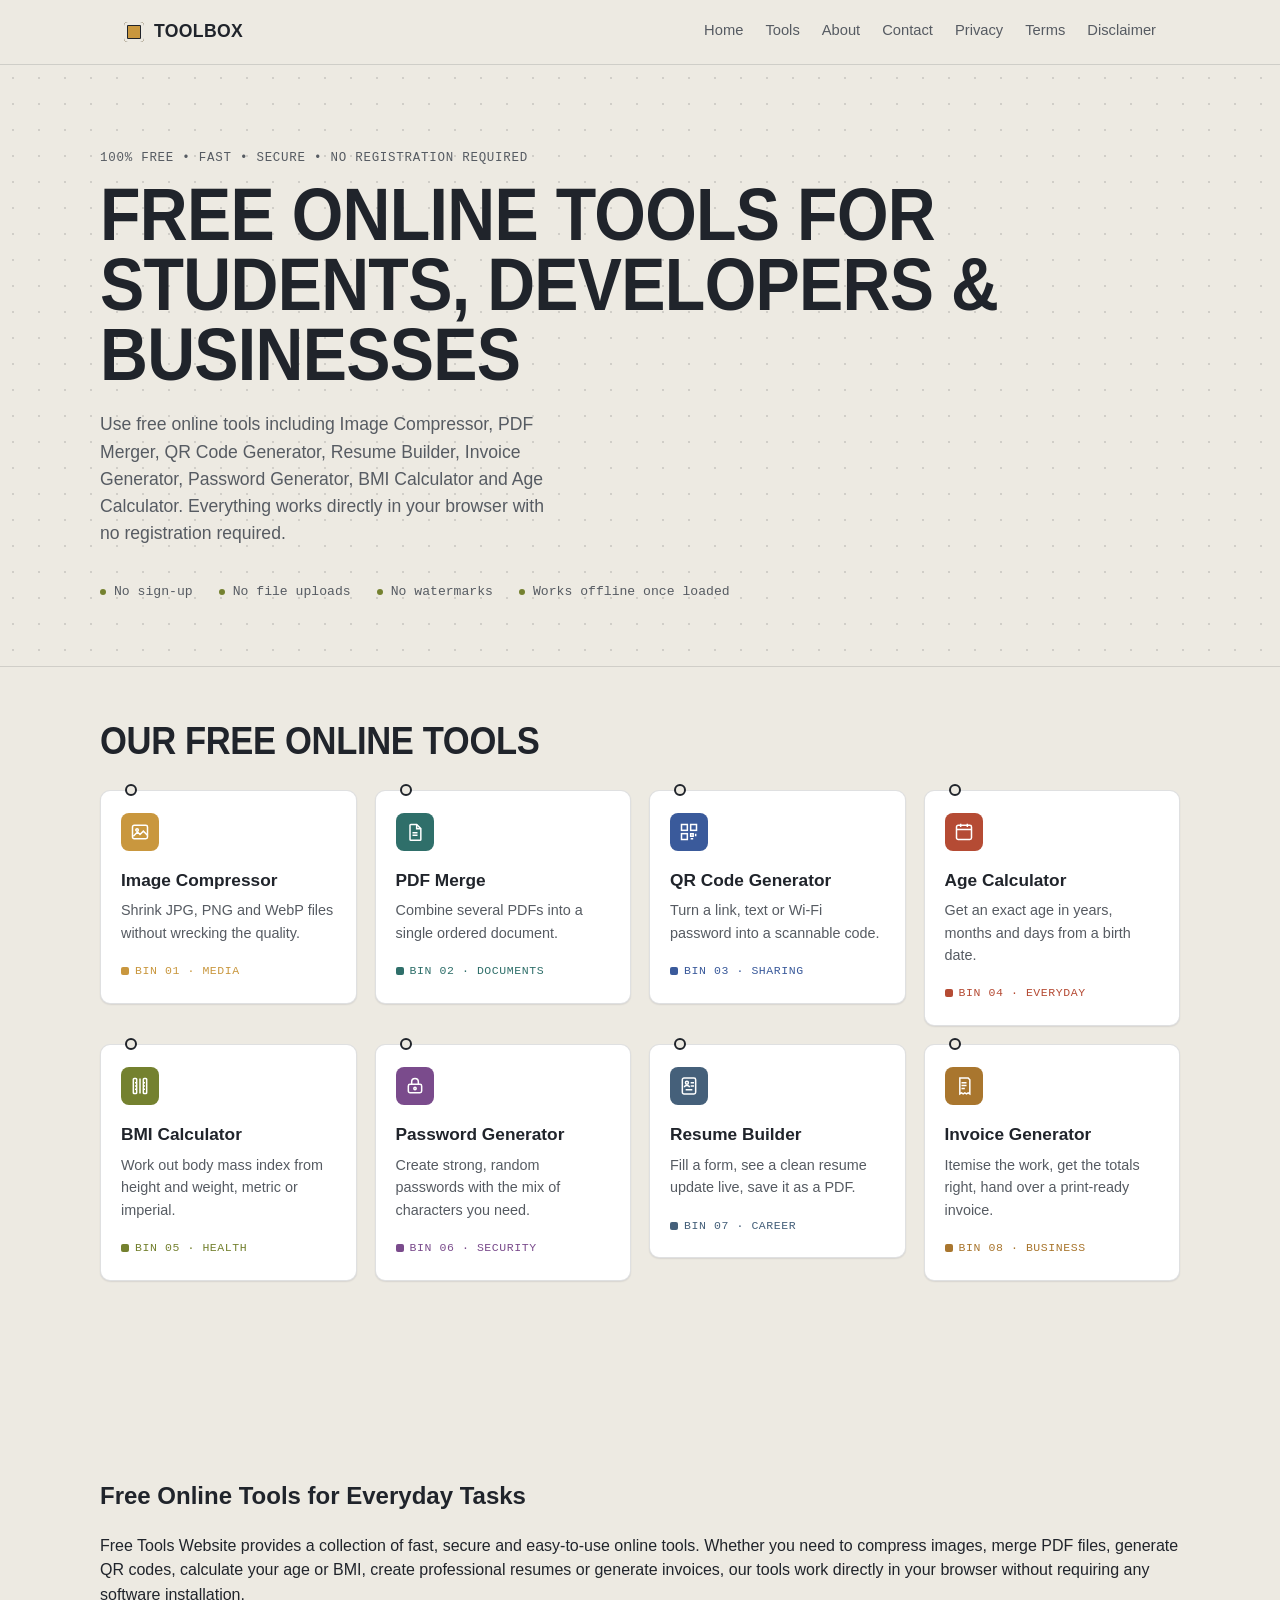
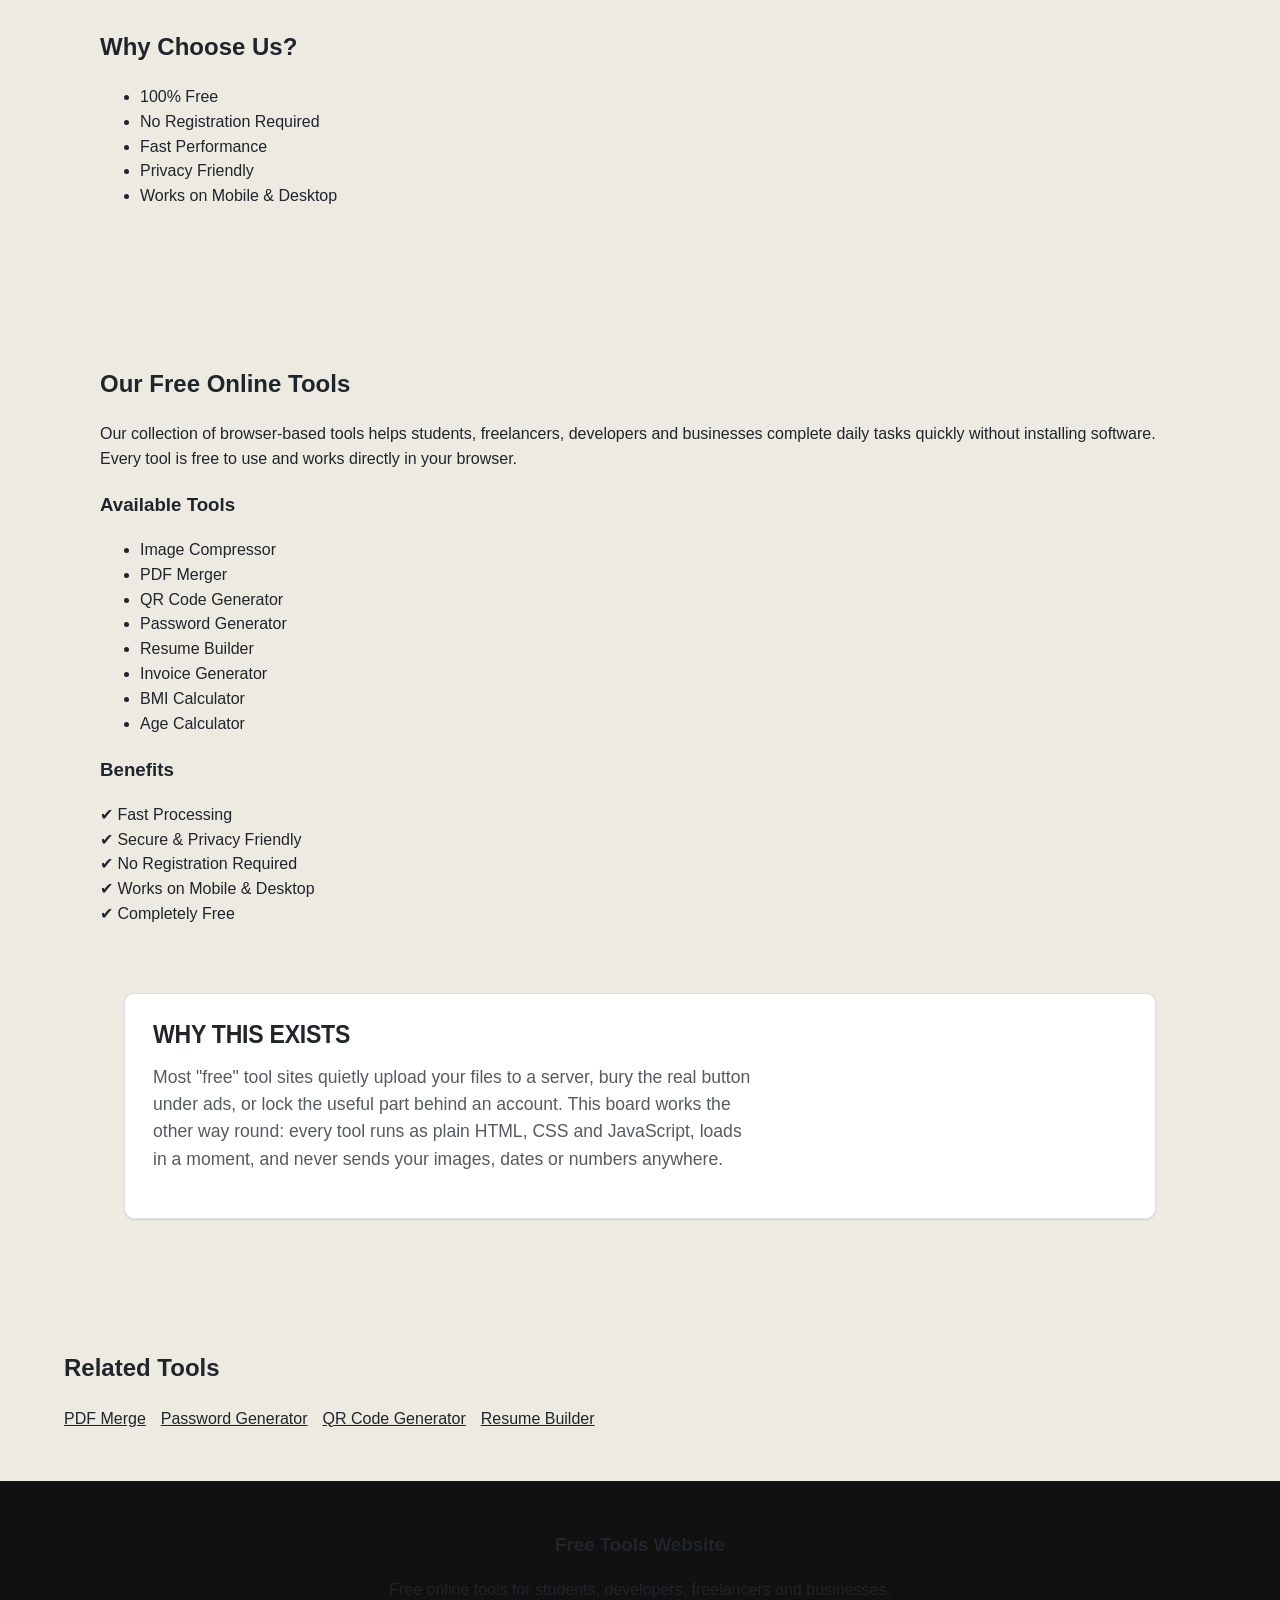
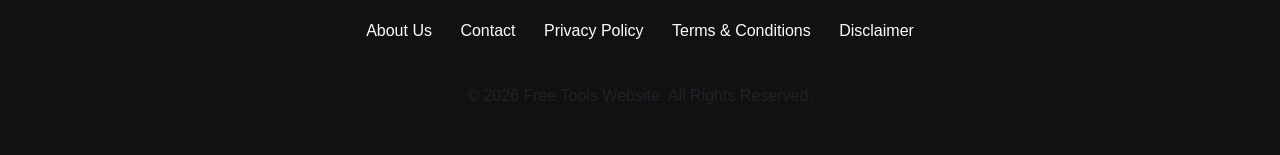
<file: index.html>
<!DOCTYPE html>
<html lang="en">
<head>

  <meta charset="UTF-8">
  <meta name="viewport" content="width=device-width, initial-scale=1.0">

  <title>Free Online Tools - Image Compressor, QR Generator, PDF Merge & More</title>

  <meta name="description" content="Free online tools including Image Compressor, PDF Merger, QR Code Generator, Password Generator, Resume Builder, Invoice Generator, BMI Calculator and Age Calculator. Fast, secure and privacy-friendly.">

  <meta name="keywords" content="free online tools, image compressor, pdf merger, qr generator, password generator, resume builder, invoice generator, bmi calculator, age calculator">

  <meta name="author" content="Free Tools Website">
  <meta name="robots" content="index,follow">

  <link rel="icon" type="image/png" href="assets/images/favicon.png">

  <link rel="canonical" href="https://free-tools-website-seven.vercel.app/">

  <!-- Google Search Console Verification -->
  <meta name="google-site-verification" content="QTW__8ky2SDK4-sLA4MQkBskQH15KIL2CYyXSc1MVaE">

  <link rel="stylesheet" href="assets/css/style.css">

  <!-- Google Analytics -->
  <script async src="https://www.googletagmanager.com/gtag/js?id=G-SJSGZB5MN9"></script>

  <script>
    window.dataLayer = window.dataLayer || [];

    function gtag() {
      dataLayer.push(arguments);
    }

    gtag('js', new Date());

    gtag('config', 'G-SJSGZB5MN9');
  </script>

  <!-- Structured Data -->
  <script type="application/ld+json">
  {
    "@context": "https://schema.org",
    "@type": "WebSite",
    "name": "Free Tools Website",
    "url": "https://free-tools-website-seven.vercel.app/"
  }
  </script>

  <!-- Open Graph -->
  <meta property="og:title" content="Free Online Tools">
  <meta property="og:description" content="Free browser-based tools for students, developers and professionals.">
  <meta property="og:type" content="website">
  <meta property="og:url" content="https://free-tools-website-seven.vercel.app/">
  <meta property="og:image" content="https://free-tools-website-seven.vercel.app/assets/images/preview.png">

  <!-- Twitter -->
  <meta name="twitter:card" content="summary_large_image">
  <meta name="twitter:title" content="Free Online Tools">
  <meta name="twitter:description" content="Fast and free browser-based online tools.">
  <meta name="twitter:image" content="https://free-tools-website-seven.vercel.app/assets/images/preview.png">

</head>
<body>

<header class="site-header">
  <div class="wrap">
    <a class="logo" href="index.html">
      <span class="logo-mark" aria-hidden="true"></span>
      Toolbox
    </a>
   <nav class="site-nav" aria-label="Primary">
<a href="index.html">Home</a>
<a href="#tools">Tools</a>
<a href="about.html">About</a>
<a href="contact.html">Contact</a>
<a href="privacy-policy.html">Privacy</a>
<a href="terms-and-conditions.html">Terms</a>
<a href="disclaimer.html">Disclaimer</a>
</nav>
  </div>
</header>

<main>

  <section class="pegboard">
    <div class="wrap home-hero">
      <p class="eyebrow">100% Free • Fast • Secure • No Registration Required</p>
     <h1 class="display">
Free Online Tools for Students, Developers & Businesses
</h1>

      <p class="lede">Use free online tools including Image Compressor, PDF Merger,
QR Code Generator, Resume Builder, Invoice Generator,
Password Generator, BMI Calculator and Age Calculator.
Everything works directly in your browser with no registration required.</p>
      <div class="trust-row">
        <span>No sign-up</span>
        <span>No file uploads</span>
        <span>No watermarks</span>
        <span>Works offline once loaded</span>
      </div>
    </div>
  </section>

  <section class="tools-section wrap" id="tools">
    <h2 class="display display--sm">
Our Free Online Tools
</h2>

    <ul class="tools-grid">

      <li>
        <a class="tool-card tool-card--image" href="tools/image-compressor.html">
          <span class="icon" aria-hidden="true">
            <svg viewBox="0 0 24 24"><rect x="3" y="4" width="18" height="16" rx="2"/><circle cx="8.5" cy="9.5" r="1.5"/><path d="M21 16l-5-5-4 4-3-3-5 5"/></svg>
          </span>
          <h3>Image Compressor</h3>
          <p>Shrink JPG, PNG and WebP files without wrecking the quality.</p>
          <span class="bin-tag">Bin 01 &middot; Media</span>
        </a>
      </li>

      <li>
        <a class="tool-card tool-card--pdf" href="tools/pdf-merge.html">
          <span class="icon" aria-hidden="true">
            <svg viewBox="0 0 24 24"><path d="M7 3h7l5 5v13a1 1 0 0 1-1 1H7a1 1 0 0 1-1-1V4a1 1 0 0 1 1-1z"/><path d="M14 3v5h5"/><path d="M9 13h6M9 16h6"/></svg>
          </span>
          <h3>PDF Merge</h3>
          <p>Combine several PDFs into a single ordered document.</p>
          <span class="bin-tag">Bin 02 &middot; Documents</span>
        </a>
      </li>

      <li>
        <a class="tool-card tool-card--qr" href="tools/qr-generator.html">
          <span class="icon" aria-hidden="true">
            <svg viewBox="0 0 24 24"><rect x="3" y="3" width="7" height="7"/><rect x="14" y="3" width="7" height="7"/><rect x="3" y="14" width="7" height="7"/><path d="M14 14h3v3h-3zM20 14v3M14 20h3M20 20v.01"/></svg>
          </span>
          <h3>QR Code Generator</h3>
          <p>Turn a link, text or Wi-Fi password into a scannable code.</p>
          <span class="bin-tag">Bin 03 &middot; Sharing</span>
        </a>
      </li>

      <li>
        <a class="tool-card tool-card--age" href="tools/age-calculator.html">
          <span class="icon" aria-hidden="true">
            <svg viewBox="0 0 24 24"><rect x="3" y="4" width="18" height="17" rx="2"/><path d="M3 9h18M8 2v4M16 2v4"/><path d="M8 14h.01M12 14h.01M16 14h.01M8 18h.01M12 18h.01"/></svg>
          </span>
          <h3>Age Calculator</h3>
          <p>Get an exact age in years, months and days from a birth date.</p>
          <span class="bin-tag">Bin 04 &middot; Everyday</span>
        </a>
      </li>

      <li>
        <a class="tool-card tool-card--bmi" href="tools/bmi-calculator.html">
          <span class="icon" aria-hidden="true">
            <svg viewBox="0 0 24 24"><path d="M12 3v18M6 8h2M6 12h2M6 16h2M16 8h2M16 12h2M16 16h2"/><rect x="4" y="3" width="4" height="18" rx="1"/><rect x="16" y="3" width="4" height="18" rx="1"/></svg>
          </span>
          <h3>BMI Calculator</h3>
          <p>Work out body mass index from height and weight, metric or imperial.</p>
          <span class="bin-tag">Bin 05 &middot; Health</span>
        </a>
      </li>

      <li>
        <a class="tool-card tool-card--password" href="tools/password-generator.html">
          <span class="icon" aria-hidden="true">
            <svg viewBox="0 0 24 24"><rect x="4" y="10" width="16" height="10" rx="2"/><path d="M8 10V7a4 4 0 0 1 8 0v3"/><circle cx="12" cy="15" r="1.4"/></svg>
          </span>
          <h3>Password Generator</h3>
          <p>Create strong, random passwords with the mix of characters you need.</p>
          <span class="bin-tag">Bin 06 &middot; Security</span>
        </a>
      </li>

      <li>
        <a class="tool-card tool-card--resume" href="tools/resume-builder.html">
          <span class="icon" aria-hidden="true">
            <svg viewBox="0 0 24 24"><rect x="4" y="2.5" width="16" height="19" rx="2"/><circle cx="9.5" cy="8" r="1.8"/><path d="M6.5 13.5c0-1.4 1.3-2.2 3-2.2s3 .8 3 2.2M14 8h4M14 12h4M8 16.5h8"/></svg>
          </span>
          <h3>Resume Builder</h3>
          <p>Fill a form, see a clean resume update live, save it as a PDF.</p>
          <span class="bin-tag">Bin 07 &middot; Career</span>
        </a>
      </li>

      <li>
        <a class="tool-card tool-card--invoice" href="tools/invoice-generator.html">
          <span class="icon" aria-hidden="true">
            <svg viewBox="0 0 24 24"><path d="M7 2.5h10l2 2v17l-2-1.3-2 1.3-2-1.3-2 1.3-2-1.3-2 1.3v-17z"/><path d="M9 8h6M9 11.5h6M9 15h4"/></svg>
          </span>
          <h3>Invoice Generator</h3>
          <p>Itemise the work, get the totals right, hand over a print-ready invoice.</p>
          <span class="bin-tag">Bin 08 &middot; Business</span>
        </a>
      </li>

    </ul>
  </section>
<section class="wrap" style="padding:70px 0;">

<h2>Free Online Tools for Everyday Tasks</h2>

<p>
Free Tools Website provides a collection of fast, secure and easy-to-use online tools.
Whether you need to compress images, merge PDF files, generate QR codes,
calculate your age or BMI, create professional resumes or generate invoices,
our tools work directly in your browser without requiring any software installation.
</p>

<h2>Why Choose Us?</h2>

<ul>
<li>100% Free</li>
<li>No Registration Required</li>
<li>Fast Performance</li>
<li>Privacy Friendly</li>
<li>Works on Mobile & Desktop</li>
</ul>

</section>
<section class="wrap" style="padding:50px 0;">

<h2>Our Free Online Tools</h2>

<p>
Our collection of browser-based tools helps students, freelancers,
developers and businesses complete daily tasks quickly without installing
software. Every tool is free to use and works directly in your browser.
</p>

<h3>Available Tools</h3>

<ul>
<li>Image Compressor</li>
<li>PDF Merger</li>
<li>QR Code Generator</li>
<li>Password Generator</li>
<li>Resume Builder</li>
<li>Invoice Generator</li>
<li>BMI Calculator</li>
<li>Age Calculator</li>
</ul>

<h3>Benefits</h3>

<p>
✔ Fast Processing<br>
✔ Secure & Privacy Friendly<br>
✔ No Registration Required<br>
✔ Works on Mobile & Desktop<br>
✔ Completely Free
</p>

</section>
  <section class="wrap" id="about" style="padding-bottom: 90px;">
    <div class="panel">
      <h2 class="display display--xs">Why this exists</h2>
      <p class="lede" style="max-width: 62ch;">Most "free" tool sites quietly upload your files to a server, bury the real button under ads, or lock the useful part behind an account. This board works the other way round: every tool runs as plain HTML, CSS and JavaScript, loads in a moment, and never sends your images, dates or numbers anywhere.</p>
    </div>
  </section>

</main>

<section class="related-tools wrap">

  <h2>Related Tools</h2>

  <ul>
    <li>
      <a href="tools/pdf-merge.html">PDF Merge</a>
    </li>

    <li>
      <a href="tools/password-generator.html">Password Generator</a>
    </li>

    <li>
      <a href="tools/qr-generator.html">QR Code Generator</a>
    </li>

    <li>
      <a href="tools/resume-builder.html">Resume Builder</a>
    </li>
  </ul>

</section>

<footer class="footer">

  <div class="wrap">

    <h3>Free Tools Website</h3>

    <p>
      Free online tools for students, developers, freelancers and businesses.
    </p>

    <div class="footer-links">

      <a href="about.html">About Us</a>

      <a href="contact.html">Contact</a>

      <a href="privacy-policy.html">Privacy Policy</a>

      <a href="terms-and-conditions.html">Terms &amp; Conditions</a>

      <a href="disclaimer.html">Disclaimer</a>

    </div>

    <br>

    <p>
      © 2026 Free Tools Website. All Rights Reserved.
    </p>

  </div>

</footer>

</body>
</html>
</file>
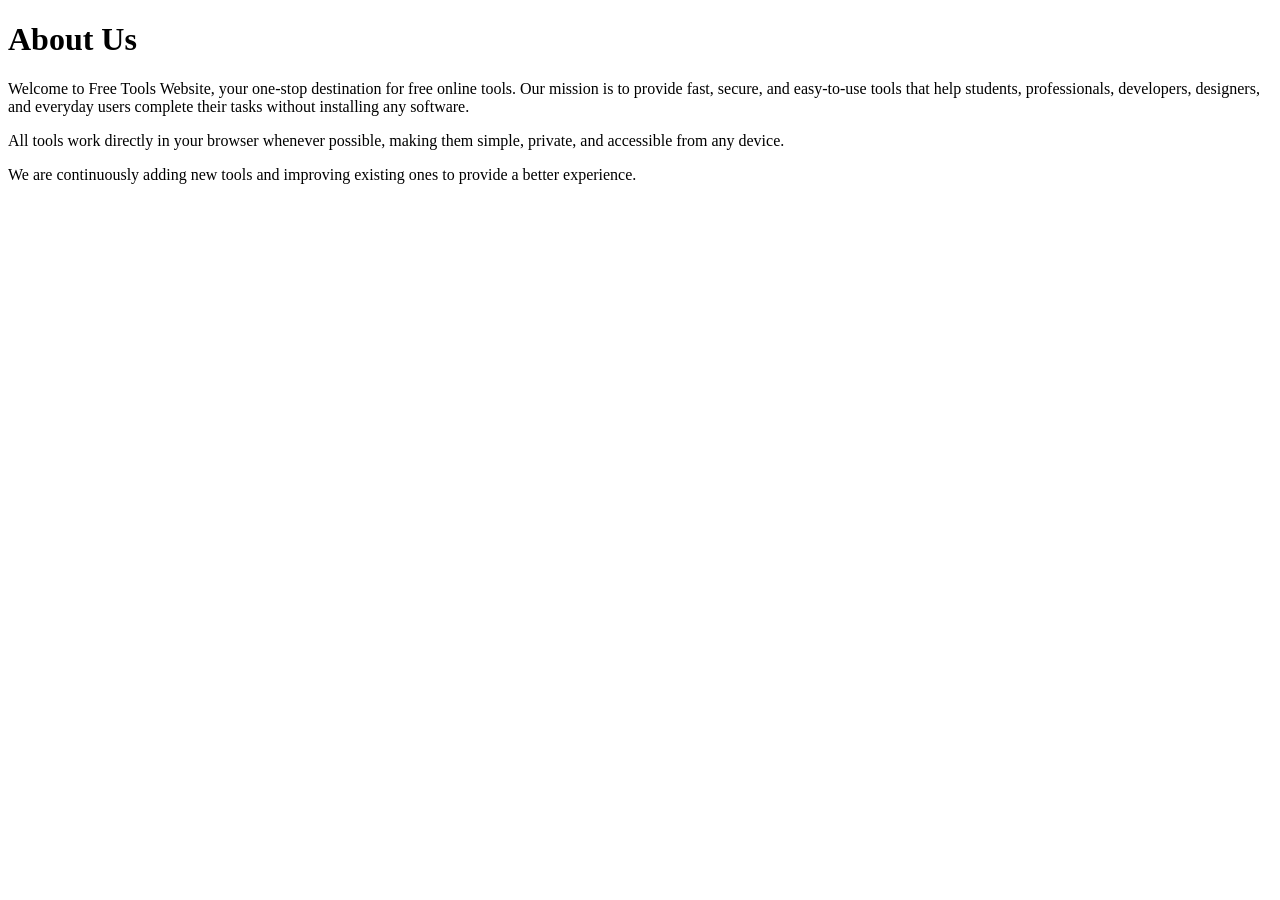
<file: about.html>
<!DOCTYPE html>
<html lang="en">
<head>
    <meta charset="UTF-8">
    <meta name="viewport" content="width=device-width, initial-scale=1.0">
    <title>About Us - Free Online Tools</title>
</head>
<body>

<h1>About Us</h1>

<p>
Welcome to Free Tools Website, your one-stop destination for free online tools.
Our mission is to provide fast, secure, and easy-to-use tools that help students,
professionals, developers, designers, and everyday users complete their tasks without installing any software.
</p>

<p>
All tools work directly in your browser whenever possible, making them simple,
private, and accessible from any device.
</p>

<p>
We are continuously adding new tools and improving existing ones to provide a better experience.
</p>

</body>
</html>
</file>
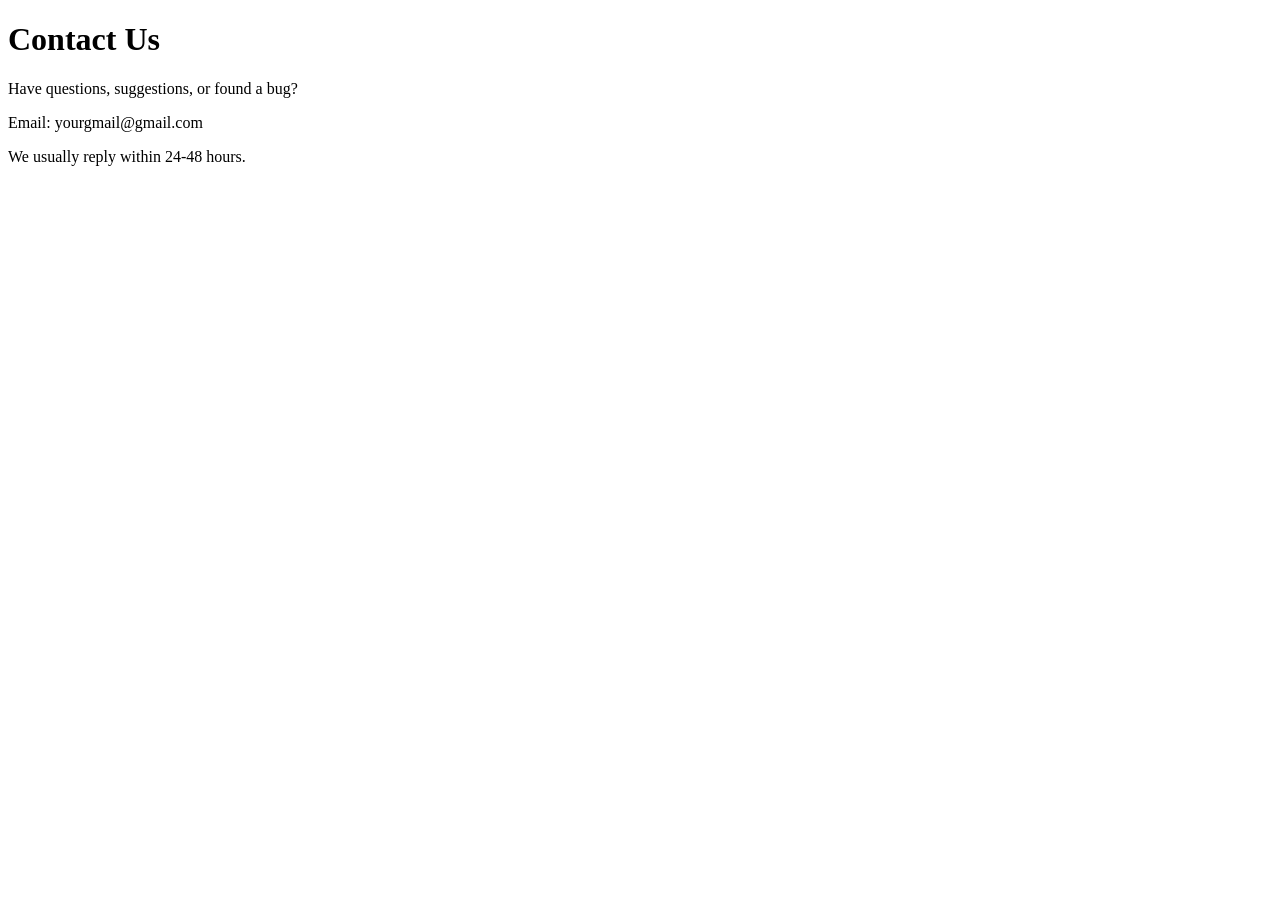
<file: contact.html>
<!DOCTYPE html>
<html>
<head>
<title>Contact Us - Free Online Tools</title>
</head>
<body>

<h1>Contact Us</h1>

<p>
Have questions, suggestions, or found a bug?
</p>

<p>
Email:
yourgmail@gmail.com
</p>

<p>
We usually reply within 24-48 hours.
</p>

</body>
</html>
</file>
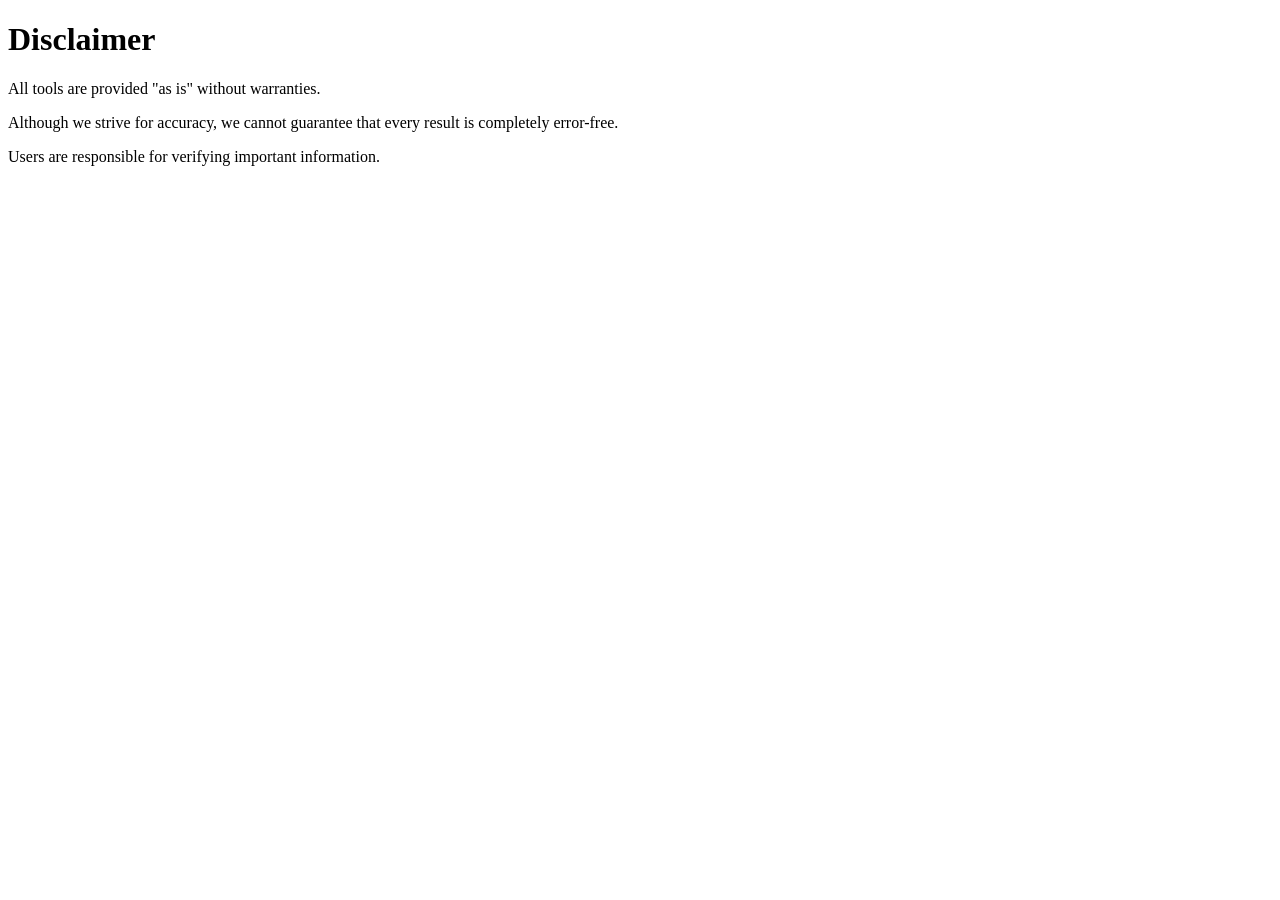
<file: disclaimer.html>
<!DOCTYPE html>
<html>
<head>
<title>Disclaimer - Free Online Tools</title>
</head>
<body>

<h1>Disclaimer</h1>

<p>
All tools are provided "as is" without warranties.
</p>

<p>
Although we strive for accuracy,
we cannot guarantee that every result is completely error-free.
</p>

<p>
Users are responsible for verifying important information.
</p>

</body>
</html>
</file>
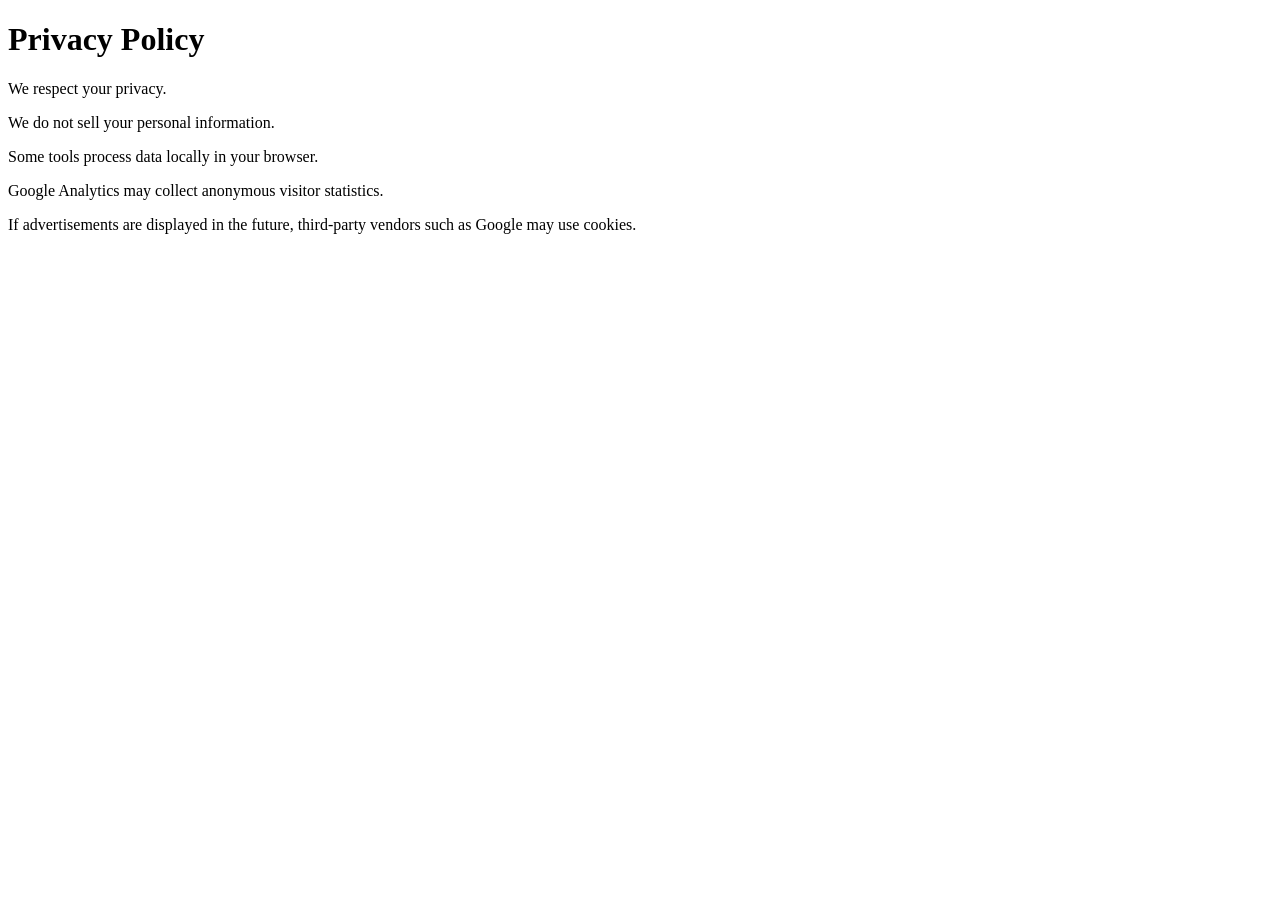
<file: privacy-policy.html>
<!DOCTYPE html>
<html>
<head>
<title>Privacy Policy - Free Online Tools</title>
</head>
<body>

<h1>Privacy Policy</h1>

<p>
We respect your privacy.
</p>

<p>
We do not sell your personal information.
</p>

<p>
Some tools process data locally in your browser.
</p>

<p>
Google Analytics may collect anonymous visitor statistics.
</p>

<p>
If advertisements are displayed in the future,
third-party vendors such as Google may use cookies.
</p>

</body>
</html>
</file>
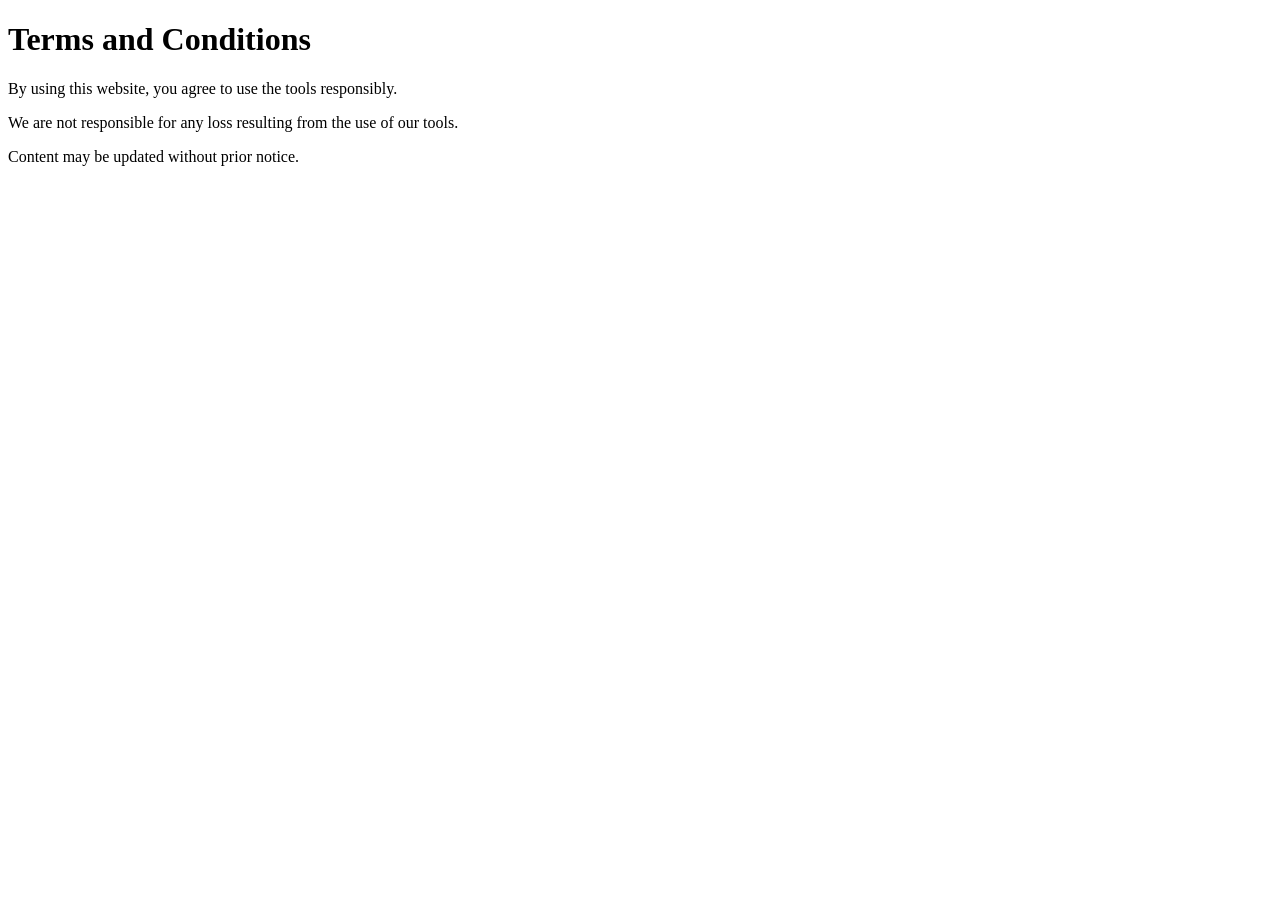
<file: terms-and-conditions.html>
<!DOCTYPE html>
<html>
<head>
<title>Terms and Conditions - Free Online Tools</title>
</head>
<body>

<h1>Terms and Conditions</h1>

<p>
By using this website,
you agree to use the tools responsibly.
</p>

<p>
We are not responsible for any loss resulting from the use of our tools.
</p>

<p>
Content may be updated without prior notice.
</p>

</body>
</html>
</file>
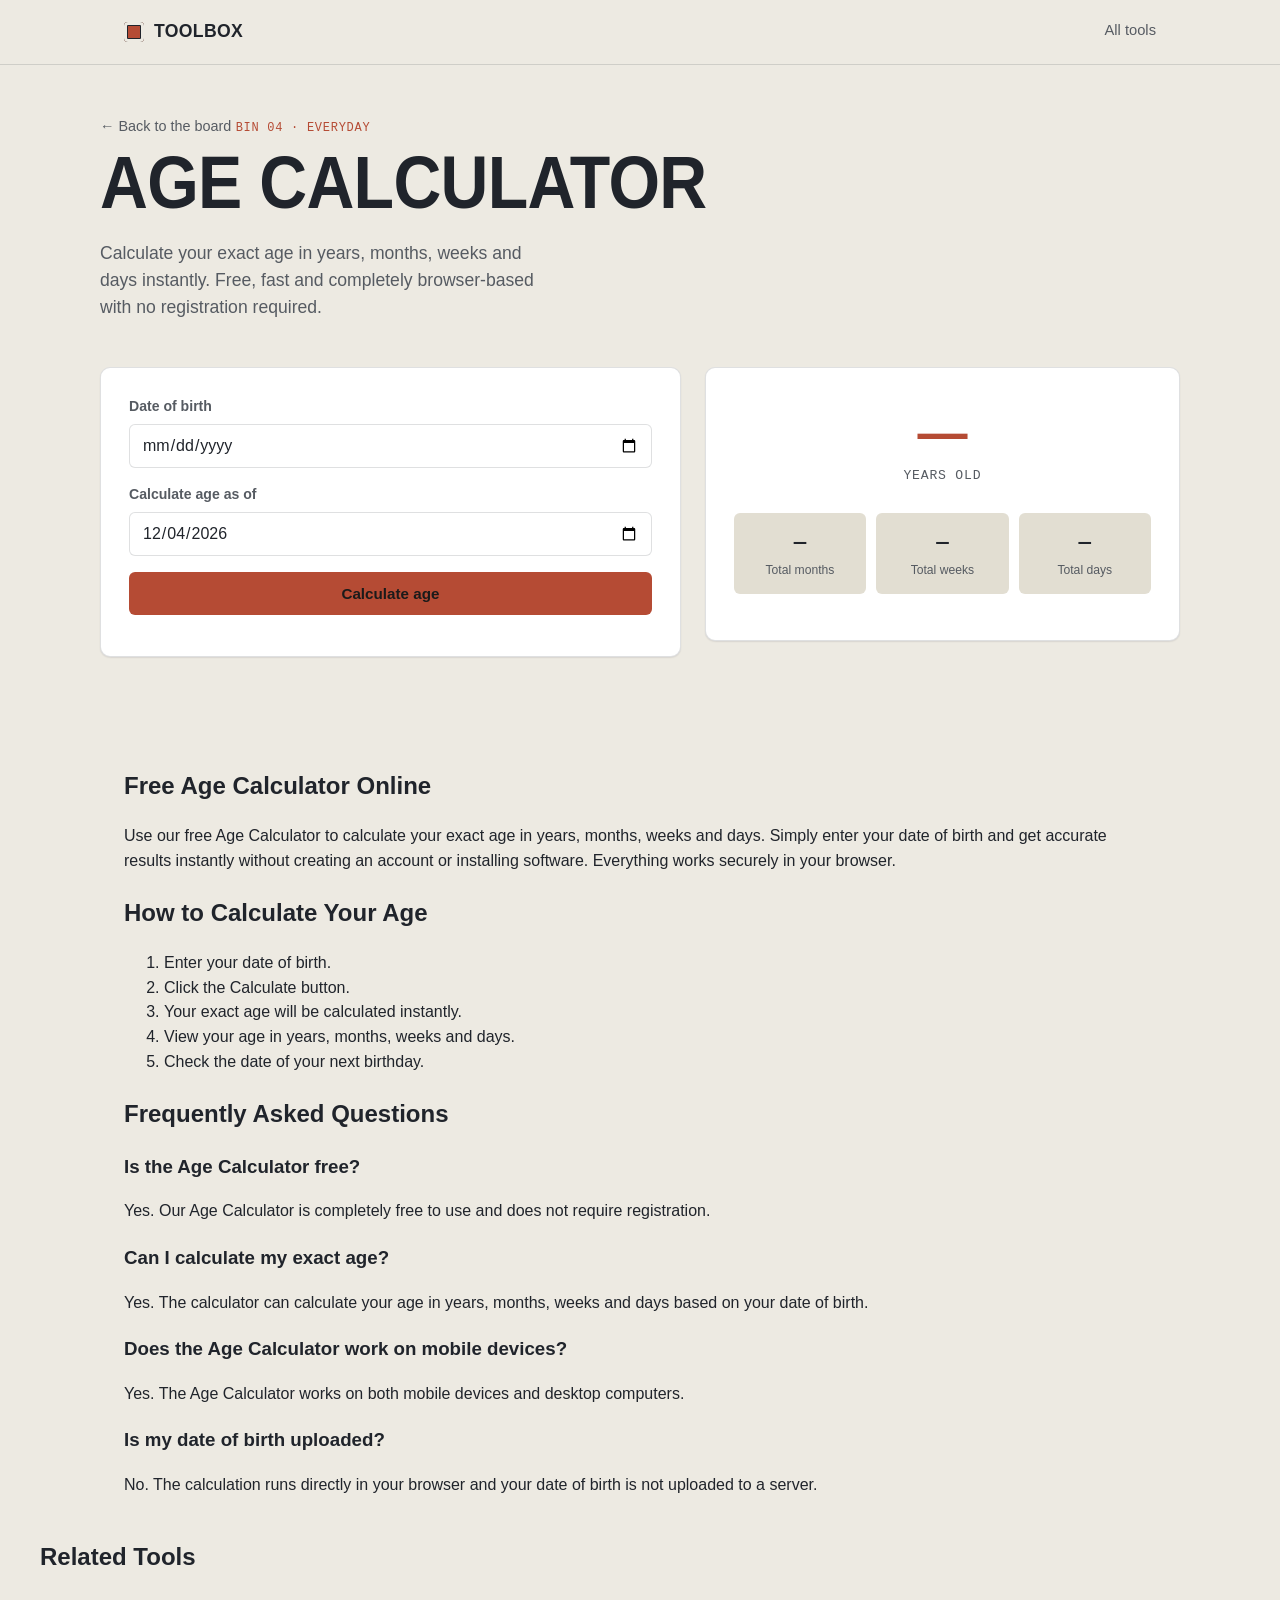
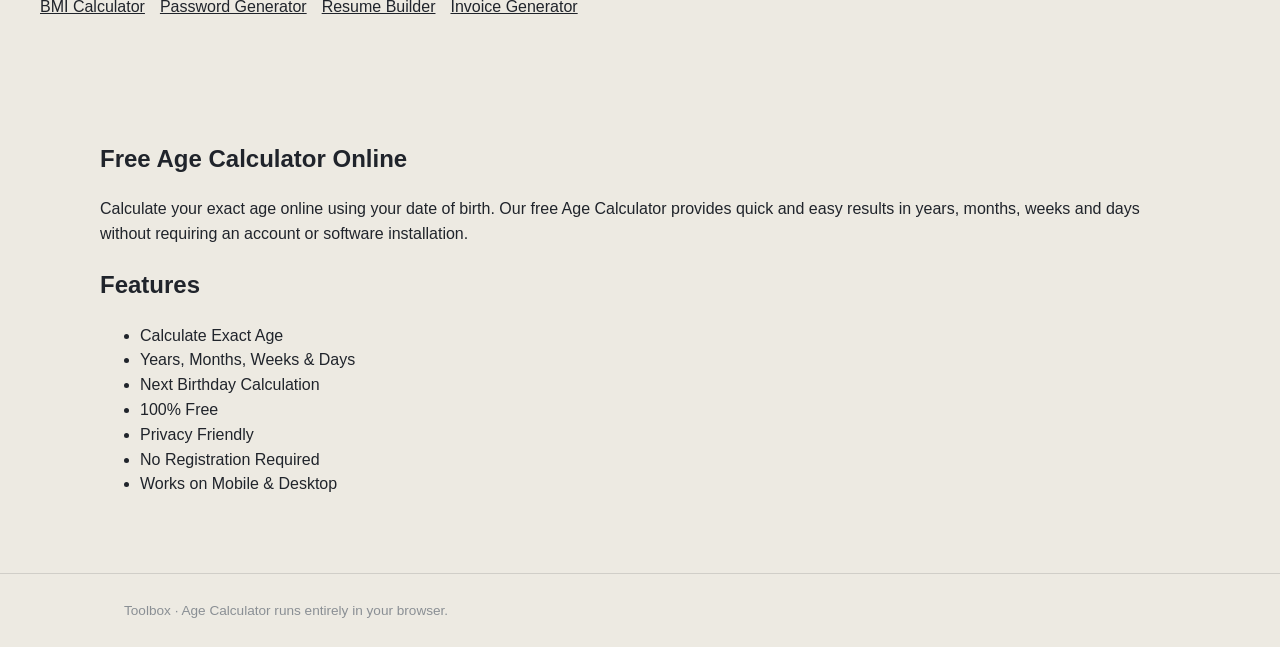
<file: tools/age-calculator.html>
<!DOCTYPE html>
<html lang="en">

<head>

  <meta charset="UTF-8">
  <meta name="viewport" content="width=device-width, initial-scale=1.0">

  <title>Free Age Calculator Online - Calculate Your Exact Age</title>

  <meta name="description"
    content="Calculate your exact age in years, months and days with our free online Age Calculator. Fast, accurate and easy to use.">

  <meta name="keywords"
    content="age calculator, calculate age online, exact age calculator, birthday calculator, age in years months days, free age calculator">

  <meta name="author" content="Free Tools Website">
  <meta name="robots" content="index,follow">

  <link rel="icon" type="image/png" href="../assets/images/favicon.png">

  <link rel="canonical" href="https://free-tools-website-seven.vercel.app/tools/age-calculator.html">

  <link rel="stylesheet" href="../assets/css/style.css">

  <style>
    :root {
      --accent: var(--bin-age);
    }
  </style>

  <!-- Google tag (gtag.js) -->
  <script async src="https://www.googletagmanager.com/gtag/js?id=G-SJSGZB5MN9"></script>
  <script>
    window.dataLayer = window.dataLayer || [];
    function gtag() { dataLayer.push(arguments); }
    gtag('js', new Date());

    gtag('config', 'G-SJSGZB5MN9');
  </script>

  <!-- Open Graph -->
  <meta property="og:title" content="Free Age Calculator Online">
  <meta property="og:description"
    content="Calculate your exact age in years, months and days instantly with our free online Age Calculator.">
  <meta property="og:type" content="website">
  <meta property="og:url" content="https://free-tools-website-seven.vercel.app/tools/age-calculator.html">
  <meta property="og:image" content="https://free-tools-website-seven.vercel.app/assets/images/preview.png">

  <!-- Twitter -->
  <meta name="twitter:card" content="summary_large_image">
  <meta name="twitter:title" content="Free Age Calculator Online">
  <meta name="twitter:description" content="Calculate your exact age online for free.">
  <meta name="twitter:image" content="https://free-tools-website-seven.vercel.app/assets/images/preview.png">

  <!-- Structured Data -->
  <script type="application/ld+json">
  {
    "@context": "https://schema.org",
    "@type": "WebApplication",
    "name": "Age Calculator",
    "url": "https://free-tools-website-seven.vercel.app/tools/age-calculator.html",
    "applicationCategory": "UtilityApplication",
    "operatingSystem": "Any",
    "offers": {
      "@type": "Offer",
      "price": "0",
      "priceCurrency": "USD"
    }
  }
  </script>

</head>

<body>

  <header class="site-header">
    <div class="wrap">
      <a class="logo" href="../index.html"><span class="logo-mark" aria-hidden="true"></span>Toolbox</a>
      <nav class="site-nav" aria-label="Primary"><a href="../index.html#tools">All tools</a></nav>
    </div>
  </header>

  <main>
    <section class="wrap tool-hero">
      <a class="back-link" href="../index.html">&larr; Back to the board</a>
      <p class="bin-tag" style="margin-top:14px;">Bin 04 &middot; Everyday</p>
      <h1 class="display display--sm">Age Calculator</h1>
      <p class="lede">
        Calculate your exact age in years, months, weeks and days instantly.
        Free, fast and completely browser-based with no registration required.
      </p>
    </section>

    <section class="wrap tool-body">
      <div class="tool-grid">
        <div class="panel">
          <div class="field">
            <label for="birthDate">Date of birth</label>
            <input type="date" id="birthDate">
          </div>
          <div class="field">
            <label for="asOfDate">Calculate age as of</label>
            <input type="date" id="asOfDate">
          </div>
          <button class="btn btn--accent" id="calcBtn" style="width:100%;">Calculate age</button>
          <p class="hint" id="errorMsg" style="color:var(--bin-age);"></p>
        </div>

        <div class="panel">
          <div class="stat-hero">
            <div class="stat-value" id="mainStat">—</div>
            <div class="stat-label" id="mainLabel">years old</div>
          </div>
          <div class="stat-grid">
            <div class="stat-tile">
              <div class="n" id="statMonths">—</div>
              <div class="l">Total months</div>
            </div>
            <div class="stat-tile">
              <div class="n" id="statWeeks">—</div>
              <div class="l">Total weeks</div>
            </div>
            <div class="stat-tile">
              <div class="n" id="statDays">—</div>
              <div class="l">Total days</div>
            </div>
          </div>
          <p class="hint" id="nextBirthday" style="text-align:center;margin-top:18px;"></p>
        </div>
      </div>
    </section>
  </main>

  <section class="tool-content wrap">

    <h2>Free Age Calculator Online</h2>

    <p>
      Use our free Age Calculator to calculate your exact age in years,
      months, weeks and days. Simply enter your date of birth and get
      accurate results instantly without creating an account or installing
      software. Everything works securely in your browser.
    </p>

    <h2>How to Calculate Your Age</h2>

    <ol>
      <li>Enter your date of birth.</li>
      <li>Click the Calculate button.</li>
      <li>Your exact age will be calculated instantly.</li>
      <li>View your age in years, months, weeks and days.</li>
      <li>Check the date of your next birthday.</li>
    </ol>

    <h2>Frequently Asked Questions</h2>

    <h3>Is the Age Calculator free?</h3>

    <p>
      Yes. Our Age Calculator is completely free to use and does not
      require registration.
    </p>

    <h3>Can I calculate my exact age?</h3>

    <p>
      Yes. The calculator can calculate your age in years, months, weeks
      and days based on your date of birth.
    </p>

    <h3>Does the Age Calculator work on mobile devices?</h3>

    <p>
      Yes. The Age Calculator works on both mobile devices and desktop
      computers.
    </p>

    <h3>Is my date of birth uploaded?</h3>

    <p>
      No. The calculation runs directly in your browser and your date of
      birth is not uploaded to a server.
    </p>

  </section>

  <section class="related-tools">

    <h2>Related Tools</h2>

    <ul>
      <li><a href="bmi-calculator.html">BMI Calculator</a></li>
      <li><a href="password-generator.html">Password Generator</a></li>
      <li><a href="resume-builder.html">Resume Builder</a></li>
      <li><a href="invoice-generator.html">Invoice Generator</a></li>
    </ul>

  </section>

  <section class="wrap" style="padding:60px 0;">

    <h2>Free Age Calculator Online</h2>

    <p>
      Calculate your exact age online using your date of birth. Our free
      Age Calculator provides quick and easy results in years, months,
      weeks and days without requiring an account or software installation.
    </p>

    <h2>Features</h2>

    <ul>
      <li>Calculate Exact Age</li>
      <li>Years, Months, Weeks &amp; Days</li>
      <li>Next Birthday Calculation</li>
      <li>100% Free</li>
      <li>Privacy Friendly</li>
      <li>No Registration Required</li>
      <li>Works on Mobile &amp; Desktop</li>
    </ul>

  </section>

  <footer class="site-footer">
    <div class="wrap">
      <p>Toolbox &middot; Age Calculator runs entirely in your browser.</p>
    </div>
  </footer>

  <script src="../assets/js/age-calculator.js" defer></script>

</body>

</html>
</file>
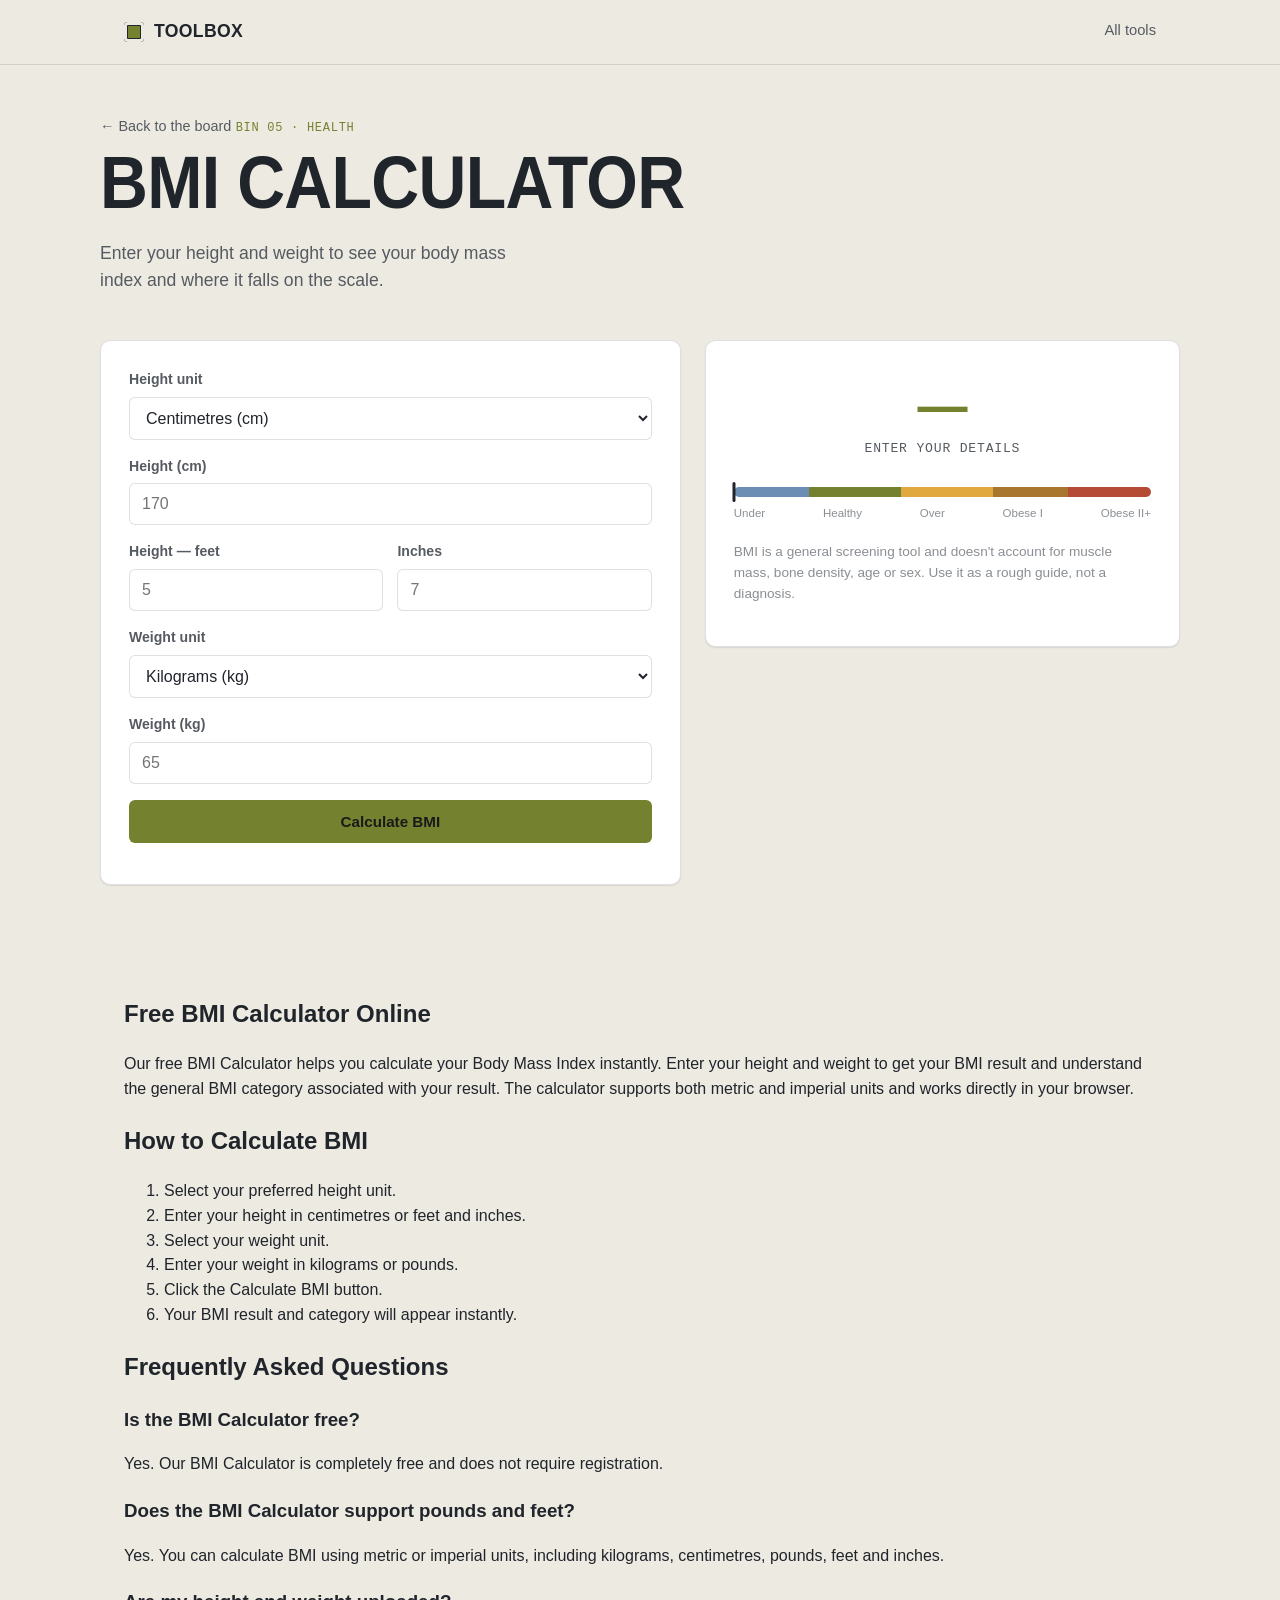
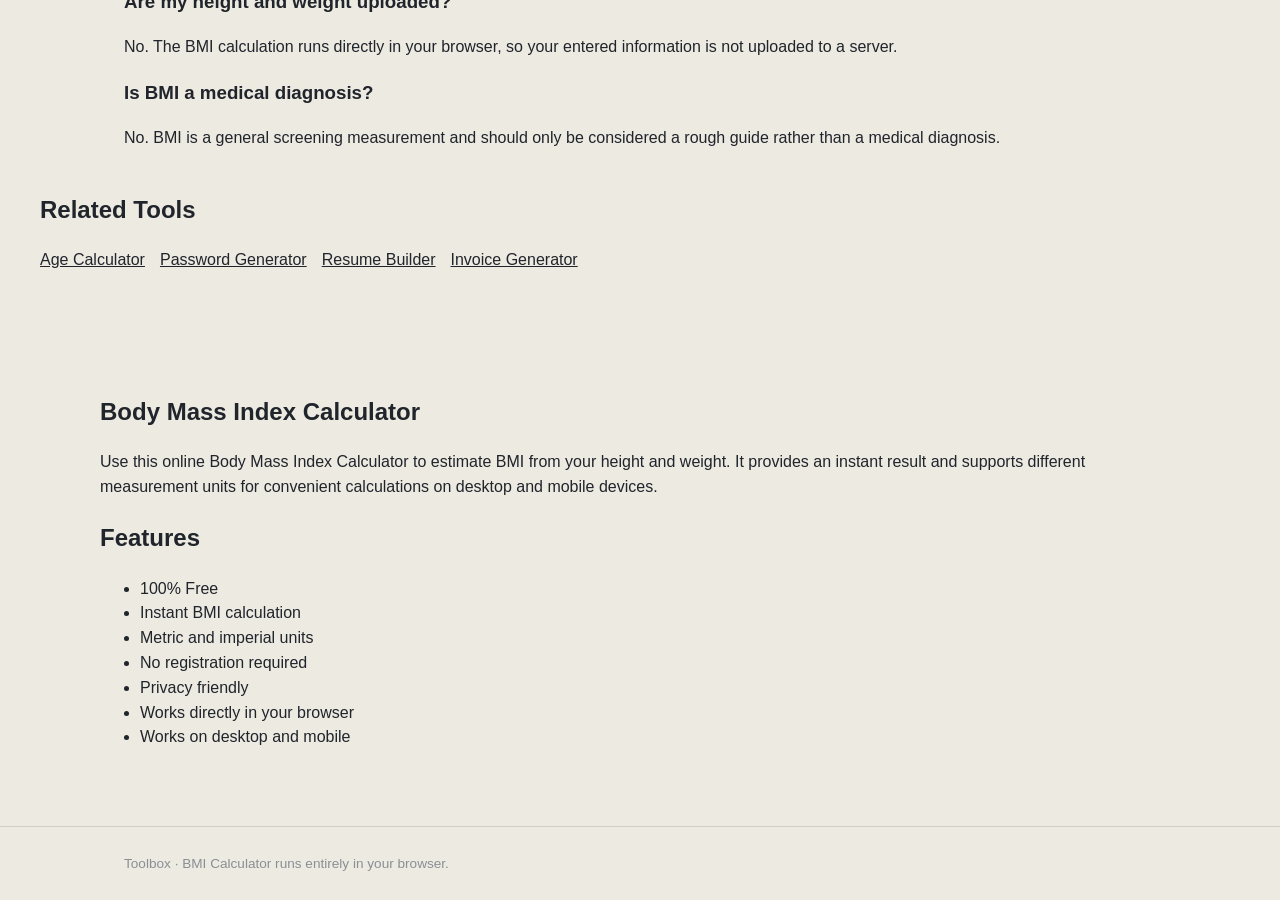
<file: tools/bmi-calculator.html>
<!DOCTYPE html>
<html lang="en">

<head>
<meta charset="UTF-8">
<meta name="viewport" content="width=device-width, initial-scale=1.0">

<title>Free BMI Calculator Online - Calculate Your Body Mass Index</title>

<meta name="description" content="Calculate your Body Mass Index (BMI) online for free using height and weight. Supports metric and imperial units with instant BMI results.">

<meta name="keywords" content="BMI calculator, free BMI calculator, calculate BMI, body mass index calculator, BMI calculator online, BMI checker">

<meta name="author" content="Free Tools Website">
<meta name="robots" content="index,follow">

<link rel="icon" type="image/png" href="../assets/images/favicon.png">

<link rel="canonical" href="https://free-tools-website-seven.vercel.app/tools/bmi-calculator.html">

<link rel="stylesheet" href="../assets/css/style.css">
<style>:root{ --accent: var(--bin-bmi); }</style>

<!-- Google tag (gtag.js) -->
<script async src="https://www.googletagmanager.com/gtag/js?id=G-SJSGZB5MN9"></script>
<script>
  window.dataLayer = window.dataLayer || [];
  function gtag(){dataLayer.push(arguments);}
  gtag('js', new Date());

  gtag('config', 'G-SJSGZB5MN9');
</script>

<!-- Open Graph -->
<meta property="og:title" content="Free BMI Calculator Online">
<meta property="og:description" content="Calculate your Body Mass Index using height and weight with our free online BMI Calculator.">
<meta property="og:type" content="website">
<meta property="og:url" content="https://free-tools-website-seven.vercel.app/tools/bmi-calculator.html">
<meta property="og:image" content="https://free-tools-website-seven.vercel.app/assets/images/preview.png">

<!-- Twitter -->
<meta name="twitter:card" content="summary_large_image">
<meta name="twitter:title" content="Free BMI Calculator Online">
<meta name="twitter:description" content="Calculate your BMI instantly using height and weight.">
<meta name="twitter:image" content="https://free-tools-website-seven.vercel.app/assets/images/preview.png">

<!-- Structured Data -->
<script type="application/ld+json">
{
  "@context": "https://schema.org",
  "@type": "WebApplication",
  "name": "BMI Calculator",
  "url": "https://free-tools-website-seven.vercel.app/tools/bmi-calculator.html",
  "applicationCategory": "HealthApplication",
  "operatingSystem": "Any",
  "offers": {
    "@type": "Offer",
    "price": "0",
    "priceCurrency": "USD"
  }
}
</script>

</head>
<body>

  <header class="site-header">
    <div class="wrap">
      <a class="logo" href="../index.html"><span class="logo-mark" aria-hidden="true"></span>Toolbox</a>
      <nav class="site-nav" aria-label="Primary"><a href="../index.html#tools">All tools</a></nav>
    </div>
  </header>

  <main>
    <section class="wrap tool-hero">
      <a class="back-link" href="../index.html">&larr; Back to the board</a>
      <p class="bin-tag" style="margin-top:14px;">Bin 05 &middot; Health</p>
      <h1 class="display display--sm">BMI Calculator</h1>
      <p class="lede">Enter your height and weight to see your body mass index and where it falls on the scale.</p>
    </section>

    <section class="wrap tool-body">
      <div class="tool-grid">
        <div class="panel">
          <div class="field">
            <label for="heightUnit">Height unit</label>
            <select id="heightUnit">
              <option value="cm">Centimetres (cm)</option>
              <option value="ftin">Feet &amp; inches</option>
            </select>
          </div>

          <div class="field" data-height-panel="cm">
            <label for="heightCm">Height (cm)</label>
            <input type="number" id="heightCm" placeholder="170" min="0">
          </div>
          <div class="field-row" data-height-panel="ftin" hidden>
            <div class="field">
              <label for="heightFt">Height — feet</label>
              <input type="number" id="heightFt" placeholder="5" min="0">
            </div>
            <div class="field">
              <label for="heightIn">Inches</label>
              <input type="number" id="heightIn" placeholder="7" min="0" max="11">
            </div>
          </div>

          <div class="field">
            <label for="weightUnit">Weight unit</label>
            <select id="weightUnit">
              <option value="kg">Kilograms (kg)</option>
              <option value="lb">Pounds (lb)</option>
            </select>
          </div>
          <div class="field">
            <label for="weightValue" id="weightLabel">Weight (kg)</label>
            <input type="number" id="weightValue" placeholder="65" min="0">
          </div>

          <button class="btn btn--accent" id="calcBtn" style="width:100%;">Calculate BMI</button>
          <p class="hint" id="errorMsg" style="color:var(--bin-age);"></p>
        </div>

        <div class="panel">
          <div class="stat-hero">
            <div class="stat-value" id="bmiValue">—</div>
            <div class="stat-label" id="bmiCategory">Enter your details</div>
          </div>
          <div class="bmi-scale">
            <div class="bmi-bar">
              <div class="bmi-marker" id="bmiMarker" style="left:0%;"></div>
            </div>
            <div class="bmi-labels">
              <span>Under</span><span>Healthy</span><span>Over</span><span>Obese I</span><span>Obese II+</span>
            </div>
          </div>
          <p class="hint" style="margin-top:18px;">BMI is a general screening tool and doesn't account for muscle mass,
            bone density, age or sex. Use it as a rough guide, not a diagnosis.</p>
        </div>
      </div>
    </section>
  </main>

<section class="tool-content wrap">

  <h2>Free BMI Calculator Online</h2>

  <p>
    Our free BMI Calculator helps you calculate your Body Mass Index instantly.
    Enter your height and weight to get your BMI result and understand the
    general BMI category associated with your result. The calculator supports
    both metric and imperial units and works directly in your browser.
  </p>

  <h2>How to Calculate BMI</h2>

  <ol>
    <li>Select your preferred height unit.</li>
    <li>Enter your height in centimetres or feet and inches.</li>
    <li>Select your weight unit.</li>
    <li>Enter your weight in kilograms or pounds.</li>
    <li>Click the Calculate BMI button.</li>
    <li>Your BMI result and category will appear instantly.</li>
  </ol>

  <h2>Frequently Asked Questions</h2>

  <h3>Is the BMI Calculator free?</h3>
  <p>
    Yes. Our BMI Calculator is completely free and does not require
    registration.
  </p>

  <h3>Does the BMI Calculator support pounds and feet?</h3>
  <p>
    Yes. You can calculate BMI using metric or imperial units, including
    kilograms, centimetres, pounds, feet and inches.
  </p>

  <h3>Are my height and weight uploaded?</h3>
  <p>
    No. The BMI calculation runs directly in your browser, so your entered
    information is not uploaded to a server.
  </p>

  <h3>Is BMI a medical diagnosis?</h3>
  <p>
    No. BMI is a general screening measurement and should only be considered
    a rough guide rather than a medical diagnosis.
  </p>

</section>

<section class="related-tools">

  <h2>Related Tools</h2>

  <ul>
    <li><a href="age-calculator.html">Age Calculator</a></li>
    <li><a href="password-generator.html">Password Generator</a></li>
    <li><a href="resume-builder.html">Resume Builder</a></li>
    <li><a href="invoice-generator.html">Invoice Generator</a></li>
  </ul>

</section>

<section class="wrap" style="padding:60px 0;">

  <h2>Body Mass Index Calculator</h2>

  <p>
    Use this online Body Mass Index Calculator to estimate BMI from your
    height and weight. It provides an instant result and supports different
    measurement units for convenient calculations on desktop and mobile
    devices.
  </p>

  <h2>Features</h2>

  <ul>
    <li>100% Free</li>
    <li>Instant BMI calculation</li>
    <li>Metric and imperial units</li>
    <li>No registration required</li>
    <li>Privacy friendly</li>
    <li>Works directly in your browser</li>
    <li>Works on desktop and mobile</li>
  </ul>

</section>

<footer class="site-footer">
  <div class="wrap">
    <p>Toolbox &middot; BMI Calculator runs entirely in your browser.</p>
  </div>
</footer>

<script src="../assets/js/bmi-calculator.js" defer></script>

</body>
</html>
</file>
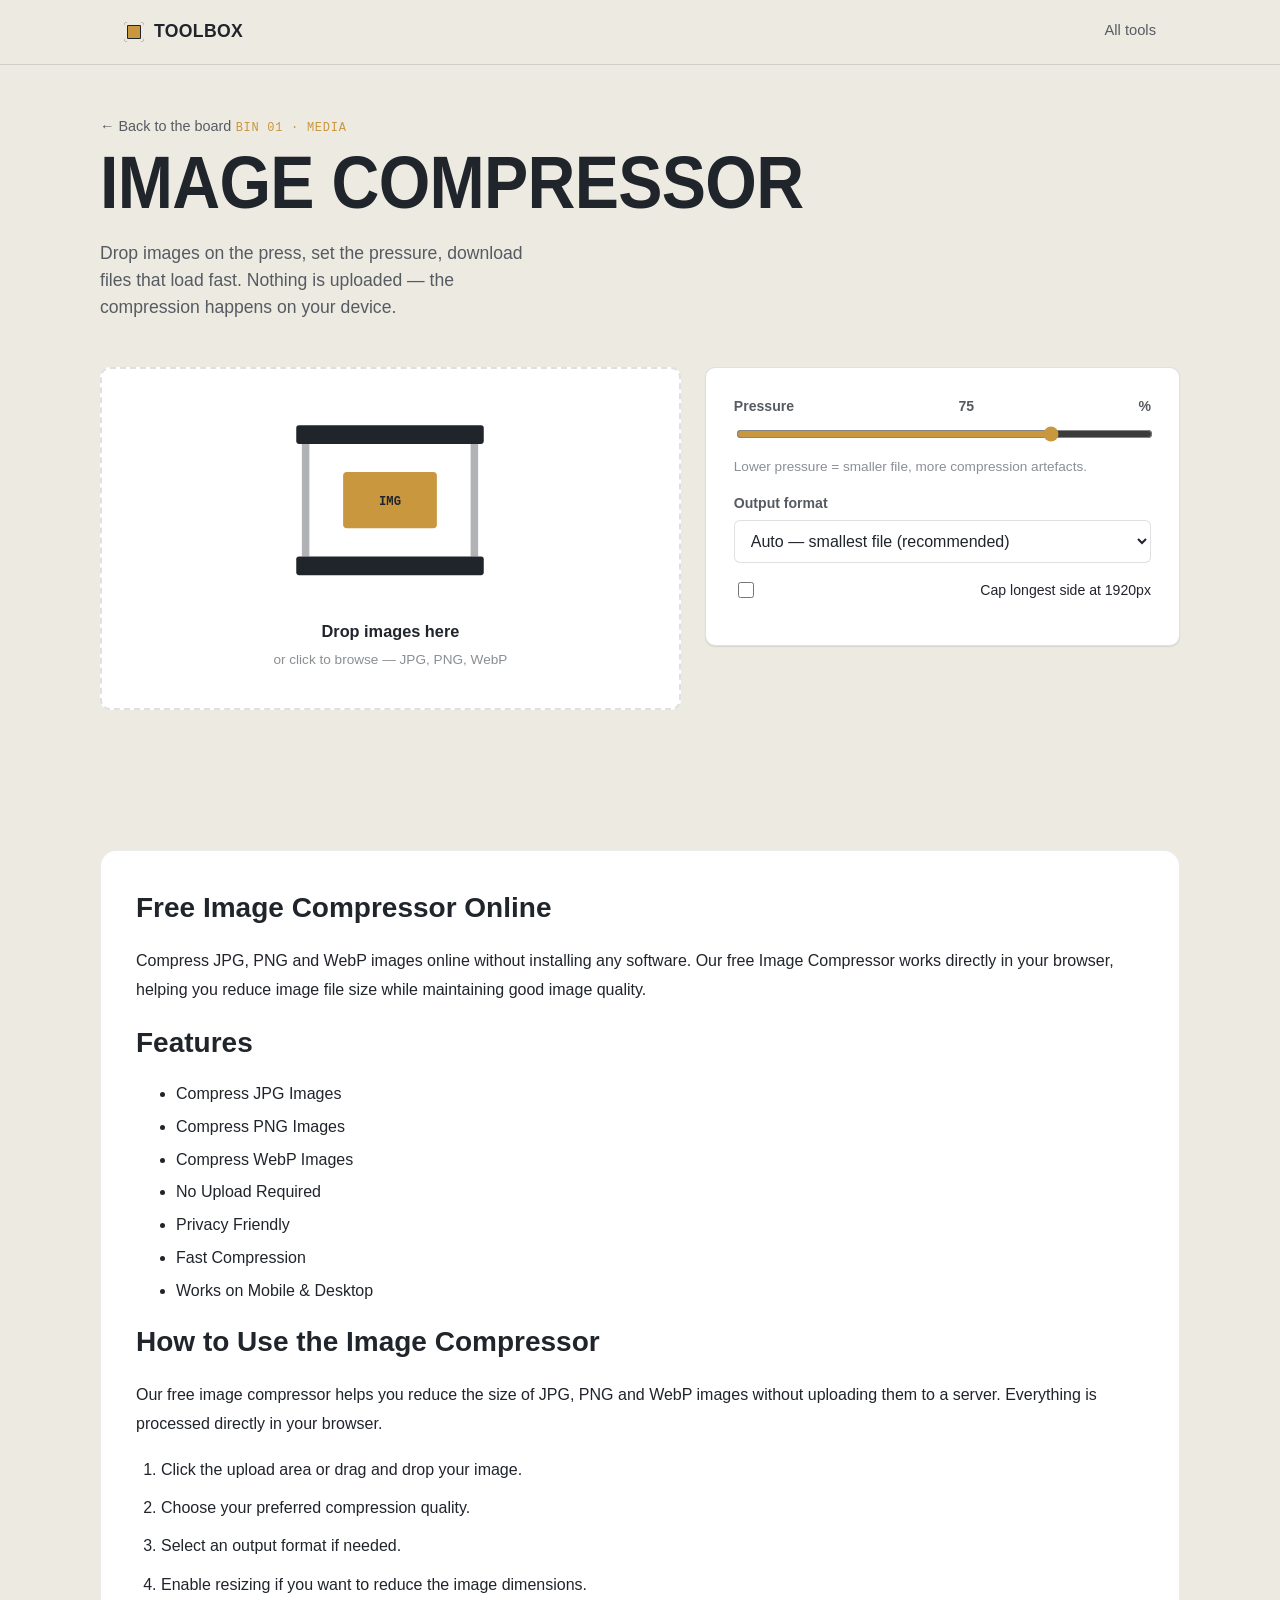
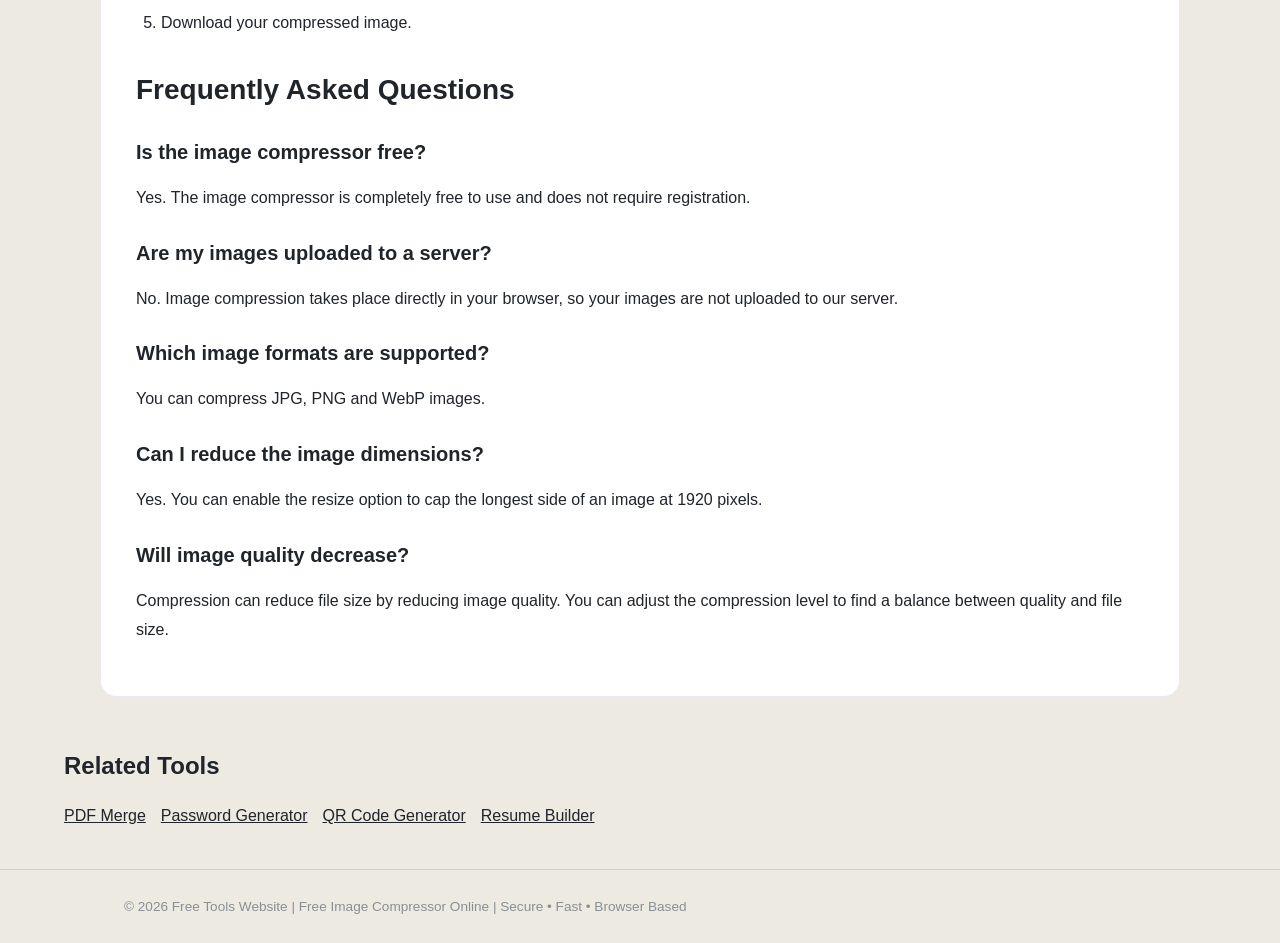
<file: tools/image-compressor.html>
<!DOCTYPE html>
<html lang="en">
<head>
<meta charset="UTF-8">
<meta name="viewport" content="width=device-width, initial-scale=1.0">

<title>Free Image Compressor Online - Compress JPG, PNG & WebP</title>

<meta name="description" content="Compress JPG, PNG and WebP images right in your browser. Free, private, fast and secure image compression with no file uploads.">

<meta name="keywords" content="image compressor, compress jpg online, compress png, compress webp, free image compressor, online image optimizer">

<meta name="author" content="Free Tools Website">
<meta name="robots" content="index,follow">

<link rel="icon" type="image/png" href="../assets/images/favicon.png">

<link rel="canonical" href="https://free-tools-website-seven.vercel.app/tools/image-compressor.html">

<link rel="stylesheet" href="../assets/css/style.css">

<style>
:root {
  --accent: var(--bin-image);
}
</style>

<!-- Google Analytics -->
<script async src="https://www.googletagmanager.com/gtag/js?id=G-SJSGZB5MN9"></script>

<script>
window.dataLayer = window.dataLayer || [];

function gtag(){
  dataLayer.push(arguments);
}

gtag('js', new Date());

gtag('config', 'G-SJSGZB5MN9');
</script>

<!-- Open Graph -->
<meta property="og:title" content="Free Image Compressor Online">
<meta property="og:description" content="Compress JPG, PNG and WebP images online for free. Fast, secure and browser-based.">
<meta property="og:type" content="website">
<meta property="og:url" content="https://free-tools-website-seven.vercel.app/tools/image-compressor.html">
<meta property="og:image" content="https://free-tools-website-seven.vercel.app/assets/images/preview.png">

<!-- Twitter -->
<meta name="twitter:card" content="summary_large_image">
<meta name="twitter:title" content="Free Image Compressor Online">
<meta name="twitter:description" content="Compress JPG, PNG and WebP images instantly without uploading files.">
<meta name="twitter:image" content="https://free-tools-website-seven.vercel.app/assets/images/preview.png">

<!-- Structured Data -->
<script type="application/ld+json">
{
  "@context": "https://schema.org",
  "@type": "WebApplication",
  "name": "Free Image Compressor",
  "url": "https://free-tools-website-seven.vercel.app/tools/image-compressor.html",
  "applicationCategory": "UtilityApplication",
  "operatingSystem": "Any",
  "offers": {
    "@type": "Offer",
    "price": "0",
    "priceCurrency": "USD"
  }
}
</script>

</head>
<body>

<header class="site-header">
  <div class="wrap">
    <a class="logo" href="../index.html"><span class="logo-mark" aria-hidden="true"></span>Toolbox</a>
    <nav class="site-nav" aria-label="Primary">
      <a href="../index.html#tools">All tools</a>
    </nav>
  </div>
</header>

<main>
  <section class="wrap tool-hero">
    <a class="back-link" href="../index.html">&larr; Back to the board</a>
    <p class="bin-tag" style="margin-top:14px;">Bin 01 &middot; Media</p>
    <h1 class="display display--sm">Image Compressor</h1>
    <p class="lede">Drop images on the press, set the pressure, download files that load fast. Nothing is uploaded — the compression happens on your device.</p>
  </section>

  <section class="wrap tool-body">
    <div class="tool-grid">

      <div>
        <div class="drop-zone" id="dropZone" tabindex="0" role="button" aria-label="Drop images here or press to browse files">
          <input type="file" id="fileInput" accept="image/png, image/jpeg, image/webp" multiple hidden>
          <svg class="press-illustration" viewBox="0 0 320 220" aria-hidden="true">
            <rect id="plateTop" x="60" y="30" width="200" height="20" rx="3" fill="var(--ink)"/>
            <rect id="plateBottom" x="60" y="170" width="200" height="20" rx="3" fill="var(--ink)"/>
            <rect x="66" y="50" width="8" height="120" fill="var(--ink)" opacity="0.35"/>
            <rect x="246" y="50" width="8" height="120" fill="var(--ink)" opacity="0.35"/>
            <rect id="pressBlock" x="110" y="80" width="100" height="60" rx="4" fill="var(--accent)"/>
            <text id="pressLabel" x="160" y="115" text-anchor="middle" class="press-text">IMG</text>
          </svg>
          <p class="drop-label">
            <strong>Drop images here</strong>
            <span>or click to browse — JPG, PNG, WebP</span>
          </p>
        </div>
      </div>

      <div class="panel">
        <div class="control-row">
          <label for="quality">Pressure <span id="qualityValue">75</span>%</label>
          <input type="range" id="quality" min="10" max="95" value="75" step="1">
          <p class="hint">Lower pressure = smaller file, more compression artefacts.</p>
        </div>
        <div class="control-row control-row--split">
          <div class="field">
            <label for="format">Output format</label>
            <select id="format">
              <option value="auto">Auto — smallest file (recommended)</option>
              <option value="webp">WebP</option>
              <option value="jpeg">JPEG</option>
              <option value="png">PNG (lossless)</option>
            </select>
          </div>
        </div>
        <div class="control-row">
          <label class="checkbox"><input type="checkbox" id="resizeToggle"> Cap longest side at 1920px</label>
        </div>
      </div>

    </div>

    <section id="results" hidden style="margin-top:34px;">
      <div class="results-head">
        <h2 class="display display--xs">In the press</h2>
        <div class="results-actions">
          <span id="totalSaved" class="saved-badge" hidden></span>
          <button class="btn btn--ghost" id="clearAll">Clear all</button>
          <button class="btn btn--accent" id="downloadAll">Download all (.zip)</button>
        </div>
      </div>
      <ul class="file-list" id="fileList"></ul>
    </section>
  </section>
</main>

<section class="seo-content wrap">

  <h2>Free Image Compressor Online</h2>

  <p>
    Compress JPG, PNG and WebP images online without installing any software.
    Our free Image Compressor works directly in your browser, helping you
    reduce image file size while maintaining good image quality.
  </p>

  <h2>Features</h2>

  <ul>
    <li>Compress JPG Images</li>
    <li>Compress PNG Images</li>
    <li>Compress WebP Images</li>
    <li>No Upload Required</li>
    <li>Privacy Friendly</li>
    <li>Fast Compression</li>
    <li>Works on Mobile &amp; Desktop</li>
  </ul>

  <h2>How to Use the Image Compressor</h2>

  <p>
    Our free image compressor helps you reduce the size of JPG, PNG and WebP
    images without uploading them to a server. Everything is processed directly
    in your browser.
  </p>

  <ol>
    <li>Click the upload area or drag and drop your image.</li>
    <li>Choose your preferred compression quality.</li>
    <li>Select an output format if needed.</li>
    <li>Enable resizing if you want to reduce the image dimensions.</li>
    <li>Download your compressed image.</li>
  </ol>

  <h2>Frequently Asked Questions</h2>

  <h3>Is the image compressor free?</h3>
  <p>
    Yes. The image compressor is completely free to use and does not require
    registration.
  </p>

  <h3>Are my images uploaded to a server?</h3>
  <p>
    No. Image compression takes place directly in your browser, so your images
    are not uploaded to our server.
  </p>

  <h3>Which image formats are supported?</h3>
  <p>
    You can compress JPG, PNG and WebP images.
  </p>

  <h3>Can I reduce the image dimensions?</h3>
  <p>
    Yes. You can enable the resize option to cap the longest side of an image
    at 1920 pixels.
  </p>

  <h3>Will image quality decrease?</h3>
  <p>
    Compression can reduce file size by reducing image quality. You can adjust
    the compression level to find a balance between quality and file size.
  </p>

</section>

<section class="wrap related-tools">

  <h2>Related Tools</h2>

  <ul>
    <li>
      <a href="pdf-merge.html">PDF Merge</a>
    </li>

    <li>
      <a href="password-generator.html">Password Generator</a>
    </li>

    <li>
      <a href="qr-generator.html">QR Code Generator</a>
    </li>

    <li>
      <a href="resume-builder.html">Resume Builder</a>
    </li>
  </ul>

</section>

<footer class="site-footer">
  <div class="wrap">
    <p>
      © 2026 Free Tools Website |
      Free Image Compressor Online |
      Secure • Fast • Browser Based
    </p>
  </div>
</footer>

<script src="../assets/js/image-compressor.js" defer></script>
</body>
</html>
</file>
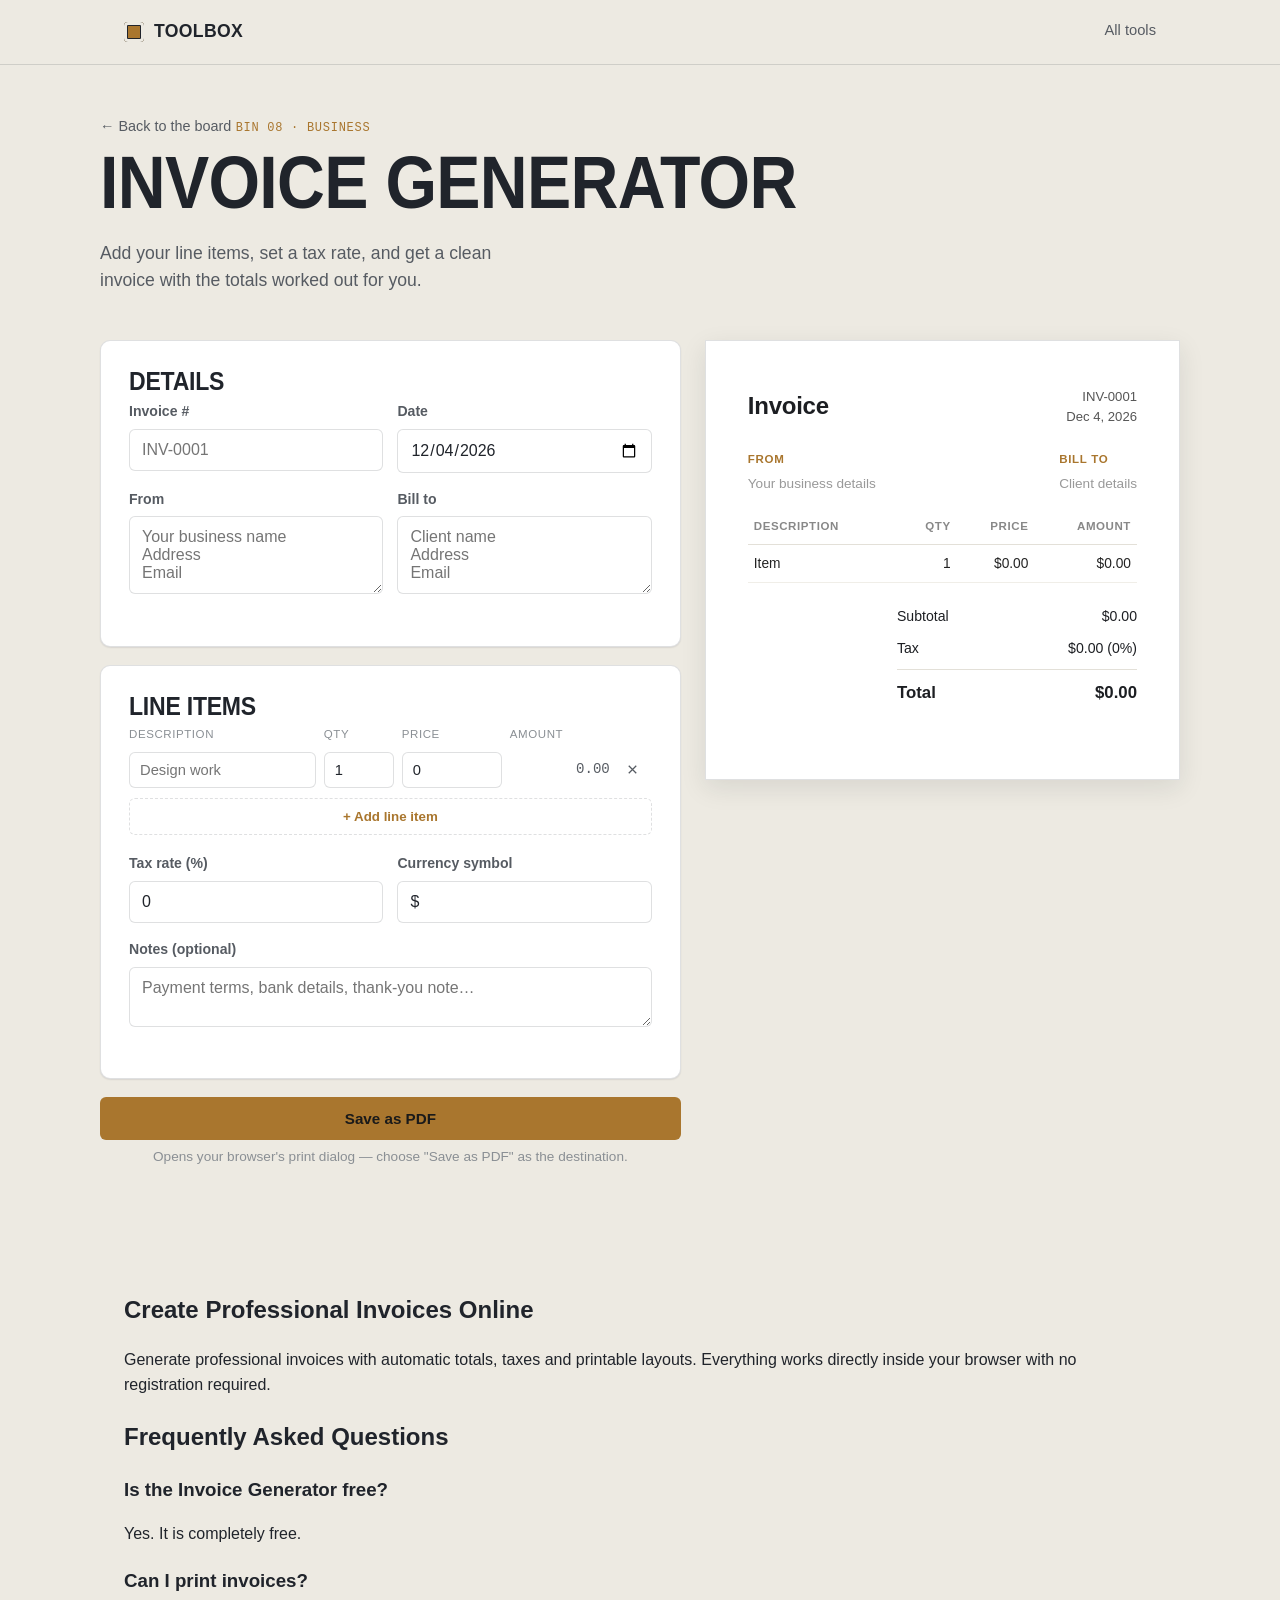
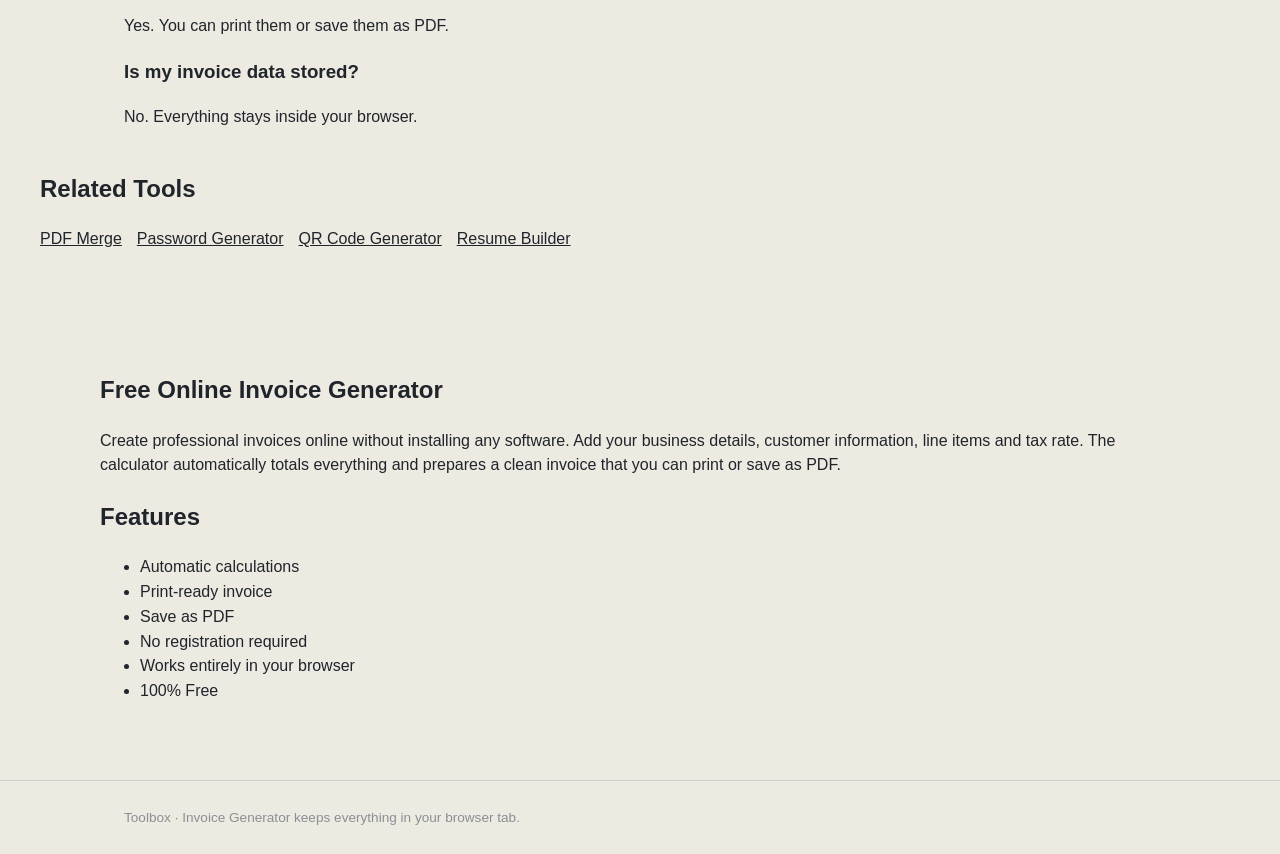
<file: tools/invoice-generator.html>
<!DOCTYPE html>
<html lang="en">
<head>
<meta charset="UTF-8">
<meta name="viewport" content="width=device-width, initial-scale=1.0">

<title>Free Invoice Generator - Create Professional Invoices Online</title>

<meta name="description" content="Create professional invoices online for free. Add items, calculate totals automatically and download print-ready invoices instantly.">

<meta name="keywords" content="invoice generator, free invoice generator, online invoice maker, invoice creator, business invoice, printable invoice">

<meta name="author" content="Free Tools Website">
<meta name="robots" content="index,follow">

<link rel="icon" type="image/png" href="../assets/images/favicon.png">

<link rel="canonical" href="https://free-tools-website-seven.vercel.app/tools/invoice-generator.html">

<link rel="stylesheet" href="../assets/css/style.css">
<style>:root{ --accent: var(--bin-invoice); }</style>

<!-- Google tag (gtag.js) -->
<script async src="https://www.googletagmanager.com/gtag/js?id=G-SJSGZB5MN9"></script>

<script>
window.dataLayer = window.dataLayer || [];
function gtag(){dataLayer.push(arguments);}
gtag('js', new Date());
gtag('config', 'G-SJSGZB5MN9');
</script>

<!-- Open Graph -->
<meta property="og:title" content="Free Invoice Generator">
<meta property="og:description" content="Create professional invoices online for free.">
<meta property="og:type" content="website">
<meta property="og:url" content="https://free-tools-website-seven.vercel.app/tools/invoice-generator.html">
<meta property="og:image" content="https://free-tools-website-seven.vercel.app/assets/images/preview.png">

<!-- Twitter -->
<meta name="twitter:card" content="summary_large_image">
<meta name="twitter:title" content="Free Invoice Generator">
<meta name="twitter:description" content="Generate professional invoices online for free.">
<meta name="twitter:image" content="https://free-tools-website-seven.vercel.app/assets/images/preview.png">

<!-- Structured Data -->
<script type="application/ld+json">
{
  "@context": "https://schema.org",
  "@type": "WebApplication",
  "name": "Free Invoice Generator",
  "url": "https://free-tools-website-seven.vercel.app/tools/invoice-generator.html",
  "applicationCategory": "BusinessApplication",
  "operatingSystem": "Any",
  "offers": {
    "@type": "Offer",
    "price": "0",
    "priceCurrency": "USD"
  }
}
</script>

</head>
<body>

<header class="site-header">
  <div class="wrap">
    <a class="logo" href="../index.html"><span class="logo-mark" aria-hidden="true"></span>Toolbox</a>
    <nav class="site-nav" aria-label="Primary"><a href="../index.html#tools">All tools</a></nav>
  </div>
</header>

<main>
  <section class="wrap tool-hero">
    <a class="back-link" href="../index.html">&larr; Back to the board</a>
    <p class="bin-tag" style="margin-top:14px;">Bin 08 &middot; Business</p>
    <h1 class="display display--sm">Invoice Generator</h1>
    <p class="lede">Add your line items, set a tax rate, and get a clean invoice with the totals worked out for you.</p>
  </section>

  <section class="wrap tool-body">
    <div class="tool-grid">
      <div>
        <div class="panel">
          <h3 class="display display--xs">Details</h3>
          <div class="field-row">
            <div class="field"><label for="invNumber">Invoice #</label><input type="text" id="invNumber" placeholder="INV-0001"></div>
            <div class="field"><label for="invDate">Date</label><input type="date" id="invDate"></div>
          </div>
          <div class="field-row">
            <div class="field"><label for="fromInfo">From</label><textarea id="fromInfo" rows="3" placeholder="Your business name&#10;Address&#10;Email"></textarea></div>
            <div class="field"><label for="toInfo">Bill to</label><textarea id="toInfo" rows="3" placeholder="Client name&#10;Address&#10;Email"></textarea></div>
          </div>
        </div>

        <div class="panel" style="margin-top:18px;">
          <h3 class="display display--xs">Line items</h3>
          <div class="line-headers">
            <span>Description</span><span>Qty</span><span>Price</span><span>Amount</span><span></span>
          </div>
          <div id="lineItems"></div>
          <button type="button" class="add-item-btn" id="addLine">+ Add line item</button>

          <div class="field-row" style="margin-top:18px;">
            <div class="field"><label for="taxRate">Tax rate (%)</label><input type="number" id="taxRate" value="0" min="0" step="0.1"></div>
            <div class="field"><label for="currency">Currency symbol</label><input type="text" id="currency" value="$" maxlength="3"></div>
          </div>
          <div class="field"><label for="invNotes">Notes (optional)</label><textarea id="invNotes" rows="2" placeholder="Payment terms, bank details, thank-you note…"></textarea></div>
        </div>

        <button class="btn btn--accent" id="downloadBtn" style="width:100%;margin-top:18px;">Save as PDF</button>
        <p class="hint" style="text-align:center;">Opens your browser's print dialog — choose "Save as PDF" as the destination.</p>
      </div>

      <div class="preview-sticky">
        <div class="doc-page" id="printArea">
          <div class="inv-head">
            <div class="inv-title">Invoice</div>
            <div class="inv-meta">
              <div id="pInvNumber">INV-0001</div>
              <div id="pInvDate">—</div>
            </div>
          </div>
          <div class="inv-parties">
            <div><h5>From</h5><p id="pFrom" class="r-empty">Your business details</p></div>
            <div><h5>Bill to</h5><p id="pTo" class="r-empty">Client details</p></div>
          </div>
          <table class="inv-table">
            <thead><tr><th>Description</th><th class="num">Qty</th><th class="num">Price</th><th class="num">Amount</th></tr></thead>
            <tbody id="pLines"><tr><td colspan="4" class="r-empty">Add a line item to see it here.</td></tr></tbody>
          </table>
          <div class="inv-totals">
            <div><span>Subtotal</span><span id="pSubtotal">$0.00</span></div>
            <div><span>Tax</span><span id="pTax">$0.00</span></div>
            <div class="grand"><span>Total</span><span id="pTotal">$0.00</span></div>
          </div>
          <p class="inv-notes" id="pNotes"></p>
        </div>
      </div>
    </div>
  </section>
</main>

<section class="tool-content wrap">
  <h2>Create Professional Invoices Online</h2>

  <p>
    Generate professional invoices with automatic totals, taxes and printable layouts.
    Everything works directly inside your browser with no registration required.
  </p>

  <h2>Frequently Asked Questions</h2>

  <h3>Is the Invoice Generator free?</h3>
  <p>Yes. It is completely free.</p>

  <h3>Can I print invoices?</h3>
  <p>Yes. You can print them or save them as PDF.</p>

  <h3>Is my invoice data stored?</h3>
  <p>No. Everything stays inside your browser.</p>
</section>

<div id="printClone" aria-hidden="true"></div>

<section class="related-tools">
  <h2>Related Tools</h2>

  <ul>
    <li><a href="pdf-merge.html">PDF Merge</a></li>
    <li><a href="password-generator.html">Password Generator</a></li>
    <li><a href="qr-generator.html">QR Code Generator</a></li>
    <li><a href="resume-builder.html">Resume Builder</a></li>
  </ul>
</section>

<section class="wrap" style="padding:60px 0;">
  <h2>Free Online Invoice Generator</h2>

  <p>
    Create professional invoices online without installing any software.
    Add your business details, customer information, line items and tax rate.
    The calculator automatically totals everything and prepares a clean invoice
    that you can print or save as PDF.
  </p>

  <h2>Features</h2>

  <ul>
    <li>Automatic calculations</li>
    <li>Print-ready invoice</li>
    <li>Save as PDF</li>
    <li>No registration required</li>
    <li>Works entirely in your browser</li>
    <li>100% Free</li>
  </ul>
</section>

<footer class="site-footer">
  <div class="wrap">
    <p>Toolbox · Invoice Generator keeps everything in your browser tab.</p>
  </div>
</footer>

<script src="../assets/js/invoice-generator.js" defer></script>
</body>
</html>
</file>
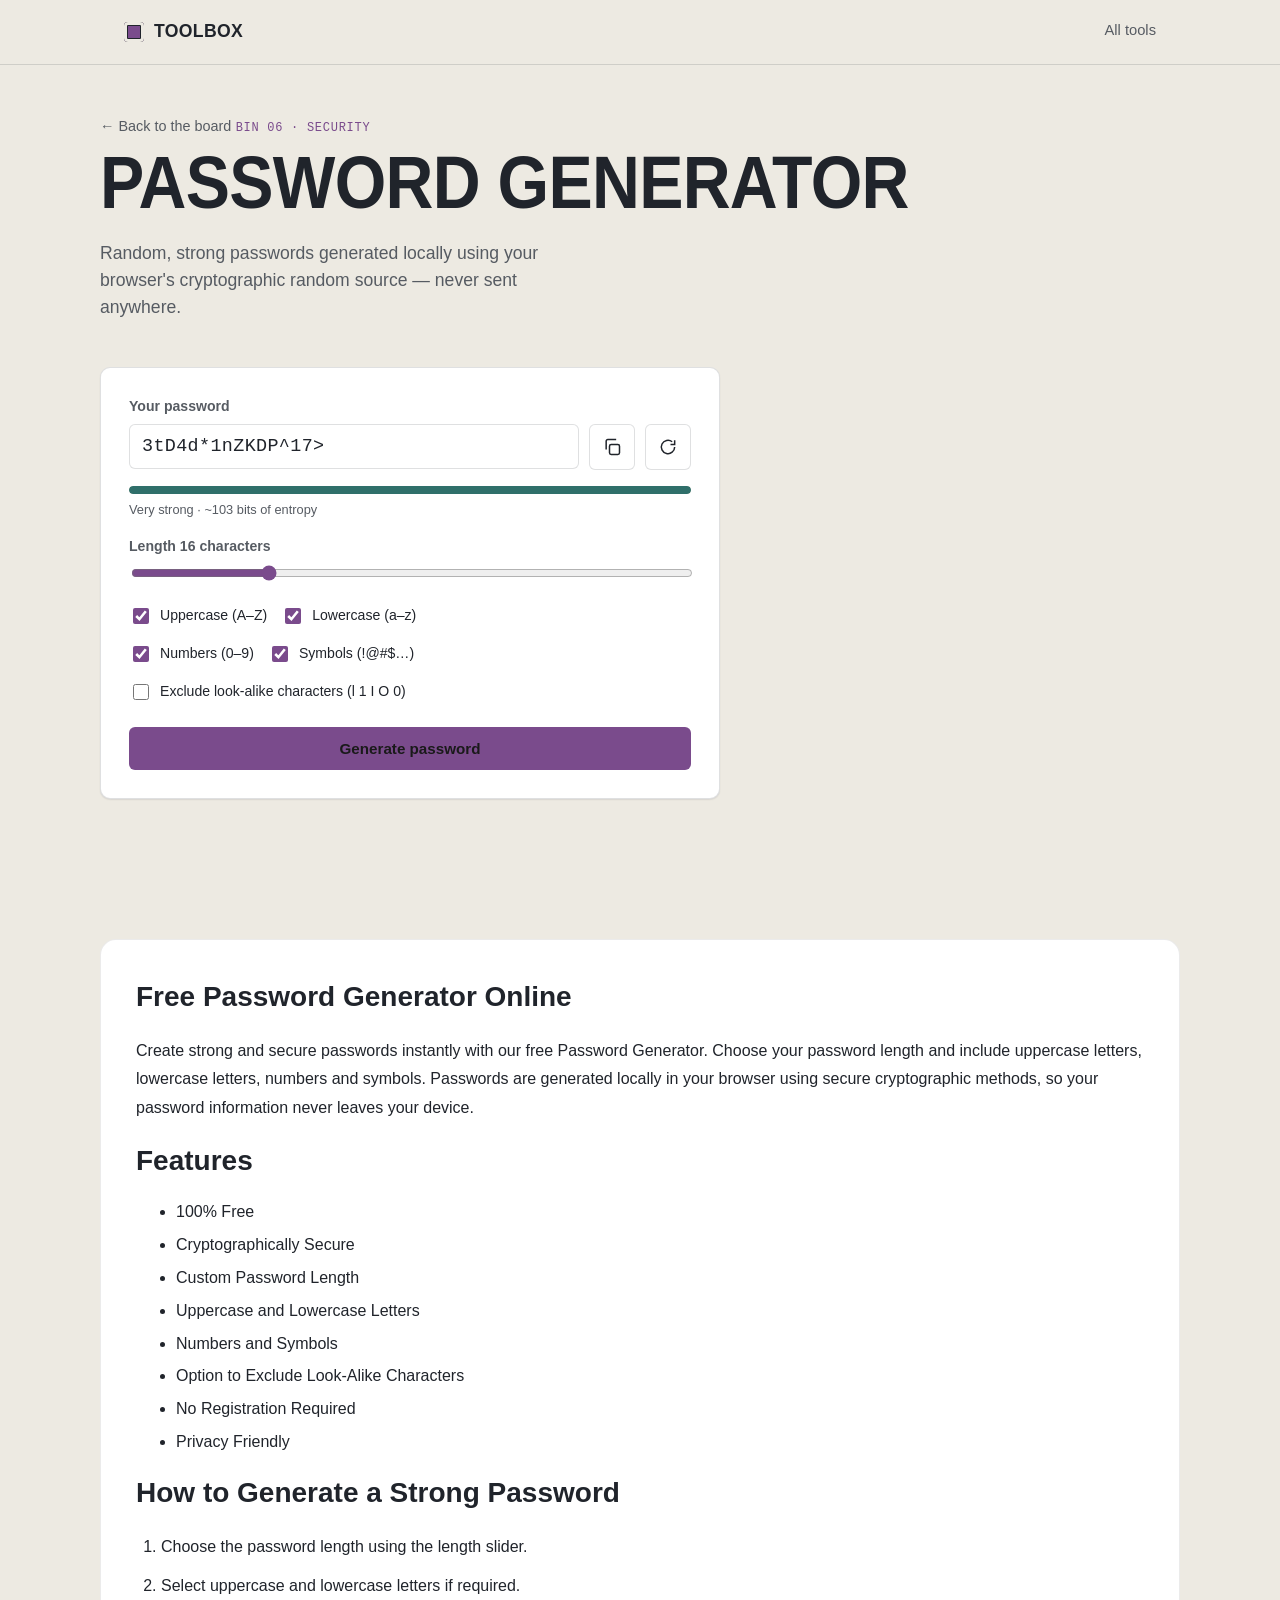
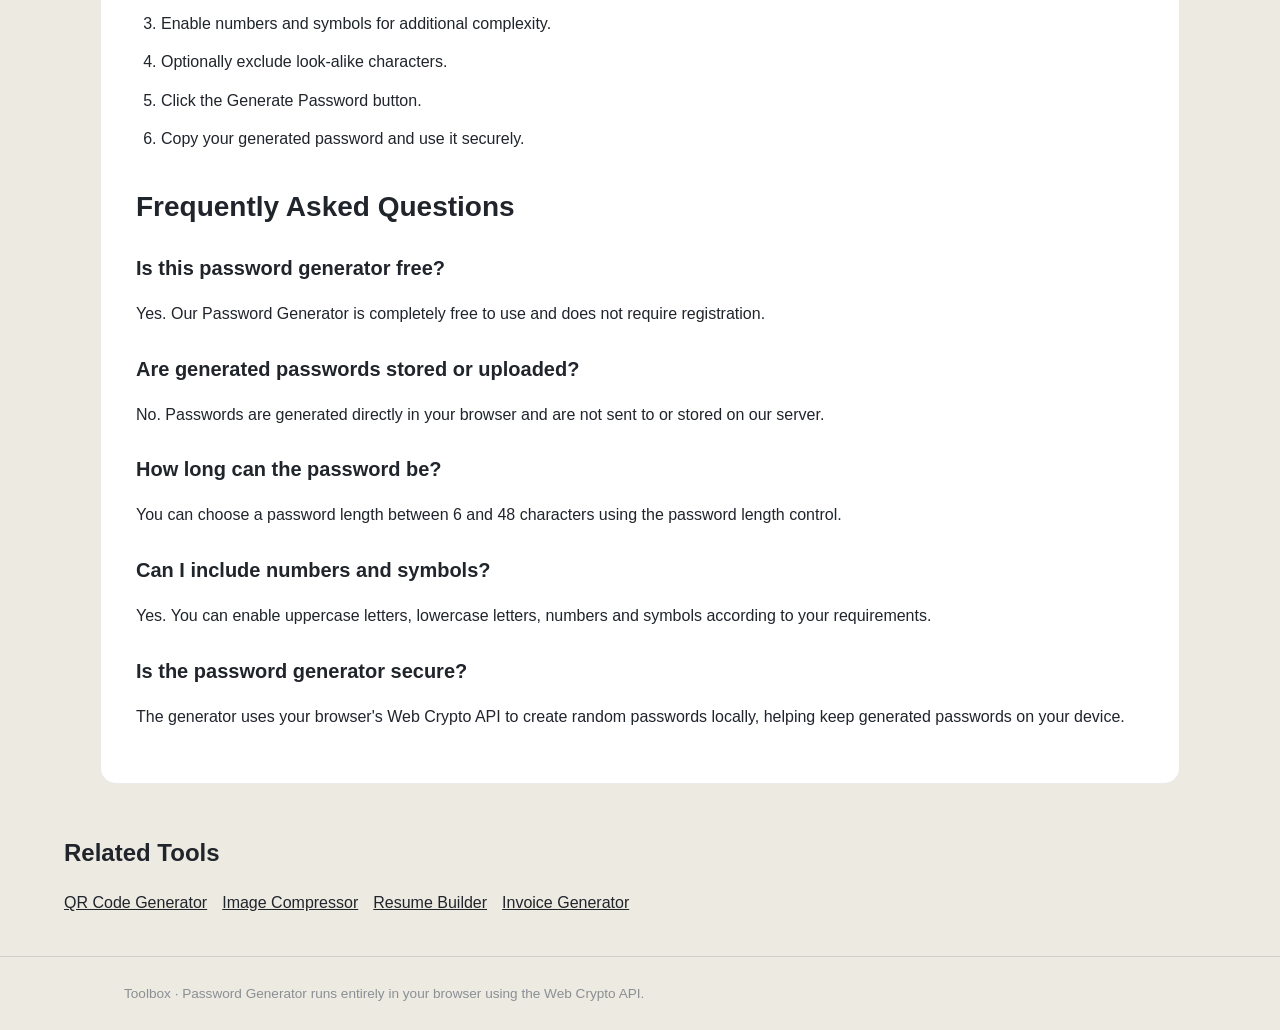
<file: tools/password-generator.html>
<!DOCTYPE html>
<html lang="en">
<head>
<meta charset="UTF-8">
<meta name="viewport" content="width=device-width, initial-scale=1.0">

<title>Free Password Generator - Create Strong Secure Passwords</title>

<meta name="description" content="Generate strong and secure random passwords online for free. Customize password length, uppercase letters, numbers and symbols. Fast, private and secure.">

<meta name="keywords" content="password generator, strong password generator, secure password generator, random password generator, free password generator, online password generator">

<meta name="author" content="Free Tools Website">

<meta name="robots" content="index,follow">

<link rel="icon" type="image/png" href="../assets/images/favicon.png">

<link rel="canonical" href="https://free-tools-website-seven.vercel.app/tools/password-generator.html">

<link rel="stylesheet" href="../assets/css/style.css">

<style>
:root {
  --accent: var(--bin-password);
}
</style>

<!-- Google tag (gtag.js) -->
<script async src="https://www.googletagmanager.com/gtag/js?id=G-SJSGZB5MN9"></script>

<script>
  window.dataLayer = window.dataLayer || [];

  function gtag() {
    dataLayer.push(arguments);
  }

  gtag('js', new Date());

  gtag('config', 'G-SJSGZB5MN9');
</script>

<!-- Open Graph -->
<meta property="og:title" content="Free Password Generator">

<meta property="og:description" content="Generate strong and secure random passwords online for free. Customize length, numbers, symbols and letters.">

<meta property="og:type" content="website">

<meta property="og:url" content="https://free-tools-website-seven.vercel.app/tools/password-generator.html">

<meta property="og:image" content="https://free-tools-website-seven.vercel.app/assets/images/preview.png">

<!-- Twitter -->
<meta name="twitter:card" content="summary_large_image">

<meta name="twitter:title" content="Free Password Generator">

<meta name="twitter:description" content="Create strong secure passwords instantly with our free online password generator.">

<meta name="twitter:image" content="https://free-tools-website-seven.vercel.app/assets/images/preview.png">

<!-- Structured Data -->
<script type="application/ld+json">
{
  "@context": "https://schema.org",
  "@type": "WebApplication",
  "name": "Free Password Generator",
  "url": "https://free-tools-website-seven.vercel.app/tools/password-generator.html",
  "description": "Free online password generator for creating strong and secure random passwords.",
  "applicationCategory": "SecurityApplication",
  "operatingSystem": "Any",
  "offers": {
    "@type": "Offer",
    "price": "0",
    "priceCurrency": "USD"
  }
}
</script>

</head>
<body>

<header class="site-header">
  <div class="wrap">
    <a class="logo" href="../index.html"><span class="logo-mark" aria-hidden="true"></span>Toolbox</a>
    <nav class="site-nav" aria-label="Primary"><a href="../index.html#tools">All tools</a></nav>
  </div>
</header>

<main>
  <section class="wrap tool-hero">
    <a class="back-link" href="../index.html">&larr; Back to the board</a>
    <p class="bin-tag" style="margin-top:14px;">Bin 06 &middot; Security</p>
    <h1 class="display display--sm">Password Generator</h1>
    <p class="lede">Random, strong passwords generated locally using your browser's cryptographic random source — never sent anywhere.</p>
  </section>

  <section class="wrap tool-body">
    <div class="panel" style="max-width:620px;">
      <div class="field">
        <label for="pwOutput">Your password</label>
        <div class="pw-output">
          <input type="text" id="pwOutput" readonly value="">
          <button type="button" id="copyBtn" title="Copy" aria-label="Copy password">
            <svg viewBox="0 0 24 24"><rect x="9" y="9" width="12" height="12" rx="2"/><path d="M5 15V5a2 2 0 0 1 2-2h10"/></svg>
          </button>
          <button type="button" id="regenBtn" title="Generate new" aria-label="Generate new password">
            <svg viewBox="0 0 24 24"><path d="M20 12a8 8 0 1 1-3-6.3M20 4v5h-5"/></svg>
          </button>
        </div>
        <div class="strength-meter">
          <div class="strength-bar"><div id="strengthFill"></div></div>
          <p class="strength-label" id="strengthLabel">—</p>
        </div>
      </div>

      <div class="field">
        <label for="lengthRange">Length <span id="lengthValue">16</span> characters</label>
        <input type="range" id="lengthRange" min="6" max="48" value="16">
      </div>

      <div class="field-row">
        <label class="checkbox"><input type="checkbox" id="optUpper" checked> Uppercase (A–Z)</label>
        <label class="checkbox"><input type="checkbox" id="optLower" checked> Lowercase (a–z)</label>
      </div>
      <div class="field-row" style="margin-top:10px;">
        <label class="checkbox"><input type="checkbox" id="optNumbers" checked> Numbers (0–9)</label>
        <label class="checkbox"><input type="checkbox" id="optSymbols" checked> Symbols (!@#$…)</label>
      </div>
      <div class="field-row" style="margin-top:10px;">
        <label class="checkbox"><input type="checkbox" id="optAmbiguous"> Exclude look-alike characters (l 1 I O 0)</label>
      </div>

      <button class="btn btn--accent" id="generateBtn" style="width:100%;margin-top:18px;">Generate password</button>
    </div>
  </section>
</main>

<section class="seo-content wrap">

  <h2>Free Password Generator Online</h2>

  <p>
    Create strong and secure passwords instantly with our free Password
    Generator. Choose your password length and include uppercase letters,
    lowercase letters, numbers and symbols. Passwords are generated locally
    in your browser using secure cryptographic methods, so your password
    information never leaves your device.
  </p>

  <h2>Features</h2>

  <ul>
    <li>100% Free</li>
    <li>Cryptographically Secure</li>
    <li>Custom Password Length</li>
    <li>Uppercase and Lowercase Letters</li>
    <li>Numbers and Symbols</li>
    <li>Option to Exclude Look-Alike Characters</li>
    <li>No Registration Required</li>
    <li>Privacy Friendly</li>
  </ul>

  <h2>How to Generate a Strong Password</h2>

  <ol>
    <li>Choose the password length using the length slider.</li>
    <li>Select uppercase and lowercase letters if required.</li>
    <li>Enable numbers and symbols for additional complexity.</li>
    <li>Optionally exclude look-alike characters.</li>
    <li>Click the Generate Password button.</li>
    <li>Copy your generated password and use it securely.</li>
  </ol>

  <h2>Frequently Asked Questions</h2>

  <h3>Is this password generator free?</h3>

  <p>
    Yes. Our Password Generator is completely free to use and does not
    require registration.
  </p>

  <h3>Are generated passwords stored or uploaded?</h3>

  <p>
    No. Passwords are generated directly in your browser and are not sent
    to or stored on our server.
  </p>

  <h3>How long can the password be?</h3>

  <p>
    You can choose a password length between 6 and 48 characters using the
    password length control.
  </p>

  <h3>Can I include numbers and symbols?</h3>

  <p>
    Yes. You can enable uppercase letters, lowercase letters, numbers and
    symbols according to your requirements.
  </p>

  <h3>Is the password generator secure?</h3>

  <p>
    The generator uses your browser's Web Crypto API to create random
    passwords locally, helping keep generated passwords on your device.
  </p>

</section>

<section class="related-tools wrap">

  <h2>Related Tools</h2>

  <ul>
    <li>
      <a href="qr-generator.html">QR Code Generator</a>
    </li>

    <li>
      <a href="image-compressor.html">Image Compressor</a>
    </li>

    <li>
      <a href="resume-builder.html">Resume Builder</a>
    </li>

    <li>
      <a href="invoice-generator.html">Invoice Generator</a>
    </li>
  </ul>

</section>

<footer class="site-footer">
  <div class="wrap">
    <p>
      Toolbox &middot; Password Generator runs entirely in your browser using
      the Web Crypto API.
    </p>
  </div>
</footer>

<script src="../assets/js/password-generator.js" defer></script>
</body>
</html>
</file>
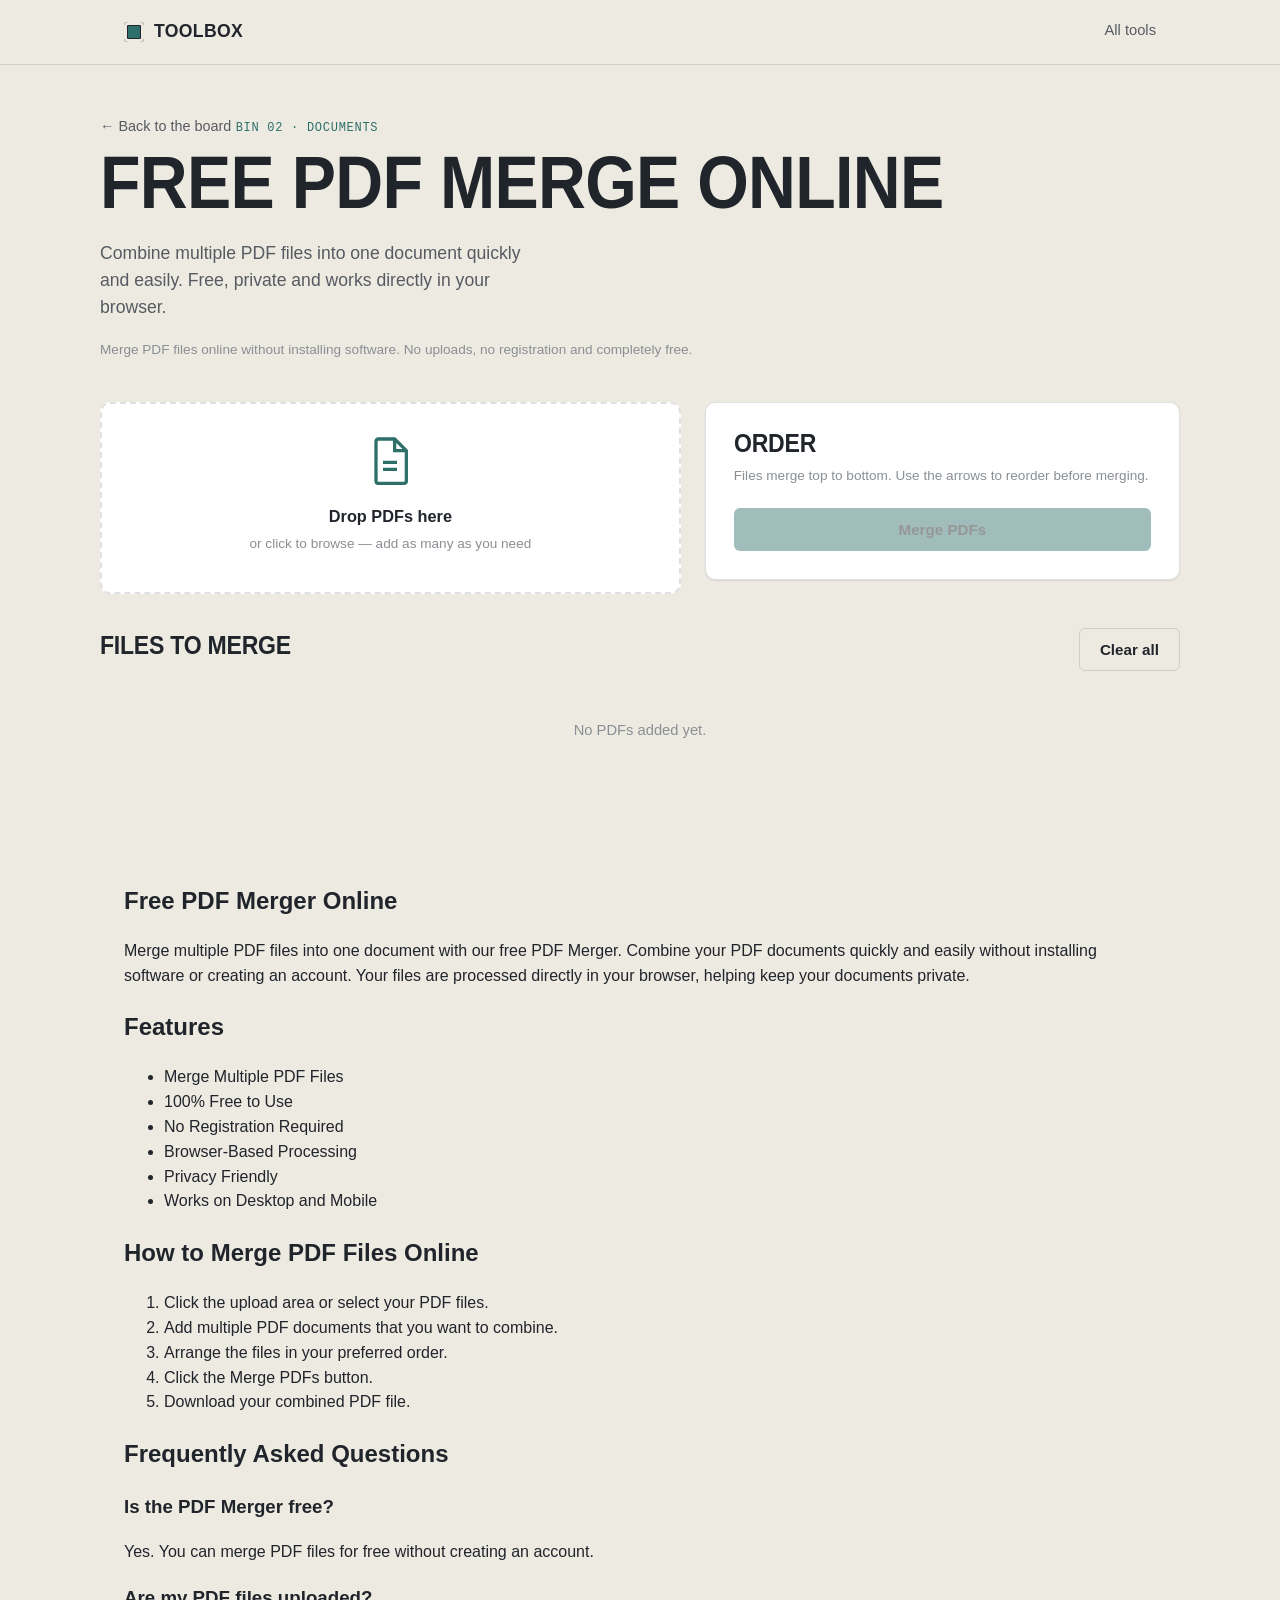
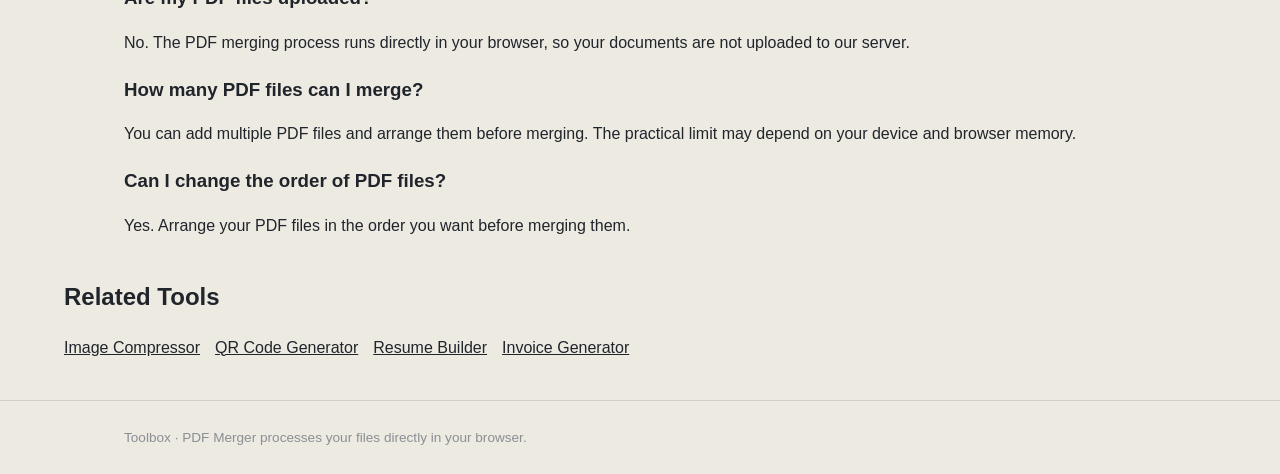
<file: tools/pdf-merge.html>
<!DOCTYPE html>
<html lang="en">

<head>
  <meta charset="UTF-8">
  <meta name="viewport" content="width=device-width, initial-scale=1.0">

  <title>Free PDF Merge Online - Combine PDF Files Easily</title>

  <meta name="description"
    content="Merge multiple PDF files into one document online for free. Fast, simple and private PDF merger that works directly in your browser.">

  <meta name="keywords"
    content="pdf merge, merge pdf, combine pdf, pdf merger, merge pdf files online, free pdf merger, combine pdf files">

  <meta name="author" content="Free Tools Website">
  <meta name="robots" content="index,follow">

  <link rel="icon" type="image/png" href="../assets/images/favicon.png">

  <link rel="canonical" href="https://free-tools-website-seven.vercel.app/tools/pdf-merge.html">

  <link rel="stylesheet" href="../assets/css/style.css">

  <style>
    :root {
      --accent: var(--bin-pdf);
    }
  </style>

  <!-- Google tag (gtag.js) -->
  <script async src="https://www.googletagmanager.com/gtag/js?id=G-SJSGZB5MN9"></script>

  <script>
    window.dataLayer = window.dataLayer || [];

    function gtag() {
      dataLayer.push(arguments);
    }

    gtag('js', new Date());

    gtag('config', 'G-SJSGZB5MN9');
  </script>

  <!-- Open Graph -->
  <meta property="og:title" content="Free PDF Merge Online - Combine PDF Files">
  <meta property="og:description"
    content="Merge multiple PDF files into one document for free. Fast, private and browser-based.">
  <meta property="og:type" content="website">
  <meta property="og:url" content="https://free-tools-website-seven.vercel.app/tools/pdf-merge.html">
  <meta property="og:image" content="https://free-tools-website-seven.vercel.app/assets/images/preview.png">

  <!-- Twitter -->
  <meta name="twitter:card" content="summary_large_image">
  <meta name="twitter:title" content="Free PDF Merge Online - Combine PDF Files">
  <meta name="twitter:description"
    content="Combine multiple PDF files into one document quickly and privately in your browser.">
  <meta name="twitter:image" content="https://free-tools-website-seven.vercel.app/assets/images/preview.png">

  <!-- Structured Data -->
  <script type="application/ld+json">
{
  "@context": "https://schema.org",
  "@type": "WebApplication",
  "name": "Free PDF Merge",
  "url": "https://free-tools-website-seven.vercel.app/tools/pdf-merge.html",
  "description": "A free browser-based tool for merging multiple PDF files into one document.",
  "applicationCategory": "UtilityApplication",
  "operatingSystem": "Any",
  "offers": {
    "@type": "Offer",
    "price": "0",
    "priceCurrency": "USD"
  }
}
</script>

</head>

<body>

  <header class="site-header">
    <div class="wrap">
      <a class="logo" href="../index.html"><span class="logo-mark" aria-hidden="true"></span>Toolbox</a>
      <nav class="site-nav" aria-label="Primary"><a href="../index.html#tools">All tools</a></nav>
    </div>
  </header>

  <main>
    <section class="wrap tool-hero">
      <a class="back-link" href="../index.html">&larr; Back to the board</a>
      <p class="bin-tag" style="margin-top:14px;">Bin 02 &middot; Documents</p>
      <h1 class="display display--sm">Free PDF Merge Online</h1>
      <p class="lede">
        Combine multiple PDF files into one document quickly and easily.
        Free, private and works directly in your browser.
      </p>
      <p class="hint">
        Merge PDF files online without installing software.
        No uploads, no registration and completely free.
      </p>
    </section>

    <section class="wrap tool-body">
      <div class="tool-grid">
        <div>
          <div class="drop-zone" id="dropZone" tabindex="0" role="button"
            aria-label="Drop PDF files here or press to browse">
            <input type="file" id="fileInput" accept="application/pdf" multiple hidden>
            <svg viewBox="0 0 24 24"
              style="width:56px;height:56px;margin:0 auto 10px;stroke:var(--accent);fill:none;stroke-width:1.4;">
              <path d="M7 3h7l5 5v13a1 1 0 0 1-1 1H7a1 1 0 0 1-1-1V4a1 1 0 0 1 1-1z" />
              <path d="M14 3v5h5" />
              <path d="M9 13h6M9 16h6" />
            </svg>
            <p class="drop-label">
              <strong>Drop PDFs here</strong>
              <span>or click to browse — add as many as you need</span>
            </p>
          </div>
        </div>
        <div class="panel">
          <h2 class="display display--xs" style="margin-bottom:10px;">Order</h2>
          <p class="hint" style="margin-top:0;">Files merge top to bottom. Use the arrows to reorder before merging.</p>
          <button class="btn btn--accent" id="mergeBtn" style="width:100%;margin-top:8px;" disabled>Merge PDFs</button>
        </div>
      </div>

      <section style="margin-top:34px;">
        <div class="results-head">
          <h2 class="display display--xs">Files to merge</h2>
          <button class="btn btn--ghost" id="clearAll">Clear all</button>
        </div>
        <ul class="file-list" id="fileList">
          <li class="empty-state" id="emptyState">No PDFs added yet.</li>
        </ul>
      </section>
    </section>
  </main>

<section class="wrap pdf-seo-content">

  <h2>Free PDF Merger Online</h2>

  <p>
    Merge multiple PDF files into one document with our free PDF Merger.
    Combine your PDF documents quickly and easily without installing
    software or creating an account. Your files are processed directly
    in your browser, helping keep your documents private.
  </p>

  <h2>Features</h2>

  <ul>
    <li>Merge Multiple PDF Files</li>
    <li>100% Free to Use</li>
    <li>No Registration Required</li>
    <li>Browser-Based Processing</li>
    <li>Privacy Friendly</li>
    <li>Works on Desktop and Mobile</li>
  </ul>

  <h2>How to Merge PDF Files Online</h2>

  <ol>
    <li>Click the upload area or select your PDF files.</li>
    <li>Add multiple PDF documents that you want to combine.</li>
    <li>Arrange the files in your preferred order.</li>
    <li>Click the Merge PDFs button.</li>
    <li>Download your combined PDF file.</li>
  </ol>

  <h2>Frequently Asked Questions</h2>

  <h3>Is the PDF Merger free?</h3>

  <p>
    Yes. You can merge PDF files for free without creating an account.
  </p>

  <h3>Are my PDF files uploaded?</h3>

  <p>
    No. The PDF merging process runs directly in your browser, so your
    documents are not uploaded to our server.
  </p>

  <h3>How many PDF files can I merge?</h3>

  <p>
    You can add multiple PDF files and arrange them before merging.
    The practical limit may depend on your device and browser memory.
  </p>

  <h3>Can I change the order of PDF files?</h3>

  <p>
    Yes. Arrange your PDF files in the order you want before merging them.
  </p>

</section>

<section class="wrap related-tools">

  <h2>Related Tools</h2>

  <ul>
    <li>
      <a href="image-compressor.html">Image Compressor</a>
    </li>

    <li>
      <a href="qr-generator.html">QR Code Generator</a>
    </li>

    <li>
      <a href="resume-builder.html">Resume Builder</a>
    </li>

    <li>
      <a href="invoice-generator.html">Invoice Generator</a>
    </li>
  </ul>

</section>

<footer class="site-footer">

  <div class="wrap">

    <p>
      Toolbox &middot; PDF Merger processes your files directly in your browser.
    </p>

  </div>

</footer>

<script src="../assets/js/pdf-merge.js" defer></script>

</body>
</html>
</file>
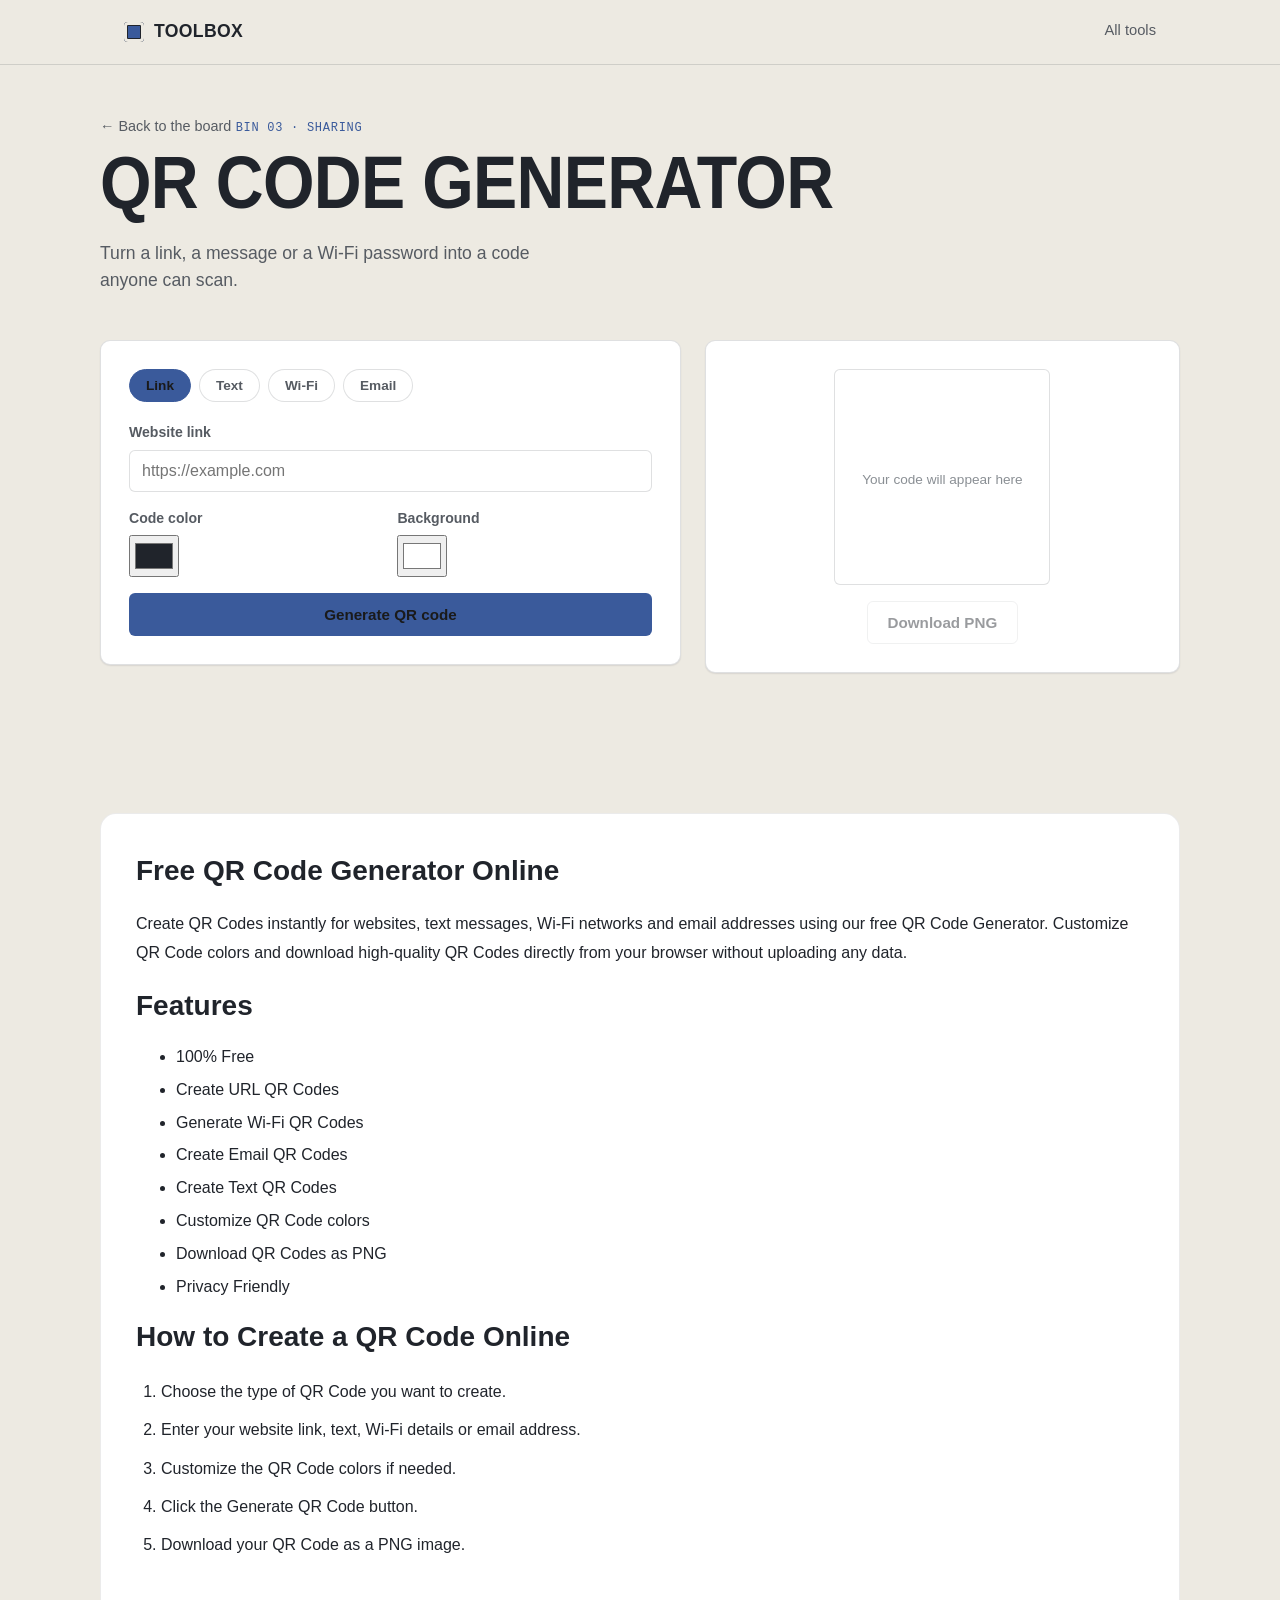
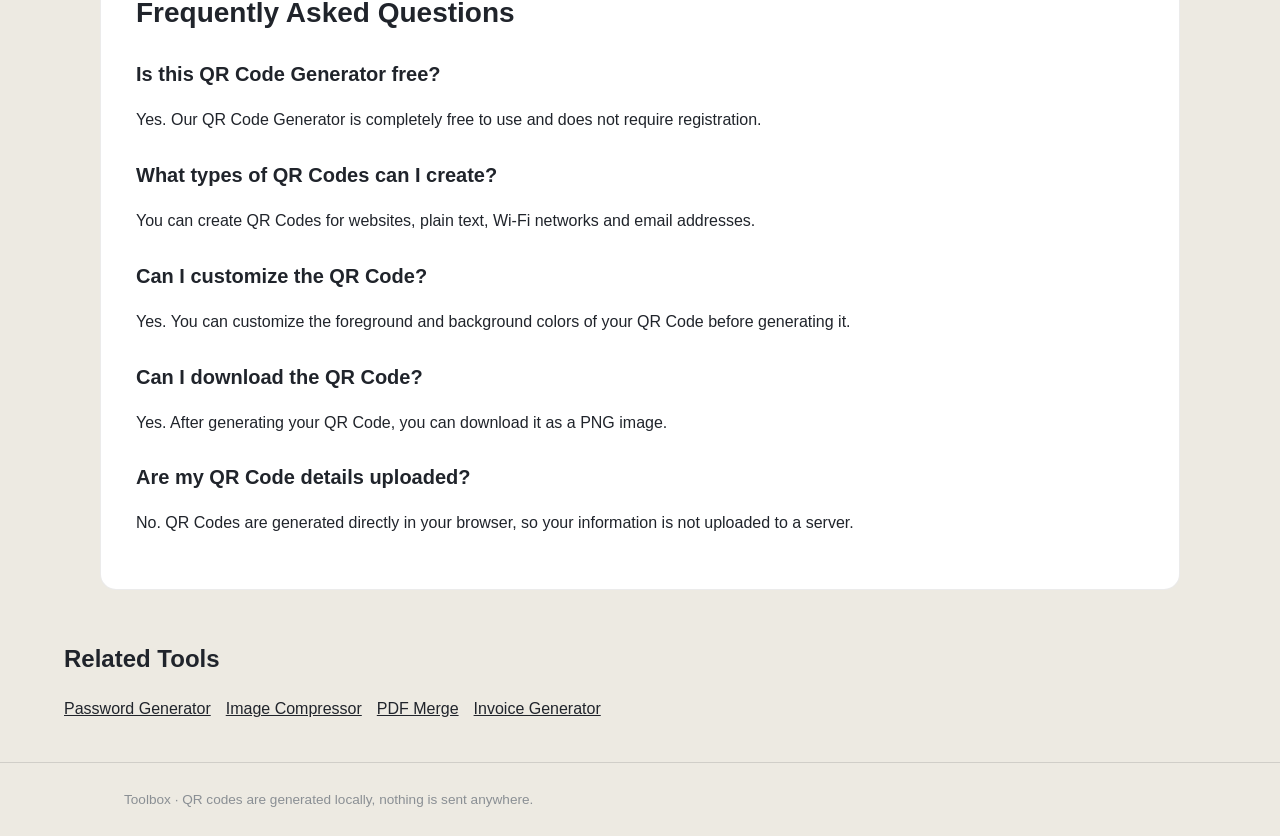
<file: tools/qr-generator.html>
<!DOCTYPE html>
<html lang="en">
<head>
<meta charset="UTF-8">
<meta name="viewport" content="width=device-width, initial-scale=1.0">

<title>Free QR Code Generator - Create QR Codes Online</title>

<meta name="description" content="Create QR Codes online for websites, text, Wi-Fi and email. Free QR Code Generator that works instantly in your browser with no registration required.">

<meta name="keywords" content="QR code generator, free QR code generator, create QR code online, WiFi QR code, URL QR code, QR creator">

<meta name="author" content="Free Tools Website">

<meta name="robots" content="index,follow">

<link rel="icon" type="image/png" href="../assets/images/favicon.png">

<link rel="canonical" href="https://free-tools-website-seven.vercel.app/tools/qr-generator.html">

<link rel="stylesheet" href="../assets/css/style.css">

<style>
:root {
  --accent: var(--bin-qr);
}
</style>

<!-- Google tag (gtag.js) -->
<script async src="https://www.googletagmanager.com/gtag/js?id=G-SJSGZB5MN9"></script>

<script>
  window.dataLayer = window.dataLayer || [];

  function gtag() {
    dataLayer.push(arguments);
  }

  gtag('js', new Date());

  gtag('config', 'G-SJSGZB5MN9');
</script>

<!-- Open Graph -->
<meta property="og:title" content="Free QR Code Generator">

<meta property="og:description" content="Generate QR Codes for websites, text, Wi-Fi and email for free. Fast, private and browser-based.">

<meta property="og:type" content="website">

<meta property="og:url" content="https://free-tools-website-seven.vercel.app/tools/qr-generator.html">

<meta property="og:image" content="https://free-tools-website-seven.vercel.app/assets/images/preview.png">

<!-- Twitter -->
<meta name="twitter:card" content="summary_large_image">

<meta name="twitter:title" content="Free QR Code Generator">

<meta name="twitter:description" content="Create QR Codes online instantly for links, text, Wi-Fi and email.">

<meta name="twitter:image" content="https://free-tools-website-seven.vercel.app/assets/images/preview.png">

<!-- Structured Data -->
<script type="application/ld+json">
{
  "@context": "https://schema.org",
  "@type": "WebApplication",
  "name": "Free QR Code Generator",
  "url": "https://free-tools-website-seven.vercel.app/tools/qr-generator.html",
  "description": "Free online QR Code Generator for websites, text, Wi-Fi and email.",
  "applicationCategory": "UtilitiesApplication",
  "operatingSystem": "Any",
  "offers": {
    "@type": "Offer",
    "price": "0",
    "priceCurrency": "USD"
  }
}
</script>

</head>
<body>

<header class="site-header">
  <div class="wrap">
    <a class="logo" href="../index.html"><span class="logo-mark" aria-hidden="true"></span>Toolbox</a>
    <nav class="site-nav" aria-label="Primary"><a href="../index.html#tools">All tools</a></nav>
  </div>
</header>

<main>
  <section class="wrap tool-hero">
    <a class="back-link" href="../index.html">&larr; Back to the board</a>
    <p class="bin-tag" style="margin-top:14px;">Bin 03 &middot; Sharing</p>
    <h1 class="display display--sm">QR Code Generator</h1>
    <p class="lede">Turn a link, a message or a Wi-Fi password into a code anyone can scan.</p>
  </section>

  <section class="wrap tool-body">
    <div class="tool-grid">
      <div class="panel">
        <div class="tabs" role="tablist">
          <button class="tab-btn is-active" data-tab="link" role="tab">Link</button>
          <button class="tab-btn" data-tab="text" role="tab">Text</button>
          <button class="tab-btn" data-tab="wifi" role="tab">Wi-Fi</button>
          <button class="tab-btn" data-tab="email" role="tab">Email</button>
        </div>

        <div class="tab-panel is-active" data-panel="link">
          <div class="field">
            <label for="linkInput">Website link</label>
            <input type="text" id="linkInput" placeholder="https://example.com">
          </div>
        </div>

        <div class="tab-panel" data-panel="text">
          <div class="field">
            <label for="textInput">Text or message</label>
            <textarea id="textInput" rows="4" placeholder="Anything you want the scanner to read"></textarea>
          </div>
        </div>

        <div class="tab-panel" data-panel="wifi">
          <div class="field-row">
            <div class="field">
              <label for="wifiSsid">Network name (SSID)</label>
              <input type="text" id="wifiSsid" placeholder="Home Wi-Fi">
            </div>
            <div class="field">
              <label for="wifiPass">Password</label>
              <input type="text" id="wifiPass" placeholder="••••••••">
            </div>
          </div>
          <div class="field">
            <label for="wifiEnc">Security</label>
            <select id="wifiEnc">
              <option value="WPA">WPA / WPA2</option>
              <option value="WEP">WEP</option>
              <option value="nopass">None (open network)</option>
            </select>
          </div>
        </div>

        <div class="tab-panel" data-panel="email">
          <div class="field">
            <label for="emailTo">Email address</label>
            <input type="text" id="emailTo" placeholder="name@example.com">
          </div>
          <div class="field">
            <label for="emailSubject">Subject (optional)</label>
            <input type="text" id="emailSubject" placeholder="">
          </div>
        </div>

        <div class="color-fields">
          <div class="field">
            <label for="fgColor">Code color</label>
            <input type="color" id="fgColor" value="#20242b">
          </div>
          <div class="field">
            <label for="bgColor">Background</label>
            <input type="color" id="bgColor" value="#ffffff">
          </div>
        </div>

        <button class="btn btn--accent" id="generateBtn" style="width:100%;">Generate QR code</button>
      </div>

      <div class="panel qr-preview">
        <div id="qrCanvasWrap">
          <span class="hint" id="qrPlaceholder">Your code will appear here</span>
        </div>
        <button class="btn btn--ghost" id="downloadQr" disabled>Download PNG</button>
      </div>
    </div>
  </section>
</main>

<section class="seo-content wrap">

  <h2>Free QR Code Generator Online</h2>

  <p>
    Create QR Codes instantly for websites, text messages, Wi-Fi networks and
    email addresses using our free QR Code Generator. Customize QR Code colors
    and download high-quality QR Codes directly from your browser without
    uploading any data.
  </p>

  <h2>Features</h2>

  <ul>
    <li>100% Free</li>
    <li>Create URL QR Codes</li>
    <li>Generate Wi-Fi QR Codes</li>
    <li>Create Email QR Codes</li>
    <li>Create Text QR Codes</li>
    <li>Customize QR Code colors</li>
    <li>Download QR Codes as PNG</li>
    <li>Privacy Friendly</li>
  </ul>

  <h2>How to Create a QR Code Online</h2>

  <ol>
    <li>Choose the type of QR Code you want to create.</li>
    <li>Enter your website link, text, Wi-Fi details or email address.</li>
    <li>Customize the QR Code colors if needed.</li>
    <li>Click the Generate QR Code button.</li>
    <li>Download your QR Code as a PNG image.</li>
  </ol>

  <h2>Frequently Asked Questions</h2>

  <h3>Is this QR Code Generator free?</h3>

  <p>
    Yes. Our QR Code Generator is completely free to use and does not require
    registration.
  </p>

  <h3>What types of QR Codes can I create?</h3>

  <p>
    You can create QR Codes for websites, plain text, Wi-Fi networks and email
    addresses.
  </p>

  <h3>Can I customize the QR Code?</h3>

  <p>
    Yes. You can customize the foreground and background colors of your QR
    Code before generating it.
  </p>

  <h3>Can I download the QR Code?</h3>

  <p>
    Yes. After generating your QR Code, you can download it as a PNG image.
  </p>

  <h3>Are my QR Code details uploaded?</h3>

  <p>
    No. QR Codes are generated directly in your browser, so your information
    is not uploaded to a server.
  </p>

</section>

<section class="wrap related-tools">

  <h2>Related Tools</h2>

  <ul>
    <li>
      <a href="password-generator.html">Password Generator</a>
    </li>

    <li>
      <a href="image-compressor.html">Image Compressor</a>
    </li>

    <li>
      <a href="pdf-merge.html">PDF Merge</a>
    </li>

    <li>
      <a href="invoice-generator.html">Invoice Generator</a>
    </li>
  </ul>

</section>

<footer class="site-footer">
  <div class="wrap">
    <p>
      Toolbox &middot; QR codes are generated locally, nothing is sent anywhere.
    </p>
  </div>
</footer>

<script src="../assets/js/qr-generator.js" defer></script>
</body>
</html>
</file>
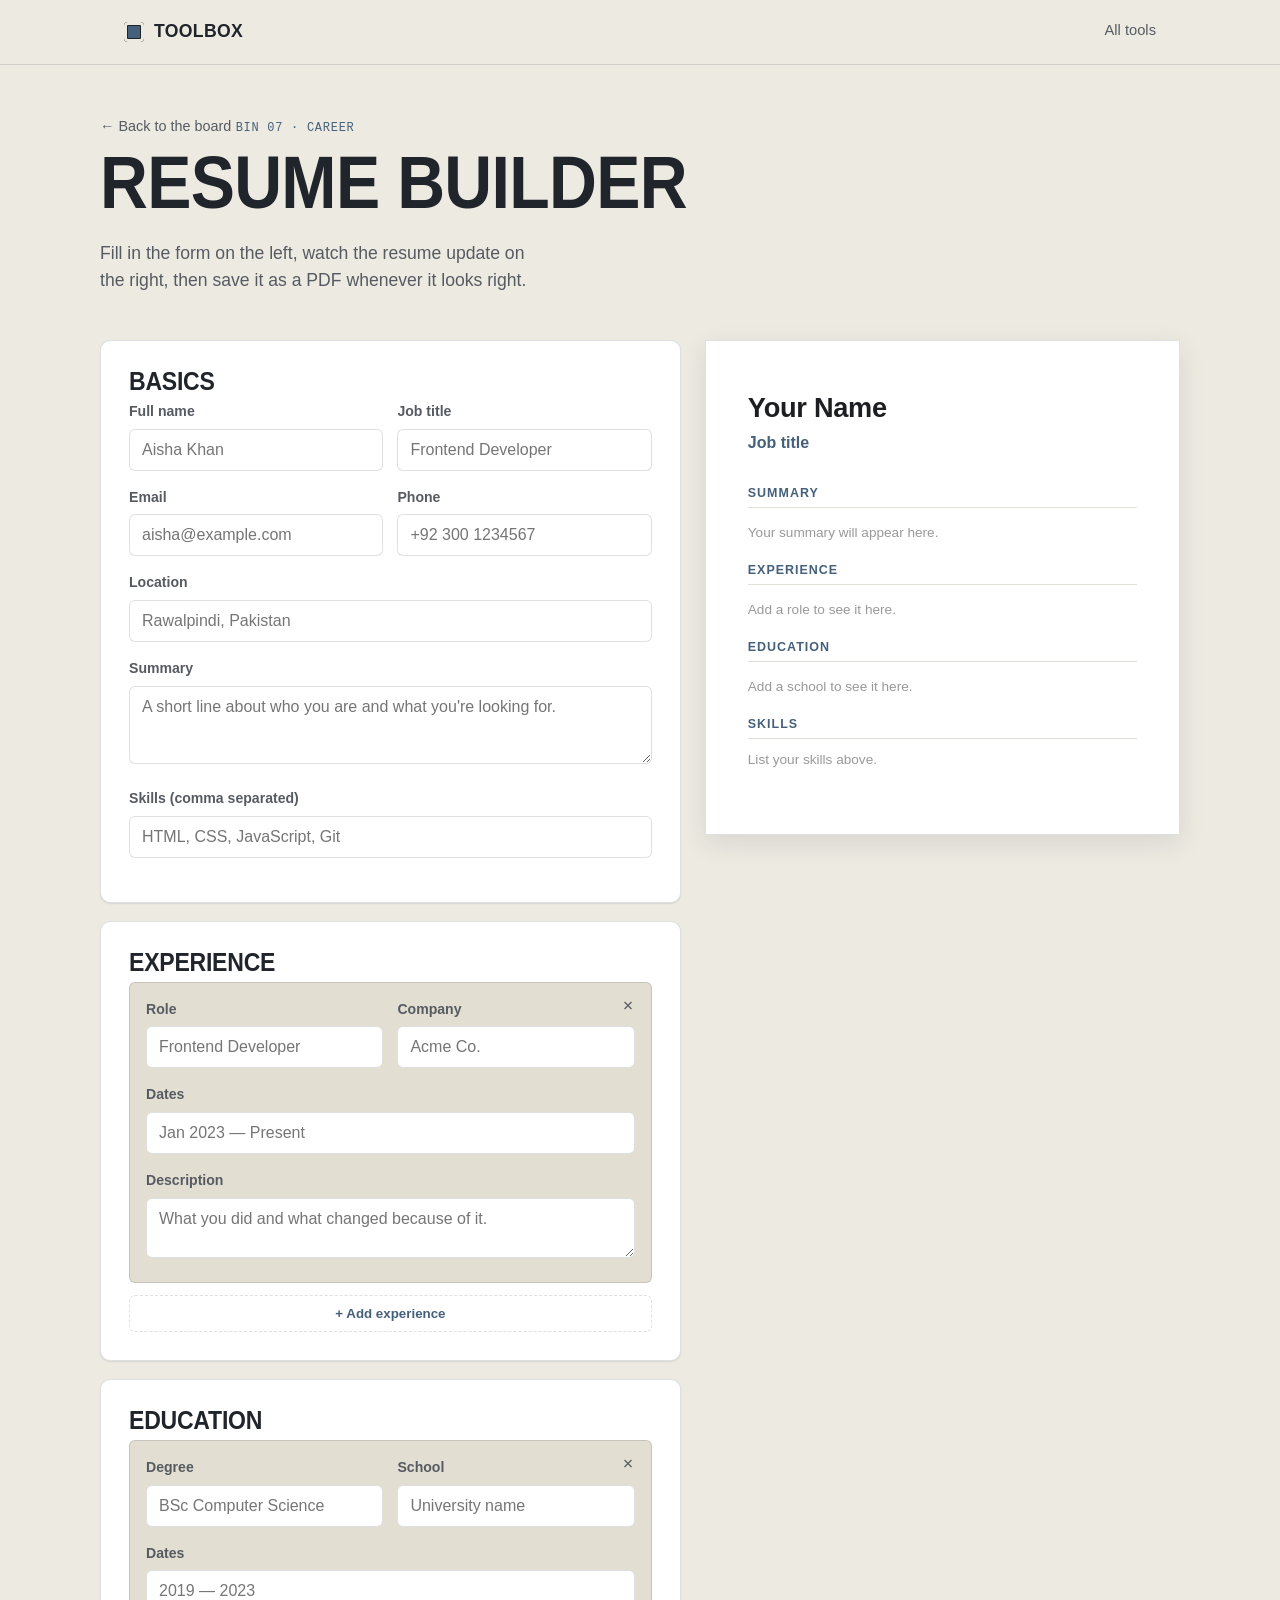
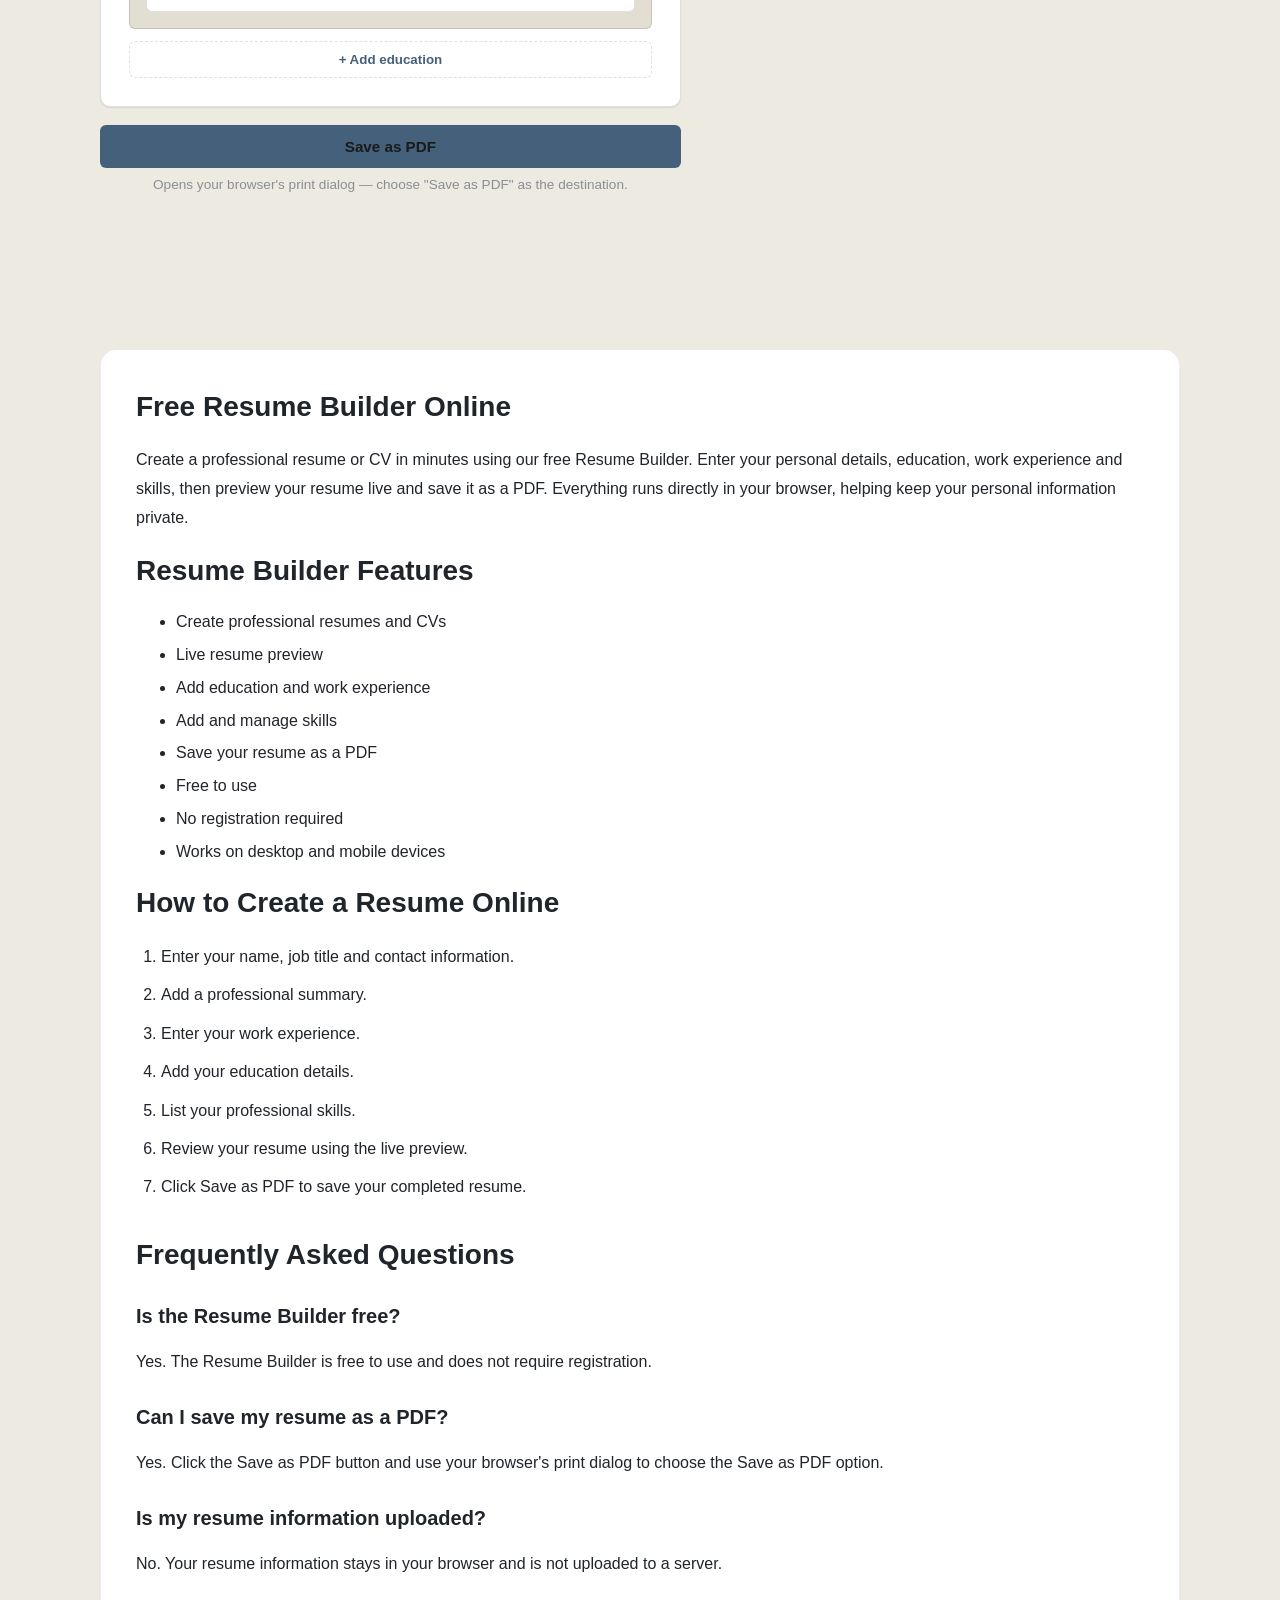
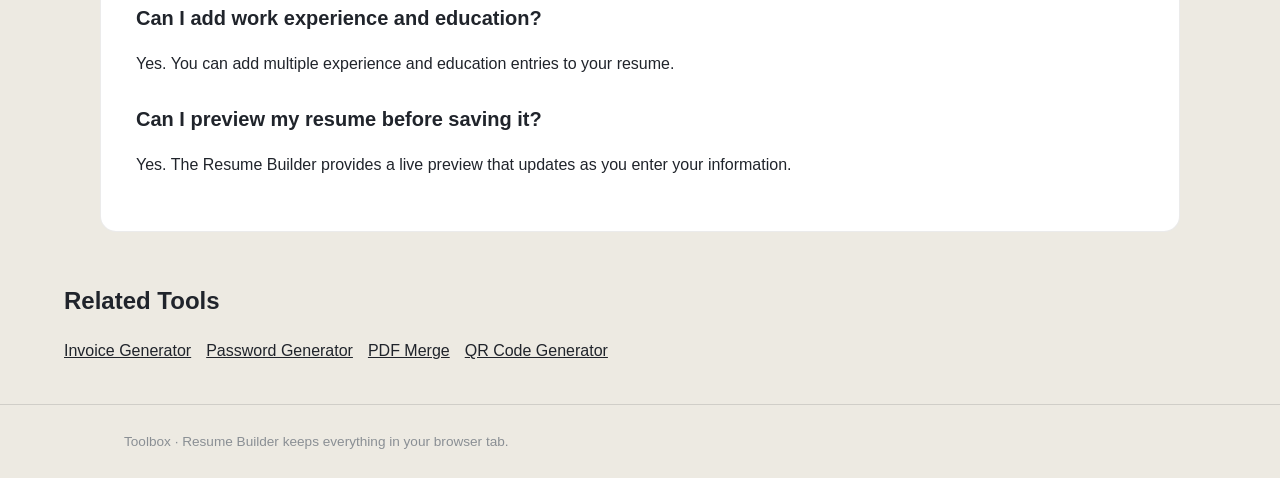
<file: tools/resume-builder.html>
<!DOCTYPE html>
<html lang="en">
<head>
<meta charset="UTF-8">
<meta name="viewport" content="width=device-width, initial-scale=1.0">

<title>Free Resume Builder - Create Professional CV Online</title>

<meta name="description" content="Create a professional resume and CV online for free. Add your experience, education and skills, preview your resume live and save it as a PDF.">

<meta name="keywords" content="resume builder, free resume builder, CV maker, online CV builder, professional resume generator, free CV maker, resume creator">

<meta name="author" content="Free Tools Website">

<meta name="robots" content="index,follow">

<link rel="icon" type="image/png" href="../assets/images/favicon.png">

<link rel="canonical" href="https://free-tools-website-seven.vercel.app/tools/resume-builder.html">

<link rel="stylesheet" href="../assets/css/style.css">

<style>
:root {
  --accent: var(--bin-resume);
}
</style>

<!-- Google tag (gtag.js) -->
<script async src="https://www.googletagmanager.com/gtag/js?id=G-SJSGZB5MN9"></script>

<script>
  window.dataLayer = window.dataLayer || [];

  function gtag() {
    dataLayer.push(arguments);
  }

  gtag('js', new Date());

  gtag('config', 'G-SJSGZB5MN9');
</script>

<!-- Open Graph -->
<meta property="og:title" content="Free Resume Builder - Create Professional CV Online">

<meta property="og:description" content="Create professional resumes and CVs online for free. Add your experience, education and skills and save your resume as a PDF.">

<meta property="og:type" content="website">

<meta property="og:url" content="https://free-tools-website-seven.vercel.app/tools/resume-builder.html">

<meta property="og:image" content="https://free-tools-website-seven.vercel.app/assets/images/preview.png">

<!-- Twitter -->
<meta name="twitter:card" content="summary_large_image">

<meta name="twitter:title" content="Free Resume Builder">

<meta name="twitter:description" content="Build a professional resume online for free and save it as a PDF.">

<meta name="twitter:image" content="https://free-tools-website-seven.vercel.app/assets/images/preview.png">

<!-- Structured Data -->
<script type="application/ld+json">
{
  "@context": "https://schema.org",
  "@type": "WebApplication",
  "name": "Free Resume Builder",
  "url": "https://free-tools-website-seven.vercel.app/tools/resume-builder.html",
  "description": "Free online resume builder for creating professional resumes and CVs.",
  "applicationCategory": "BusinessApplication",
  "operatingSystem": "Any",
  "offers": {
    "@type": "Offer",
    "price": "0",
    "priceCurrency": "USD"
  }
}
</script>

</head>
<body>

<header class="site-header">
  <div class="wrap">
    <a class="logo" href="../index.html"><span class="logo-mark" aria-hidden="true"></span>Toolbox</a>
    <nav class="site-nav" aria-label="Primary"><a href="../index.html#tools">All tools</a></nav>
  </div>
</header>

<main>
  <section class="wrap tool-hero">
    <a class="back-link" href="../index.html">&larr; Back to the board</a>
    <p class="bin-tag" style="margin-top:14px;">Bin 07 &middot; Career</p>
    <h1 class="display display--sm">Resume Builder</h1>
    <p class="lede">Fill in the form on the left, watch the resume update on the right, then save it as a PDF whenever it looks right.</p>
  </section>

  <section class="wrap tool-body">
    <div class="tool-grid">
      <div>
        <div class="panel">
          <h3 class="display display--xs">Basics</h3>
          <div class="field-row">
            <div class="field"><label for="rName">Full name</label><input type="text" id="rName" placeholder="Aisha Khan"></div>
            <div class="field"><label for="rTitle">Job title</label><input type="text" id="rTitle" placeholder="Frontend Developer"></div>
          </div>
          <div class="field-row">
            <div class="field"><label for="rEmail">Email</label><input type="text" id="rEmail" placeholder="aisha@example.com"></div>
            <div class="field"><label for="rPhone">Phone</label><input type="text" id="rPhone" placeholder="+92 300 1234567"></div>
          </div>
          <div class="field"><label for="rLocation">Location</label><input type="text" id="rLocation" placeholder="Rawalpindi, Pakistan"></div>
          <div class="field"><label for="rSummary">Summary</label><textarea id="rSummary" rows="3" placeholder="A short line about who you are and what you're looking for."></textarea></div>
          <div class="field"><label for="rSkills">Skills (comma separated)</label><input type="text" id="rSkills" placeholder="HTML, CSS, JavaScript, Git"></div>
        </div>

        <div class="panel" style="margin-top:18px;">
          <h3 class="display display--xs">Experience</h3>
          <div id="expList"></div>
          <button type="button" class="add-item-btn" id="addExp">+ Add experience</button>
        </div>

        <div class="panel" style="margin-top:18px;">
          <h3 class="display display--xs">Education</h3>
          <div id="eduList"></div>
          <button type="button" class="add-item-btn" id="addEdu">+ Add education</button>
        </div>

        <button class="btn btn--accent" id="downloadBtn" style="width:100%;margin-top:18px;">Save as PDF</button>
        <p class="hint" style="text-align:center;">Opens your browser's print dialog — choose "Save as PDF" as the destination.</p>
      </div>

      <div class="preview-sticky">
        <div class="doc-page" id="printArea">
          <p class="r-name" id="pName">Your Name</p>
          <p class="r-title" id="pTitle">Job title</p>
          <div class="r-contact" id="pContact"></div>

          <div class="r-section" id="summarySection">
            <h4>Summary</h4>
            <p id="pSummary" class="r-empty">Your summary will appear here.</p>
          </div>

          <div class="r-section">
            <h4>Experience</h4>
            <div id="pExp"><p class="r-empty">Add a role to see it here.</p></div>
          </div>

          <div class="r-section">
            <h4>Education</h4>
            <div id="pEdu"><p class="r-empty">Add a school to see it here.</p></div>
          </div>

          <div class="r-section">
            <h4>Skills</h4>
            <div class="r-skills" id="pSkills"><span class="r-empty">List your skills above.</span></div>
          </div>
        </div>
      </div>
    </div>
  </section>
</main>

<div id="printClone" aria-hidden="true"></div>

<section class="seo-content wrap">

  <h2>Free Resume Builder Online</h2>

  <p>
    Create a professional resume or CV in minutes using our free Resume
    Builder. Enter your personal details, education, work experience and
    skills, then preview your resume live and save it as a PDF. Everything
    runs directly in your browser, helping keep your personal information
    private.
  </p>

  <h2>Resume Builder Features</h2>

  <ul>
    <li>Create professional resumes and CVs</li>
    <li>Live resume preview</li>
    <li>Add education and work experience</li>
    <li>Add and manage skills</li>
    <li>Save your resume as a PDF</li>
    <li>Free to use</li>
    <li>No registration required</li>
    <li>Works on desktop and mobile devices</li>
  </ul>

  <h2>How to Create a Resume Online</h2>

  <ol>
    <li>Enter your name, job title and contact information.</li>
    <li>Add a professional summary.</li>
    <li>Enter your work experience.</li>
    <li>Add your education details.</li>
    <li>List your professional skills.</li>
    <li>Review your resume using the live preview.</li>
    <li>Click Save as PDF to save your completed resume.</li>
  </ol>

  <h2>Frequently Asked Questions</h2>

  <h3>Is the Resume Builder free?</h3>

  <p>
    Yes. The Resume Builder is free to use and does not require registration.
  </p>

  <h3>Can I save my resume as a PDF?</h3>

  <p>
    Yes. Click the Save as PDF button and use your browser's print dialog to
    choose the Save as PDF option.
  </p>

  <h3>Is my resume information uploaded?</h3>

  <p>
    No. Your resume information stays in your browser and is not uploaded
    to a server.
  </p>

  <h3>Can I add work experience and education?</h3>

  <p>
    Yes. You can add multiple experience and education entries to your resume.
  </p>

  <h3>Can I preview my resume before saving it?</h3>

  <p>
    Yes. The Resume Builder provides a live preview that updates as you enter
    your information.
  </p>

</section>

<section class="related-tools wrap">

  <h2>Related Tools</h2>

  <ul>
    <li>
      <a href="invoice-generator.html">Invoice Generator</a>
    </li>

    <li>
      <a href="password-generator.html">Password Generator</a>
    </li>

    <li>
      <a href="pdf-merge.html">PDF Merge</a>
    </li>

    <li>
      <a href="qr-generator.html">QR Code Generator</a>
    </li>
  </ul>

</section>

<footer class="site-footer">
  <div class="wrap">
    <p>
      Toolbox &middot; Resume Builder keeps everything in your browser tab.
    </p>
  </div>
</footer>

<script src="../assets/js/resume-builder.js" defer></script>
</body>
</html>
</file>
<file: assets/css/style.css>
/* =========================================================
   TOOLBOX — shared design system
   One stylesheet, cached across every page for fast navigation.
   ========================================================= */

:root{
  /* -- palette -- */
  --paper:      #EDEAE2;
  --paper-dim:  #E2DED2;
  --paper-line: rgba(32,36,43,0.14);
  --ink:        #20242B;
  --ink-soft:   #565B62;
  --ink-faint:  #8A8F94;

  /* tool bin accents (pegboard labels) */
  --bin-image:    #C9973E;
  --bin-pdf:      #2F6F6A;
  --bin-qr:       #3A5A9B;
  --bin-age:      #B54B34;
  --bin-bmi:      #74812F;
  --bin-password: #7A4B8C;
  --bin-resume:   #45607A;
  --bin-invoice:  #A9762E;

  --accent: var(--bin-image);

  --radius: 10px;
  --radius-sm: 6px;
  --shadow-1: 0 1px 2px rgba(32,36,43,0.06), 0 1px 1px rgba(32,36,43,0.04);
  --shadow-2: 0 8px 24px rgba(32,36,43,0.10);

  --font-display: -apple-system, "Segoe UI", "Helvetica Neue", Arial, sans-serif;
  --font-body: -apple-system, BlinkMacSystemFont, "Segoe UI", Roboto, Helvetica, Arial, sans-serif;
  --font-mono: ui-monospace, "SF Mono", "Cascadia Mono", "Roboto Mono", Consolas, monospace;
}

*, *::before, *::after{ box-sizing: border-box; }

html{ scroll-behavior: smooth; }

@media (prefers-reduced-motion: reduce){
  html{ scroll-behavior: auto; }
  *, *::before, *::after{
    animation-duration: 0.001ms !important;
    animation-iteration-count: 1 !important;
    transition-duration: 0.001ms !important;
  }
}

body{
  margin: 0;
  background: var(--paper);
  color: var(--ink);
  font-family: var(--font-body);
  font-size: 16px;
  line-height: 1.55;
  -webkit-font-smoothing: antialiased;
}

.wrap{
  max-width: 1080px;
  margin: 0 auto;
  padding: 0 24px;
}

a{ color: inherit; }

img, svg{ display: block; max-width: 100%; }

/* -- focus states -- */
a:focus-visible, button:focus-visible, input:focus-visible,
select:focus-visible, textarea:focus-visible, [tabindex]:focus-visible{
  outline: 3px solid var(--accent);
  outline-offset: 2px;
  border-radius: 3px;
}

/* =========================================================
   Typography
   ========================================================= */

.display{
  font-family: var(--font-display);
  font-weight: 800;
  text-transform: uppercase;
  letter-spacing: -0.01em;
  line-height: 0.95;
  transform: scaleX(0.9);
  transform-origin: left center;
  margin: 0 0 0.3em;
  color: var(--ink);
}
h1.display{ font-size: clamp(2.6rem, 6vw, 4.6rem); }
.display--sm{ font-size: clamp(1.6rem, 3.4vw, 2.4rem); }
.display--xs{ font-size: clamp(1.25rem, 2.4vw, 1.6rem); }

.eyebrow{
  font-family: var(--font-mono);
  font-size: 0.78rem;
  letter-spacing: 0.06em;
  text-transform: uppercase;
  color: var(--ink-soft);
  margin: 0 0 0.9em;
}

.lede{
  font-size: 1.1rem;
  color: var(--ink-soft);
  max-width: 46ch;
}

/* =========================================================
   Header / Nav
   ========================================================= */

.site-header{
  position: sticky;
  top: 0;
  z-index: 20;
  background: rgba(237,234,226,0.92);
  backdrop-filter: saturate(140%) blur(6px);
  border-bottom: 1px solid var(--paper-line);
}
.site-header .wrap{
  display: flex;
  align-items: center;
  justify-content: space-between;
  height: 64px;
}
.logo{
  display: flex;
  align-items: center;
  gap: 10px;
  font-family: var(--font-display);
  font-weight: 800;
  text-transform: uppercase;
  letter-spacing: 0.02em;
  font-size: 1.1rem;
  text-decoration: none;
}
.logo-mark{
  width: 20px; height: 20px;
  border-radius: 4px;
  background: var(--accent);
  box-shadow: inset 0 0 0 3px var(--paper), inset 0 0 0 4px var(--ink);
}
.site-nav{ display: flex; gap: 22px; }
.site-nav a{
  text-decoration: none;
  font-size: 0.92rem;
  color: var(--ink-soft);
  border-bottom: 2px solid transparent;
  padding-bottom: 2px;
}
.site-nav a:hover{ color: var(--ink); border-color: var(--accent); }

.back-link{
  display: inline-flex;
  align-items: center;
  gap: 6px;
  text-decoration: none;
  font-size: 0.9rem;
  color: var(--ink-soft);
}
.back-link:hover{ color: var(--ink); }

/* =========================================================
   Buttons / form controls (shared across tools)
   ========================================================= */

.btn{
  display: inline-flex;
  align-items: center;
  justify-content: center;
  gap: 8px;
  font-family: var(--font-body);
  font-weight: 600;
  font-size: 0.95rem;
  padding: 12px 20px;
  border-radius: var(--radius-sm);
  border: 1px solid transparent;
  cursor: pointer;
  text-decoration: none;
  transition: transform 0.12s ease, background 0.15s ease, border-color 0.15s ease;
}
.btn:active{ transform: translateY(1px); }

.btn--primary{
  background: var(--ink);
  color: var(--paper);
}
.btn--primary:hover{ background: #000; }

.btn--accent{
  background: var(--accent);
  color: #1a1a1a;
}
.btn--accent:hover{ filter: brightness(1.06); }

.btn--ghost{
  background: transparent;
  border-color: var(--paper-line);
  color: var(--ink);
}
.btn--ghost:hover{ border-color: var(--ink-soft); }

.btn[disabled]{ opacity: 0.45; cursor: not-allowed; }

label{ font-size: 0.88rem; font-weight: 600; color: var(--ink-soft); display: block; margin-bottom: 6px; }

input[type="text"], input[type="number"], input[type="date"],
input[type="email"], input[type="tel"], select, textarea{
  width: 100%;
  font-family: var(--font-body);
  font-size: 1rem;
  padding: 11px 12px;
  border-radius: var(--radius-sm);
  border: 1px solid var(--paper-line);
  background: #fff;
  color: var(--ink);
}
textarea{ resize: vertical; }

input[type="range"]{
  width: 100%;
  accent-color: var(--accent);
}

.field{ margin-bottom: 16px; }
.field-row{ display: flex; gap: 14px; flex-wrap: wrap; }
.field-row > .field{ flex: 1 1 160px; }

.checkbox{
  display: flex;
  align-items: center;
  gap: 8px;
  font-weight: 500;
  color: var(--ink);
  cursor: pointer;
}
.checkbox input{ width: 16px; height: 16px; accent-color: var(--accent); }

/* =========================================================
   Card / panel primitives
   ========================================================= */

.panel{
  background: #fff;
  border: 1px solid var(--paper-line);
  border-radius: var(--radius);
  box-shadow: var(--shadow-1);
  padding: 28px;
}

/* =========================================================
   Home page — pegboard hero + tool grid
   ========================================================= */

.pegboard{
  background-image: radial-gradient(var(--paper-line) 1.4px, transparent 1.4px);
  background-size: 26px 26px;
  border-bottom: 1px solid var(--paper-line);
}

.home-hero{
  padding: 84px 0 64px;
}

.home-hero .lede{ margin-bottom: 34px; }

.trust-row{
  display: flex;
  gap: 26px;
  flex-wrap: wrap;
  font-family: var(--font-mono);
  font-size: 0.82rem;
  color: var(--ink-soft);
}
.trust-row span{ display: flex; align-items: center; gap: 8px; }
.trust-row span::before{
  content: "";
  width: 6px; height: 6px;
  border-radius: 50%;
  background: var(--bin-bmi);
}

.tools-section{ padding: 56px 0 90px; }

.tools-grid{
  display: grid;
  grid-template-columns: repeat(auto-fill, minmax(240px, 1fr));
  gap: 18px;
  margin-top: 30px;
  list-style: none;
  padding: 0;
}

.tool-card{
  --bin: var(--accent);
  position: relative;
  display: block;
  background: #fff;
  border: 1px solid var(--paper-line);
  border-radius: var(--radius);
  padding: 22px 20px 20px;
  text-decoration: none;
  color: var(--ink);
  box-shadow: var(--shadow-1);
  transition: transform 0.16s ease, box-shadow 0.16s ease, border-color 0.16s ease;
}
.tool-card:hover, .tool-card:focus-visible{
  transform: translateY(-3px);
  box-shadow: var(--shadow-2);
  border-color: var(--bin);
}
.tool-card::before{
  /* peg hole */
  content: "";
  position: absolute;
  top: -7px; left: 24px;
  width: 12px; height: 12px;
  border-radius: 50%;
  background: var(--paper);
  border: 2px solid var(--ink);
}
.tool-card .icon{
  width: 38px; height: 38px;
  border-radius: 8px;
  background: var(--bin);
  display: flex;
  align-items: center;
  justify-content: center;
  margin-bottom: 16px;
}
.tool-card .icon svg{ width: 20px; height: 20px; stroke: #fff; fill: none; stroke-width: 1.8; }
.tool-card h3{
  margin: 0 0 6px;
  font-size: 1.08rem;
  font-weight: 700;
}
.tool-card p{
  margin: 0 0 14px;
  font-size: 0.9rem;
  color: var(--ink-soft);
}
.tool-card .bin-tag{
  display: inline-flex;
  align-items: center;
  gap: 6px;
  font-family: var(--font-mono);
  font-size: 0.72rem;
  text-transform: uppercase;
  letter-spacing: 0.05em;
  color: var(--bin);
}
.tool-card .bin-tag::before{
  content: "";
  width: 8px; height: 8px;
  background: var(--bin);
  border-radius: 2px;
}

.tool-card--image    { --bin: var(--bin-image); }
.tool-card--pdf      { --bin: var(--bin-pdf); }
.tool-card--qr       { --bin: var(--bin-qr); }
.tool-card--age      { --bin: var(--bin-age); }
.tool-card--bmi      { --bin: var(--bin-bmi); }
.tool-card--password { --bin: var(--bin-password); }
.tool-card--resume   { --bin: var(--bin-resume); }
.tool-card--invoice  { --bin: var(--bin-invoice); }

/* =========================================================
   Tool page shell
   ========================================================= */

.tool-hero{
  padding: 40px 0 8px;
}
.tool-hero .bin-tag{
  font-family: var(--font-mono);
  font-size: 0.75rem;
  text-transform: uppercase;
  letter-spacing: 0.06em;
  color: var(--accent);
  display: inline-block;
  margin-bottom: 10px;
}

.tool-body{ padding: 20px 0 90px; }

.tool-grid{
  display: grid;
  grid-template-columns: 1.1fr 0.9fr;
  gap: 24px;
  align-items: start;
}
@media (max-width: 780px){
  .tool-grid{ grid-template-columns: 1fr; }
}

.hint{ font-size: 0.85rem; color: var(--ink-faint); margin-top: 6px; }

/* =========================================================
   Footer
   ========================================================= */

.site-footer{
  border-top: 1px solid var(--paper-line);
  padding: 26px 0;
}
.site-footer p{
  margin: 0;
  font-size: 0.85rem;
  color: var(--ink-faint);
}

/* =========================================================
   Misc utility
   ========================================================= */

.visually-hidden{
  position: absolute; width: 1px; height: 1px;
  padding: 0; margin: -1px; overflow: hidden;
  clip: rect(0,0,0,0); white-space: nowrap; border: 0;
}

.badge{
  display: inline-flex;
  align-items: center;
  gap: 6px;
  font-family: var(--font-mono);
  font-size: 0.78rem;
  padding: 4px 10px;
  border-radius: 999px;
  background: var(--paper-dim);
  color: var(--ink-soft);
}

/* =========================================================
   TOOL: Image Compressor
   ========================================================= */

.drop-zone{
  position: relative;
  background: #fff;
  border: 2px dashed var(--paper-line);
  border-radius: var(--radius);
  padding: 28px 22px 22px;
  text-align: center;
  cursor: pointer;
  transition: border-color 0.15s ease, background 0.15s ease;
}
.drop-zone:hover, .drop-zone:focus-visible{ border-color: var(--accent); }
.drop-zone.is-dragover{ border-color: var(--accent); background: #FBF6EA; }

.press-illustration{ width: 100%; max-width: 300px; margin: 0 auto 6px; }
.press-illustration rect{ transition: y 0.4s ease, height 0.4s ease; }
.press-text{
  font-family: var(--font-mono);
  font-size: 13px;
  fill: var(--ink);
  font-weight: 700;
}
.drop-zone.is-pressing #plateTop{ y: 62; }
.drop-zone.is-pressing #plateBottom{ y: 138; }
.drop-zone.is-pressing #pressBlock{ y: 96; height: 24px; }
.drop-zone.is-pressing #pressLabel{ y: 112; }

.drop-label strong{ display: block; font-size: 1.02rem; }
.drop-label span{ display: block; font-size: 0.85rem; color: var(--ink-faint); margin-top: 4px; }

.controls{ margin-top: 20px; }
.control-row{ margin-bottom: 16px; }
.control-row label{ display: flex; justify-content: space-between; }
.control-row--split{ display: flex; gap: 16px; }
.control-row--split .field{ flex: 1; margin-bottom: 0; }

.results-head{
  display: flex;
  align-items: center;
  justify-content: space-between;
  flex-wrap: wrap;
  gap: 12px;
  margin-bottom: 18px;
}
.results-actions{ display: flex; align-items: center; gap: 10px; }
.saved-badge{
  font-family: var(--font-mono);
  font-size: 0.82rem;
  color: var(--bin-bmi);
  background: rgba(116,129,47,0.12);
  padding: 5px 10px;
  border-radius: 999px;
}

.file-list{ list-style: none; margin: 0; padding: 0; display: grid; gap: 12px; }
.file-row{
  display: grid;
  grid-template-columns: 56px 1fr auto auto;
  align-items: center;
  gap: 14px;
  background: #fff;
  border: 1px solid var(--paper-line);
  border-radius: var(--radius-sm);
  padding: 12px 14px;
}
.file-row .thumb{
  width: 56px; height: 56px;
  border-radius: 6px;
  object-fit: cover;
  background: var(--paper-dim);
}
.file-row .meta{ min-width: 0; }
.file-row .meta .name{ font-weight: 600; font-size: 0.92rem; white-space: nowrap; overflow: hidden; text-overflow: ellipsis; }
.file-row .meta .sizes{
  font-family: var(--font-mono);
  font-size: 0.8rem;
  color: var(--ink-soft);
  display: flex;
  align-items: center;
  gap: 8px;
  margin-top: 3px;
}
.file-row .meta .sizes .arrow{ color: var(--ink-faint); }
.file-row .meta .sizes .down{ color: var(--bin-bmi); font-weight: 700; }
.file-row .status{ font-family: var(--font-mono); font-size: 0.78rem; color: var(--ink-faint); }
.file-row .row-actions{ display: flex; gap: 8px; }
.file-row .row-actions button{
  background: transparent; border: 1px solid var(--paper-line);
  border-radius: 6px; width: 34px; height: 34px;
  cursor: pointer; display: flex; align-items: center; justify-content: center;
}
.file-row .row-actions button:hover{ border-color: var(--ink-soft); }
.file-row .row-actions svg{ width: 16px; height: 16px; stroke: var(--ink); fill: none; stroke-width: 1.8; }

@media (max-width: 560px){
  .file-row{ grid-template-columns: 44px 1fr; }
  .file-row .status, .file-row .row-actions{ grid-column: 2; }
}

/* =========================================================
   TOOL: PDF Merge
   ========================================================= */

.file-row .thumb-icon{
  width: 56px; height: 56px;
  border-radius: 6px;
  background: var(--paper-dim);
  display: flex; align-items: center; justify-content: center;
}
.file-row .thumb-icon svg{ width: 26px; height: 26px; stroke: var(--accent); fill: none; stroke-width: 1.6; }

.file-row .order-actions{ display: flex; flex-direction: column; gap: 4px; }
.file-row .order-actions button{
  background: transparent; border: 1px solid var(--paper-line);
  border-radius: 6px; width: 28px; height: 24px;
  cursor: pointer; display: flex; align-items: center; justify-content: center;
}
.file-row .order-actions button:disabled{ opacity: 0.3; cursor: not-allowed; }
.file-row .order-actions svg{ width: 14px; height: 14px; stroke: var(--ink); fill: none; stroke-width: 2; }

.pdf-file-row{
  display: grid;
  grid-template-columns: auto 56px 1fr auto;
  align-items: center;
  gap: 14px;
  background: #fff;
  border: 1px solid var(--paper-line);
  border-radius: var(--radius-sm);
  padding: 12px 14px;
}

.empty-state{
  text-align: center;
  padding: 30px 20px;
  color: var(--ink-faint);
  font-size: 0.92rem;
}

/* =========================================================
   TOOL: QR Code Generator
   ========================================================= */

.tabs{ display: flex; gap: 8px; margin-bottom: 20px; flex-wrap: wrap; }
.tab-btn{
  background: #fff;
  border: 1px solid var(--paper-line);
  border-radius: 999px;
  padding: 8px 16px;
  font-size: 0.85rem;
  font-weight: 600;
  cursor: pointer;
  color: var(--ink-soft);
}
.tab-btn.is-active{ background: var(--accent); color: #1a1a1a; border-color: var(--accent); }

.tab-panel{ display: none; }
.tab-panel.is-active{ display: block; }

.qr-preview{
  display: flex;
  flex-direction: column;
  align-items: center;
  gap: 16px;
  text-align: center;
}
.qr-preview #qrCanvasWrap{
  padding: 18px;
  background: #fff;
  border-radius: var(--radius-sm);
  border: 1px solid var(--paper-line);
  min-height: 216px;
  min-width: 216px;
  display: flex;
  align-items: center;
  justify-content: center;
}
.qr-preview #qrCanvasWrap img{ display:block; }
.color-fields{ display: flex; gap: 14px; }
.color-fields .field{ flex: 1; }
input[type="color"]{ padding: 3px; height: 42px; cursor: pointer; }

/* =========================================================
   TOOL: Age / BMI calculators — shared stat display
   ========================================================= */

.stat-hero{ text-align: center; padding: 10px 0 4px; }
.stat-hero .stat-value{
  font-family: var(--font-display);
  font-weight: 800;
  font-size: clamp(2.4rem, 6vw, 3.4rem);
  color: var(--accent);
  line-height: 1;
  transform: scaleX(0.92);
}
.stat-hero .stat-label{
  font-family: var(--font-mono);
  font-size: 0.82rem;
  color: var(--ink-soft);
  text-transform: uppercase;
  letter-spacing: 0.06em;
  margin-top: 6px;
}

.stat-grid{
  display: grid;
  grid-template-columns: repeat(3, 1fr);
  gap: 10px;
  margin-top: 22px;
}
.stat-tile{
  background: var(--paper-dim);
  border-radius: var(--radius-sm);
  padding: 14px 10px;
  text-align: center;
}
.stat-tile .n{ font-family: var(--font-mono); font-weight: 700; font-size: 1.3rem; }
.stat-tile .l{ font-size: 0.76rem; color: var(--ink-soft); margin-top: 2px; }

.bmi-scale{ margin-top: 24px; }
.bmi-bar{
  height: 10px;
  border-radius: 999px;
  background: linear-gradient(90deg, #6C8EB5 0 18%, var(--bin-bmi) 18% 40%, #E0A83E 40% 62%, var(--bin-invoice) 62% 80%, var(--bin-age) 80% 100%);
  position: relative;
  margin-bottom: 8px;
}
.bmi-marker{
  position: absolute;
  top: -5px;
  width: 3px; height: 20px;
  background: var(--ink);
  border-radius: 2px;
  transform: translateX(-50%);
  transition: left 0.3s ease;
}
.bmi-labels{ display: flex; justify-content: space-between; font-size: 0.72rem; color: var(--ink-faint); }

/* =========================================================
   TOOL: Password Generator
   ========================================================= */

.pw-output{
  display: flex;
  gap: 10px;
  align-items: center;
}
.pw-output input{
  font-family: var(--font-mono);
  font-size: 1.15rem;
  letter-spacing: 0.02em;
}
.pw-output button{
  flex-shrink: 0;
  width: 46px; height: 46px;
  border-radius: var(--radius-sm);
  border: 1px solid var(--paper-line);
  background: #fff;
  cursor: pointer;
  display: flex; align-items: center; justify-content: center;
}
.pw-output svg{ width: 20px; height: 20px; stroke: var(--ink); fill: none; stroke-width: 1.8; }

.strength-meter{ margin-top: 16px; }
.strength-bar{
  height: 8px;
  border-radius: 999px;
  background: var(--paper-dim);
  overflow: hidden;
}
.strength-bar > div{
  height: 100%;
  width: 0%;
  border-radius: 999px;
  background: var(--bin-age);
  transition: width 0.25s ease, background 0.25s ease;
}
.strength-label{ font-size: 0.8rem; color: var(--ink-soft); margin-top: 6px; }

/* =========================================================
   TOOL: Resume Builder
   ========================================================= */

.repeatable-item{
  border: 1px solid var(--paper-line);
  border-radius: var(--radius-sm);
  padding: 16px;
  margin-bottom: 12px;
  position: relative;
  background: var(--paper-dim);
}
.repeatable-item .remove-item{
  position: absolute; top: 10px; right: 10px;
  background: transparent; border: none; cursor: pointer;
  width: 26px; height: 26px; border-radius: 6px;
  display: flex; align-items: center; justify-content: center;
}
.repeatable-item .remove-item:hover{ background: rgba(0,0,0,0.06); }
.repeatable-item .remove-item svg{ width: 15px; height: 15px; stroke: var(--ink-soft); fill: none; stroke-width: 2; }

.add-item-btn{
  background: transparent;
  border: 1px dashed var(--paper-line);
  border-radius: var(--radius-sm);
  padding: 10px;
  width: 100%;
  cursor: pointer;
  font-weight: 600;
  color: var(--accent);
}
.add-item-btn:hover{ border-color: var(--accent); }

.doc-page{
  background: #fff;
  border: 1px solid var(--paper-line);
  box-shadow: var(--shadow-2);
  padding: 46px 42px;
  min-height: 400px;
  font-family: var(--font-body);
  color: #1c1e22;
}
.doc-page .r-name{ font-size: 1.7rem; font-weight: 800; margin: 0; letter-spacing: -0.01em; }
.doc-page .r-title{ font-size: 1rem; color: var(--accent); font-weight: 600; margin: 2px 0 10px; }
.doc-page .r-contact{ font-size: 0.82rem; color: #555; display: flex; flex-wrap: wrap; gap: 4px 14px; margin-bottom: 18px; }
.doc-page .r-section{ margin-bottom: 18px; }
.doc-page .r-section h4{
  font-size: 0.78rem; text-transform: uppercase; letter-spacing: 0.08em;
  color: var(--accent); border-bottom: 1px solid #e3e0d8; padding-bottom: 4px; margin: 0 0 10px;
}
.doc-page .r-entry{ margin-bottom: 10px; }
.doc-page .r-entry-head{ display: flex; justify-content: space-between; font-size: 0.92rem; font-weight: 700; }
.doc-page .r-entry-sub{ font-size: 0.84rem; color: #555; margin: 1px 0 4px; }
.doc-page .r-entry p{ font-size: 0.86rem; margin: 0; color: #333; }
.doc-page .r-skills{ display: flex; flex-wrap: wrap; gap: 6px; }
.doc-page .r-skill-pill{
  font-size: 0.78rem; padding: 3px 10px; border-radius: 999px;
  background: var(--paper-dim); color: #333;
}
.doc-page .r-empty{ color: #999; font-size: 0.85rem; }

.preview-sticky{ position: sticky; top: 84px; }

/* Print clone: a dedicated, top-level element that is the ONLY thing shown
   when printing. This avoids fragile "hide everything else" tricks (which
   leave hidden elements still reserving vertical space and produce extra
   blank pages) — on screen it stays display:none and is invisible. */
#printClone{ display: none; }

@media print{
  body > *:not(#printClone){ display: none !important; }
  #printClone{ display: block !important; }
  #printClone .doc-page{
    box-shadow: none !important;
    border: none !important;
    padding: 0 !important;
    min-height: auto !important;
  }
  @page{ margin: 14mm; }
}

/* =========================================================
   TOOL: Invoice Generator
   ========================================================= */

.line-item-row{
  display: grid;
  grid-template-columns: 1fr 70px 100px 100px 34px;
  gap: 8px;
  align-items: center;
  margin-bottom: 10px;
}
.line-item-row input{ padding: 9px 10px; font-size: 0.92rem; }
.line-item-row .amt{
  font-family: var(--font-mono);
  font-size: 0.88rem;
  text-align: right;
  color: var(--ink-soft);
}
.line-item-row .rm-line{
  background: transparent; border: none; cursor: pointer;
  width: 30px; height: 30px; display: flex; align-items: center; justify-content: center;
  border-radius: 6px;
}
.line-item-row .rm-line:hover{ background: rgba(0,0,0,0.06); }
.line-item-row .rm-line svg{ width: 15px; height: 15px; stroke: var(--ink-soft); fill: none; stroke-width: 2; }
.line-headers{
  display: grid;
  grid-template-columns: 1fr 70px 100px 100px 34px;
  gap: 8px;
  font-size: 0.72rem;
  text-transform: uppercase;
  letter-spacing: 0.05em;
  color: var(--ink-faint);
  margin-bottom: 8px;
}

.inv-head{ display: flex; justify-content: space-between; align-items: flex-start; gap: 20px; margin-bottom: 24px; }
.inv-head .inv-title{ font-size: 1.5rem; font-weight: 800; letter-spacing: -0.01em; }
.inv-meta{ font-size: 0.82rem; text-align: right; color: #555; }
.inv-parties{ display: flex; justify-content: space-between; gap: 20px; margin-bottom: 24px; }
.inv-parties h5{ font-size: 0.72rem; text-transform: uppercase; letter-spacing: 0.06em; color: var(--accent); margin: 0 0 4px; }
.inv-parties p{ font-size: 0.88rem; margin: 0; color: #333; white-space: pre-line; }
.inv-table{ width: 100%; border-collapse: collapse; font-size: 0.86rem; margin-bottom: 18px; }
.inv-table th{ text-align: left; font-size: 0.72rem; text-transform: uppercase; letter-spacing: 0.05em; color: #888; border-bottom: 1px solid #e3e0d8; padding: 0 6px 8px; }
.inv-table td{ padding: 8px 6px; border-bottom: 1px solid #f0eee8; color: #222; }
.inv-table td.num, .inv-table th.num{ text-align: right; }
.inv-totals{ margin-left: auto; width: 240px; }
.inv-totals div{ display: flex; justify-content: space-between; font-size: 0.88rem; padding: 5px 0; }
.inv-totals .grand{ font-weight: 800; font-size: 1.05rem; border-top: 1px solid #e3e0d8; margin-top: 4px; padding-top: 10px; }
.inv-notes{ margin-top: 22px; font-size: 0.82rem; color: #555; white-space: pre-line; }

.footer{
    margin-top:50px;
    padding:30px;
    text-align:center;
    background:#111;
}

.footer a{
    color:white;
    text-decoration:none;
    margin:0 12px;
}

.footer a:hover{
    color:#00bfff;
}

/* SEO Content Sections */
.seo-content {
  margin-top: 50px;
  margin-bottom: 50px;
  padding: 35px;
  background: var(--surface, #ffffff);
  border-radius: 16px;
  border: 1px solid rgba(0, 0, 0, 0.08);
}

.seo-content h2 {
  margin-top: 0;
  margin-bottom: 18px;
  font-size: 28px;
}

.seo-content h3 {
  margin-top: 25px;
  margin-bottom: 8px;
  font-size: 20px;
}

.seo-content p {
  line-height: 1.8;
  margin-bottom: 16px;
}

.seo-content ol {
  padding-left: 25px;
  line-height: 1.9;
  margin-bottom: 30px;
}

.seo-content li {
  margin-bottom: 8px;
}

.related-tools {
  display: block !important;
  width: 100% !important;
  max-width: 1200px;
  margin: 40px auto !important;
  clear: both;
}

.related-tools h2 {
  margin-bottom: 20px;
}

.related-tools ul {
  display: flex;
  flex-wrap: wrap;
  gap: 15px;
  list-style: none;
  padding: 0;
  margin: 0;
}

.related-tools li {
  display: block;
}

.related-tools a {
  display: inline-block;
}
</file>
